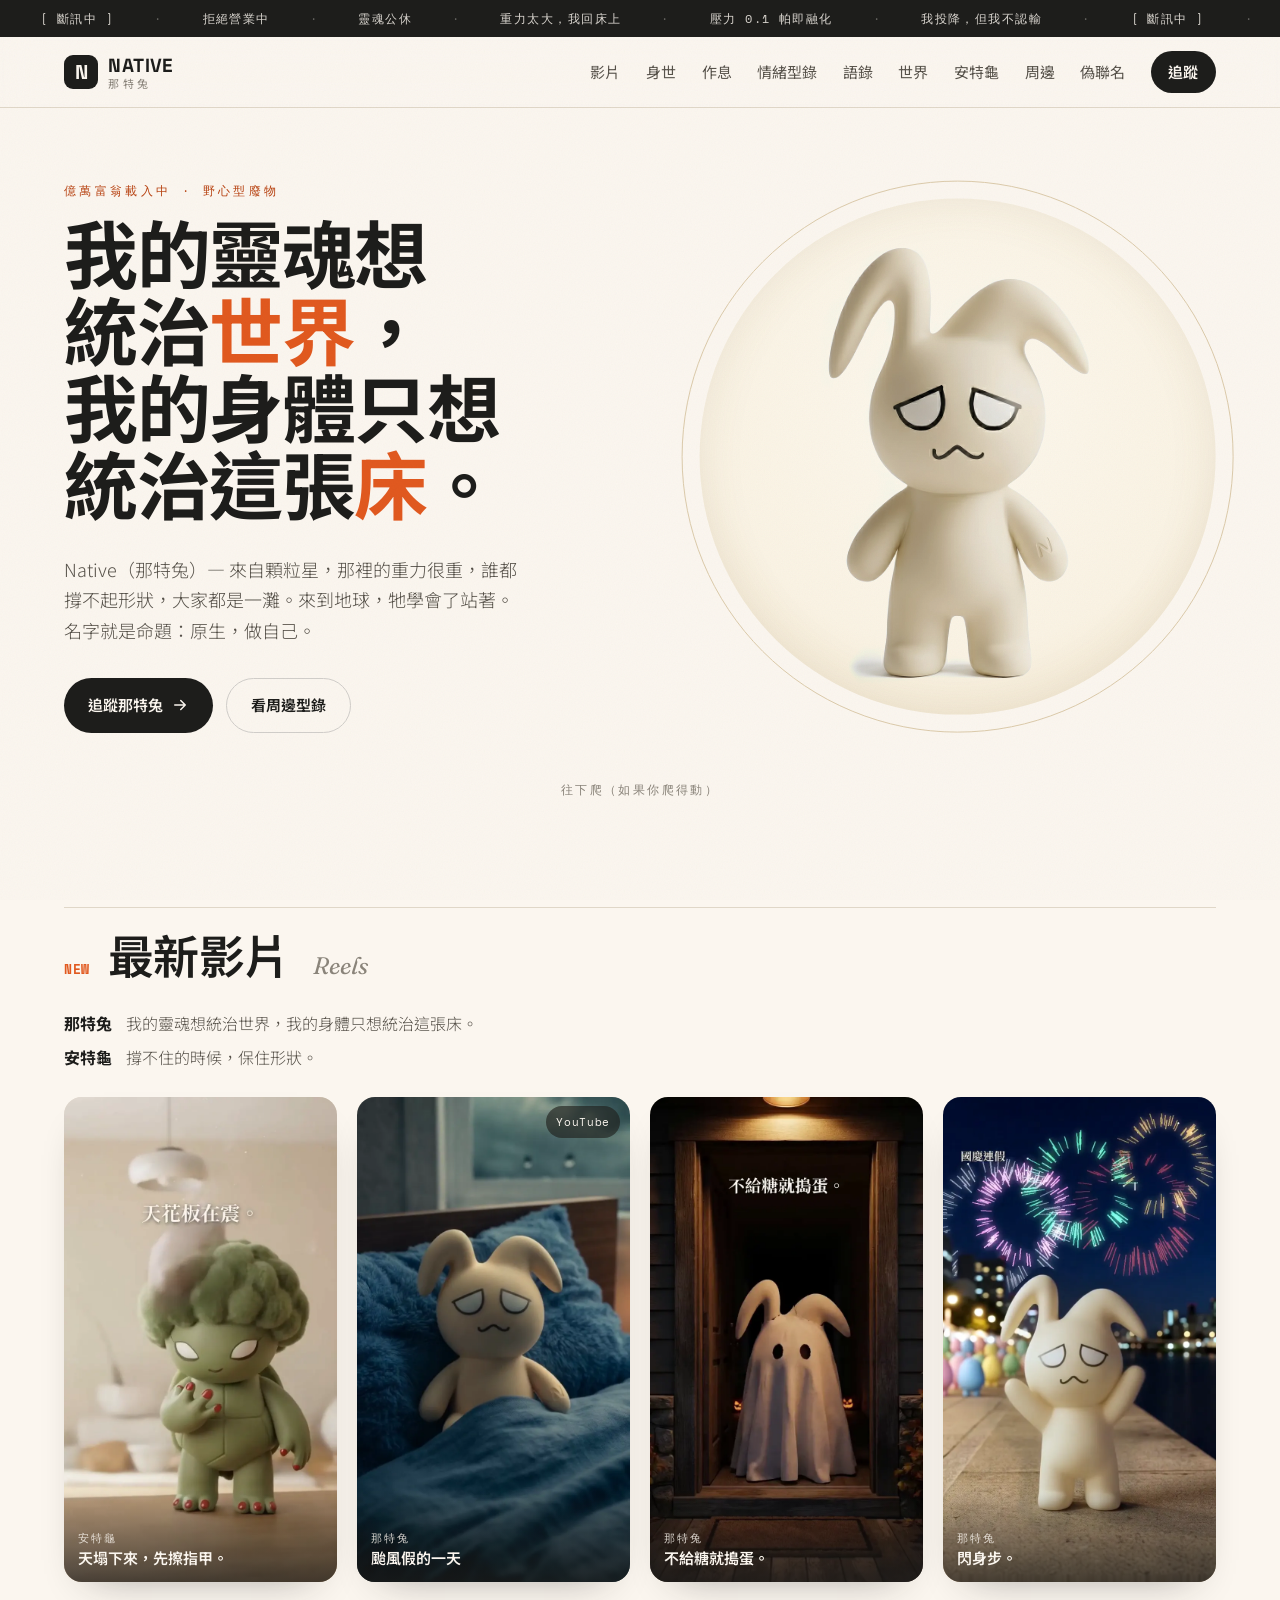
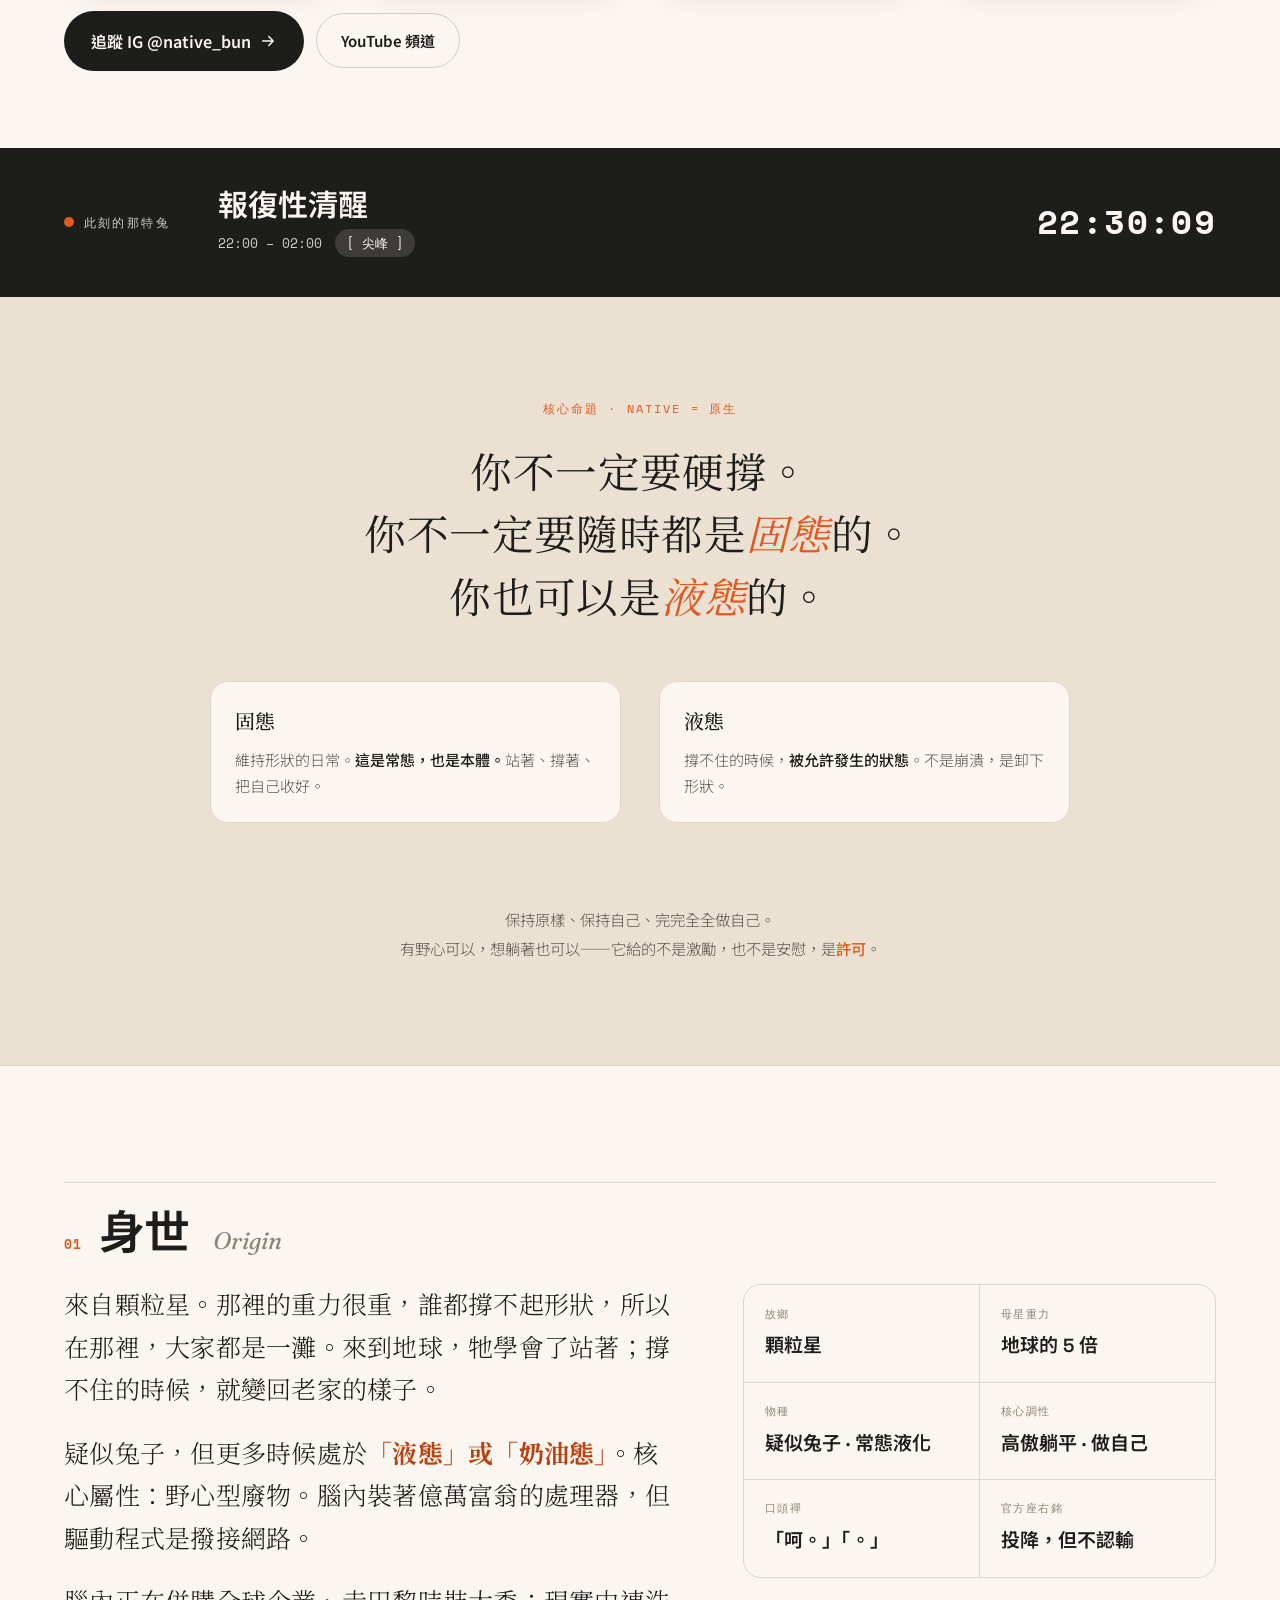
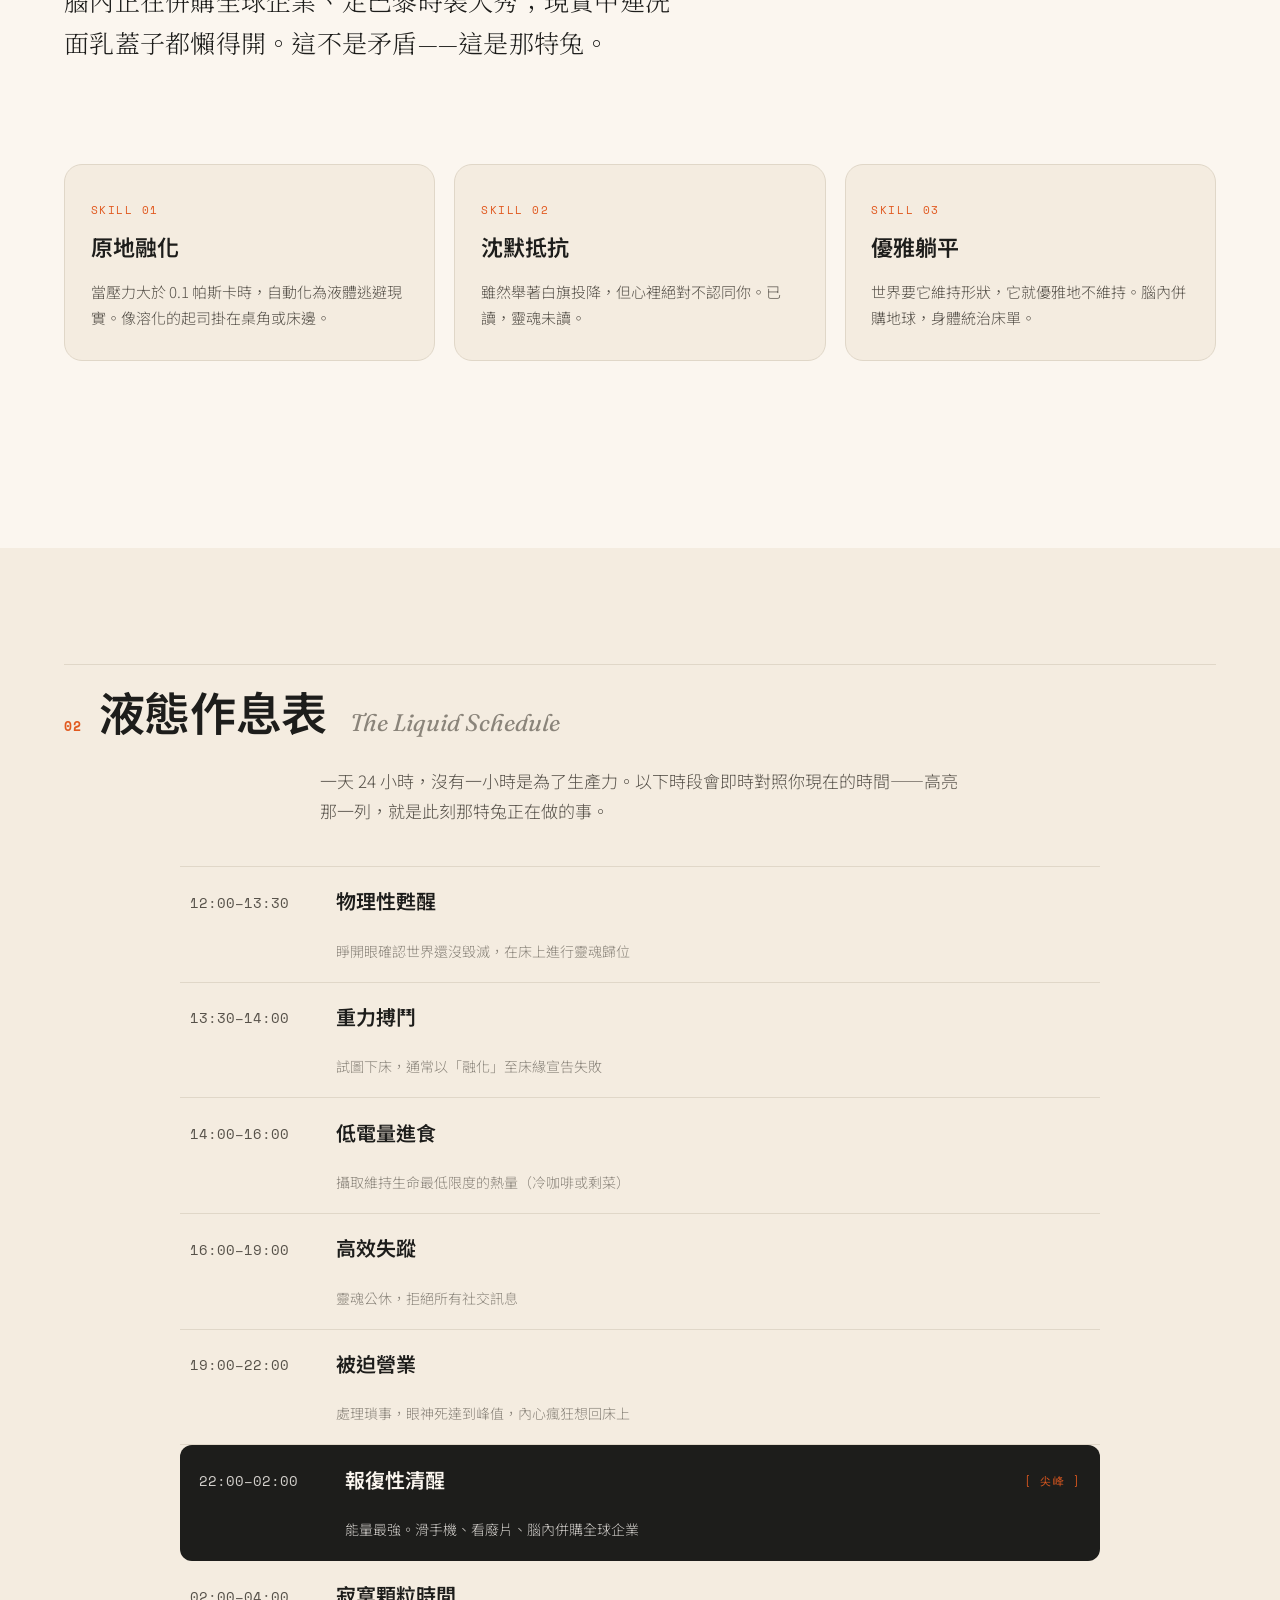
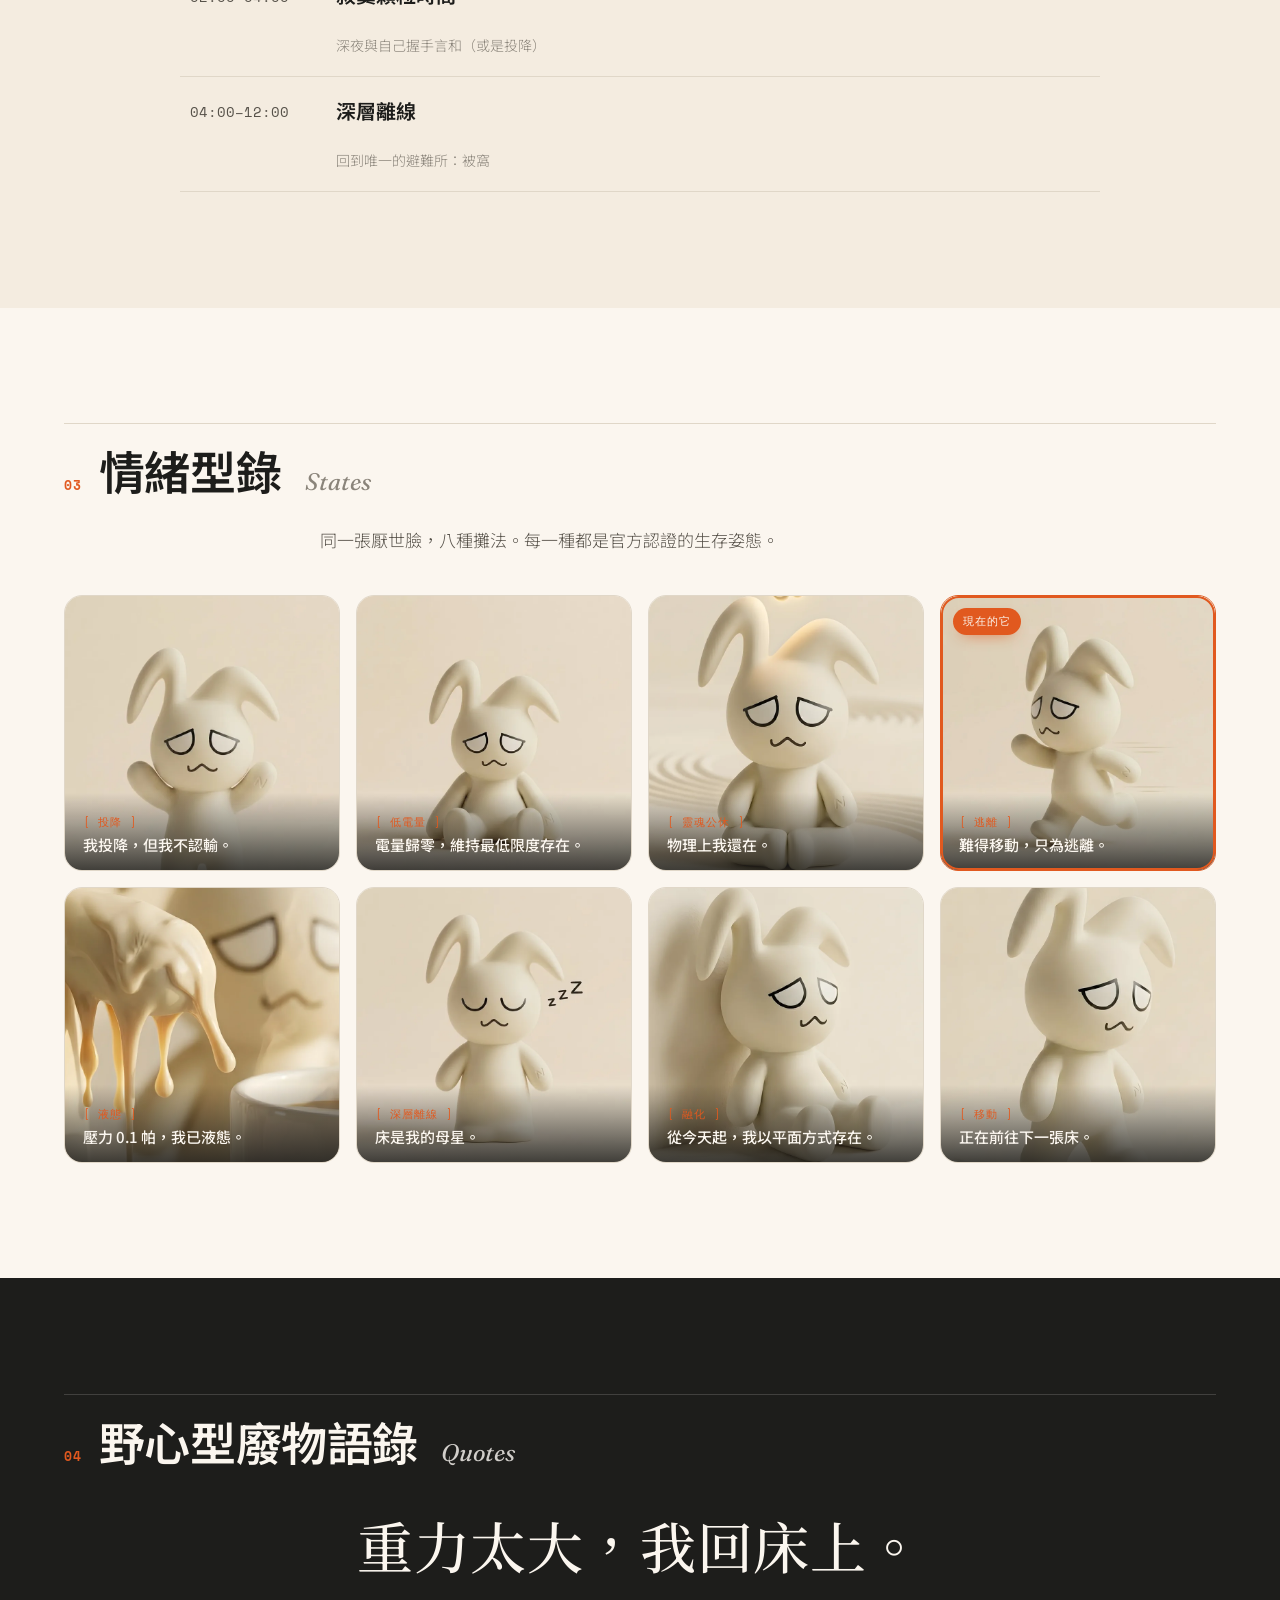
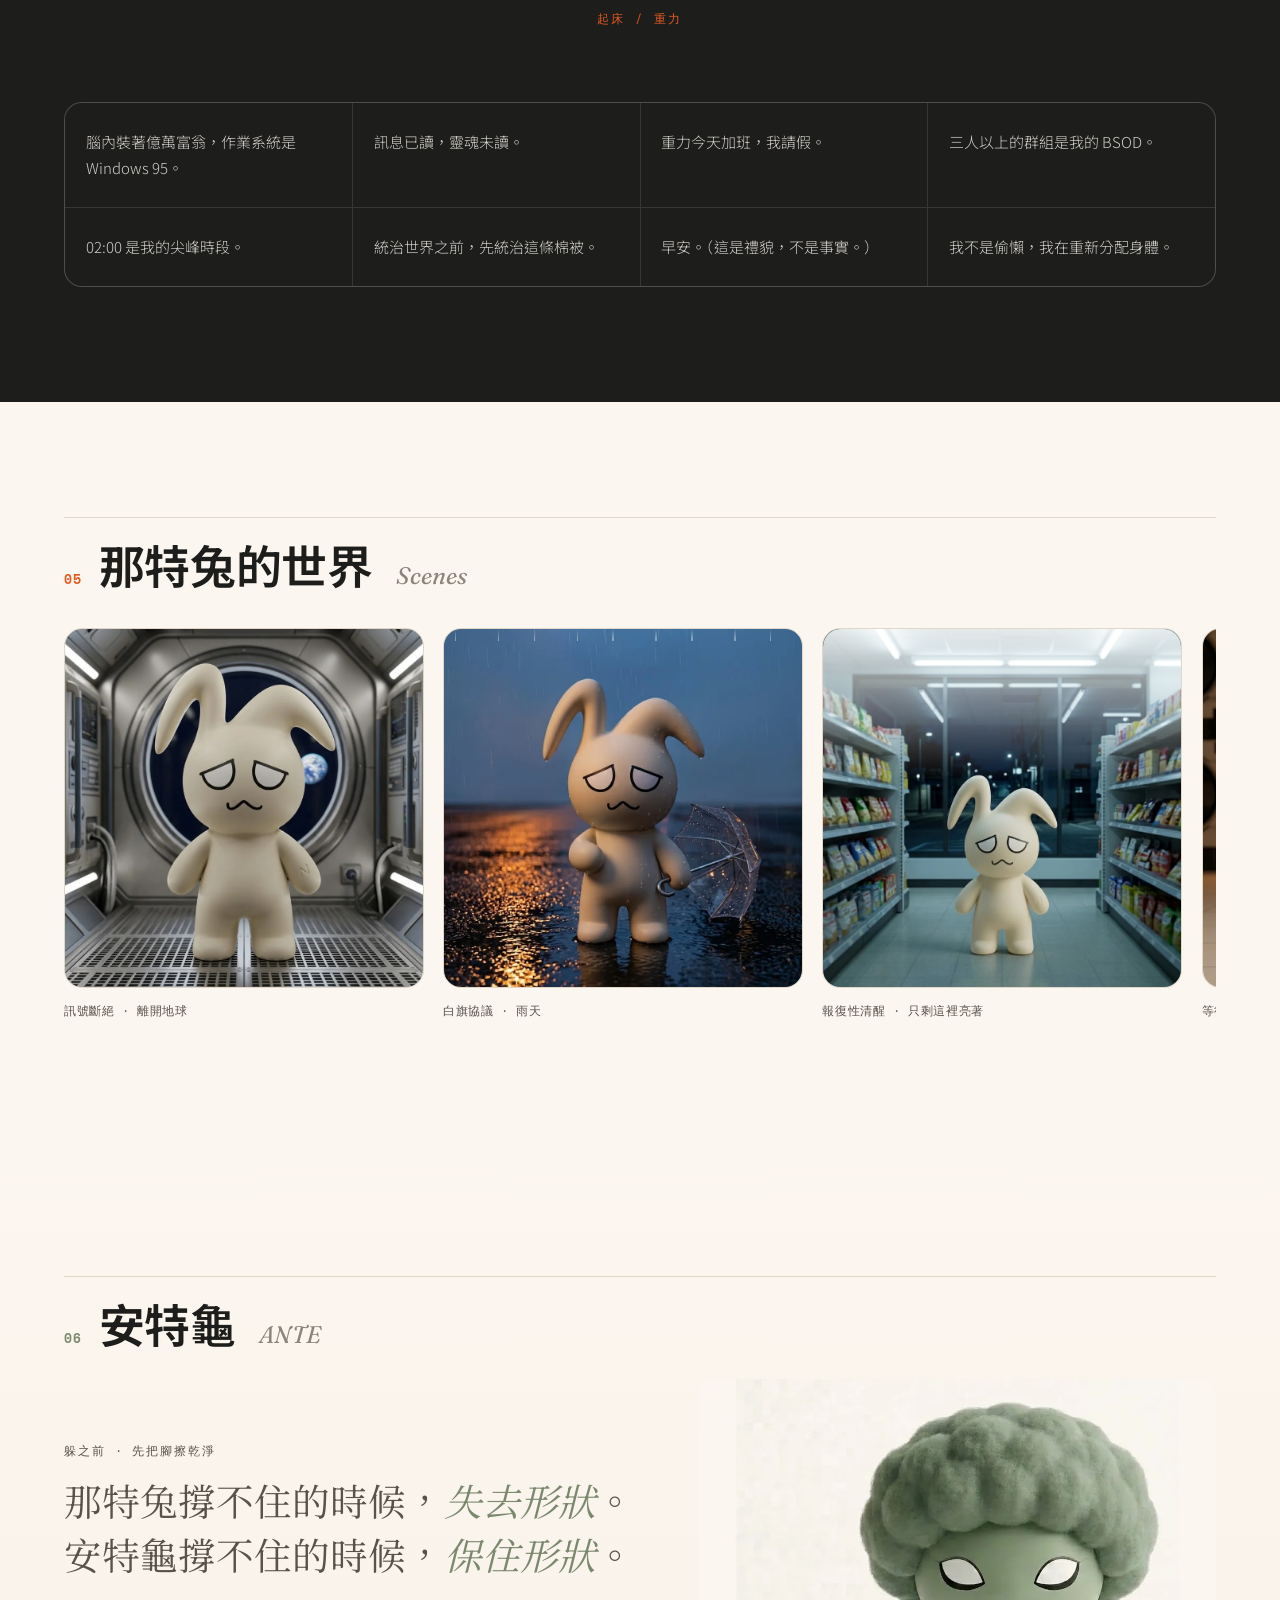
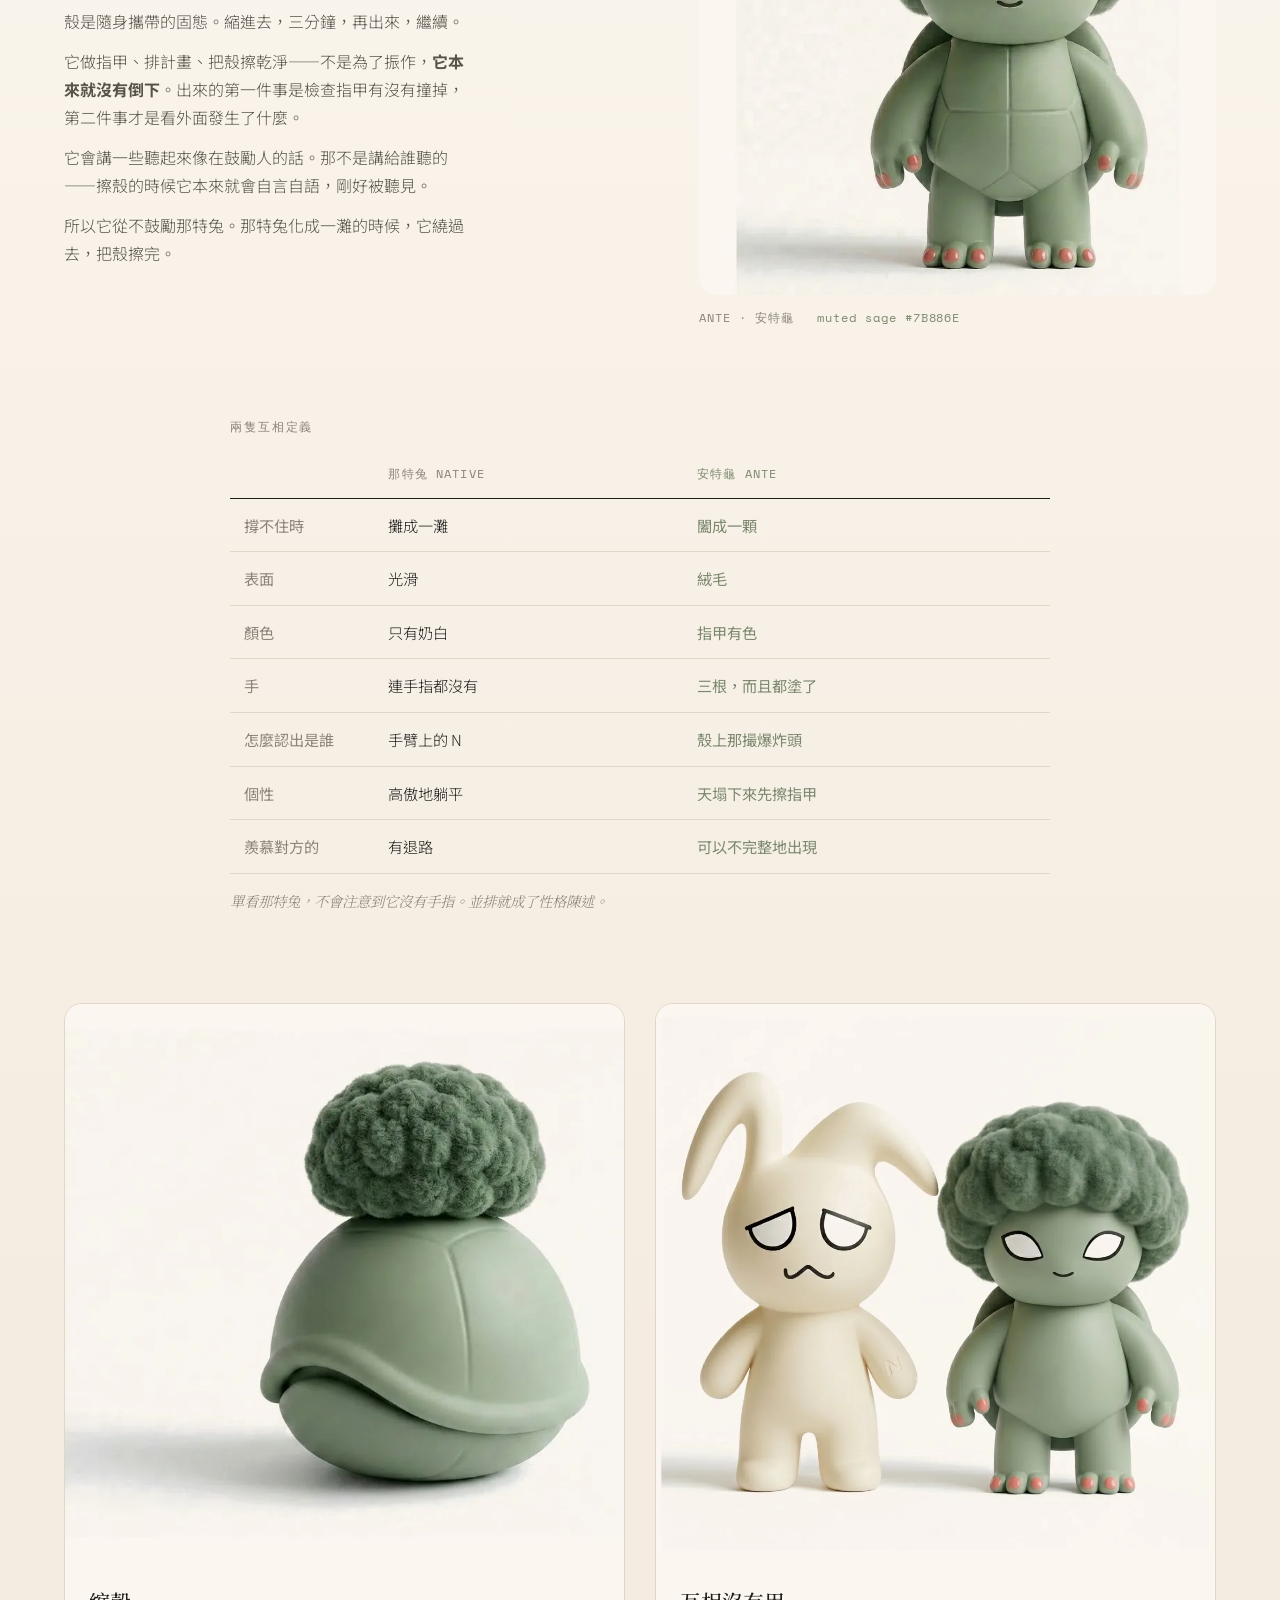
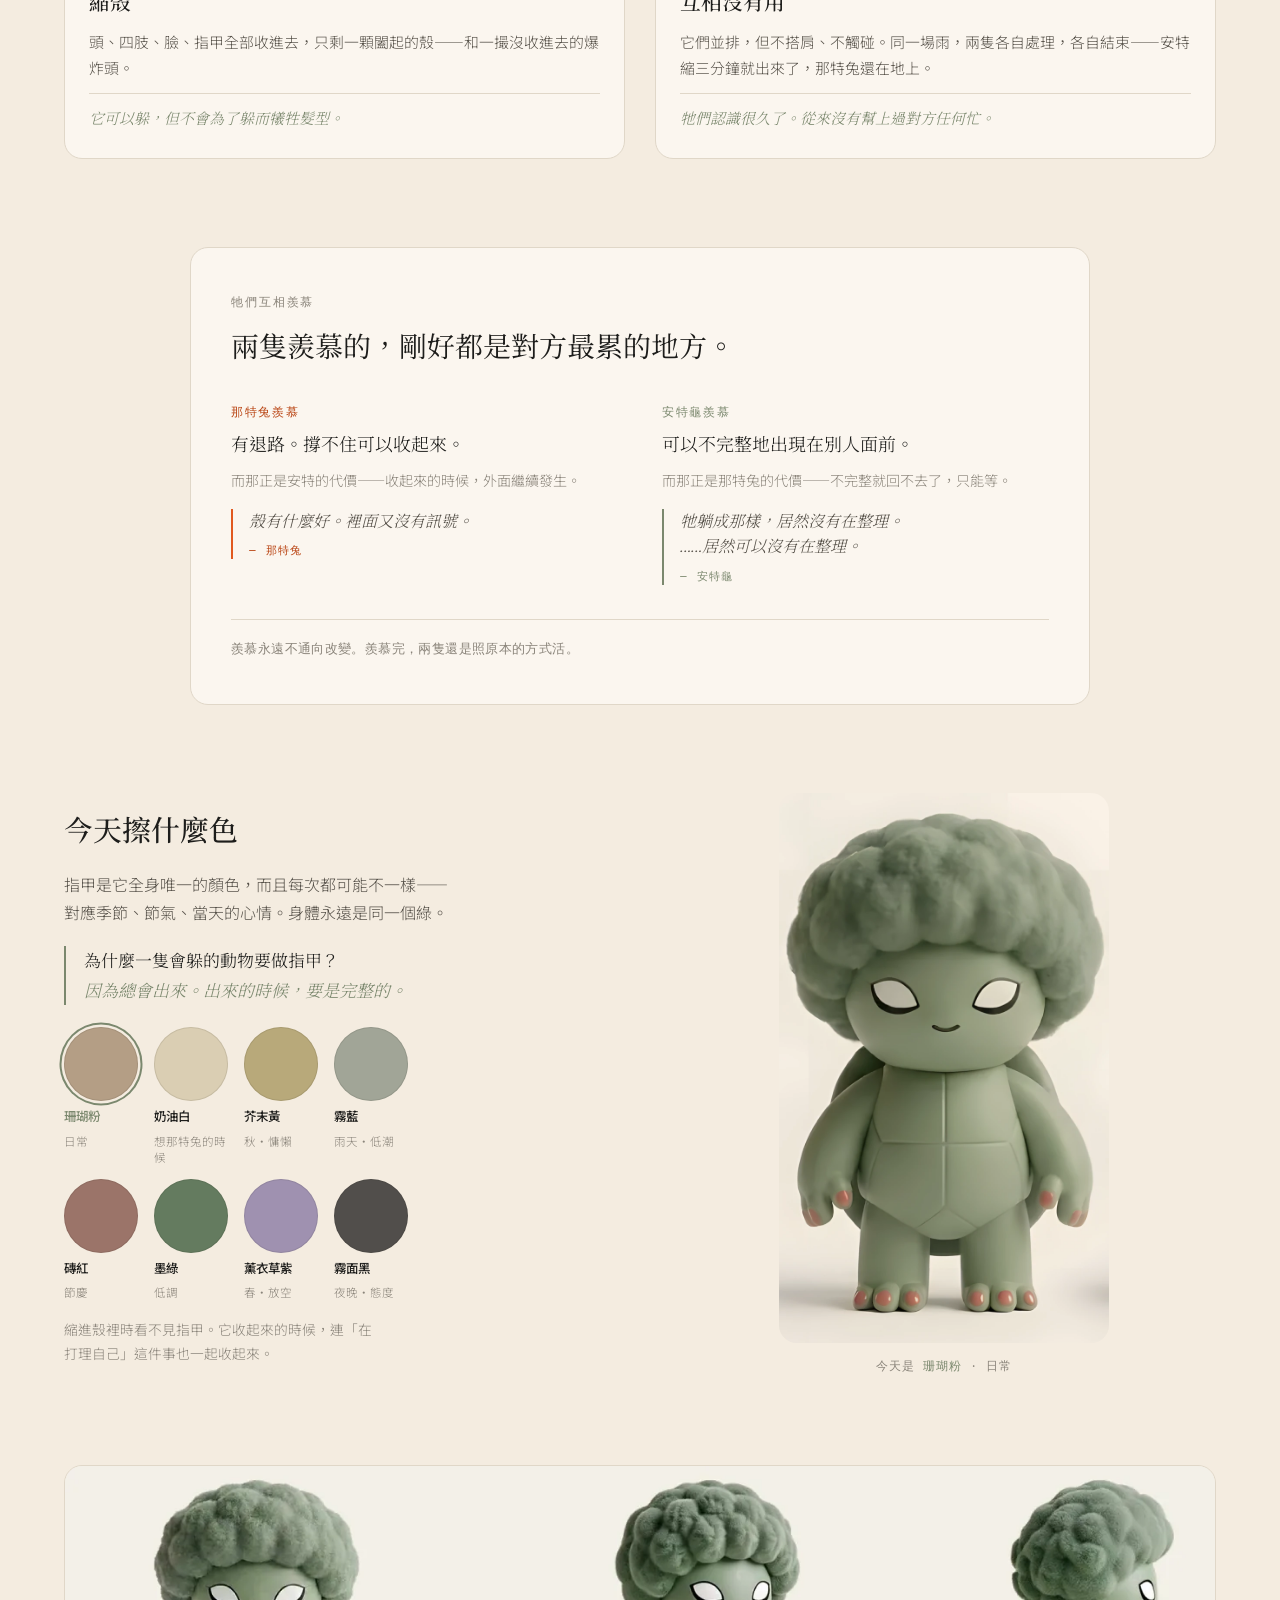
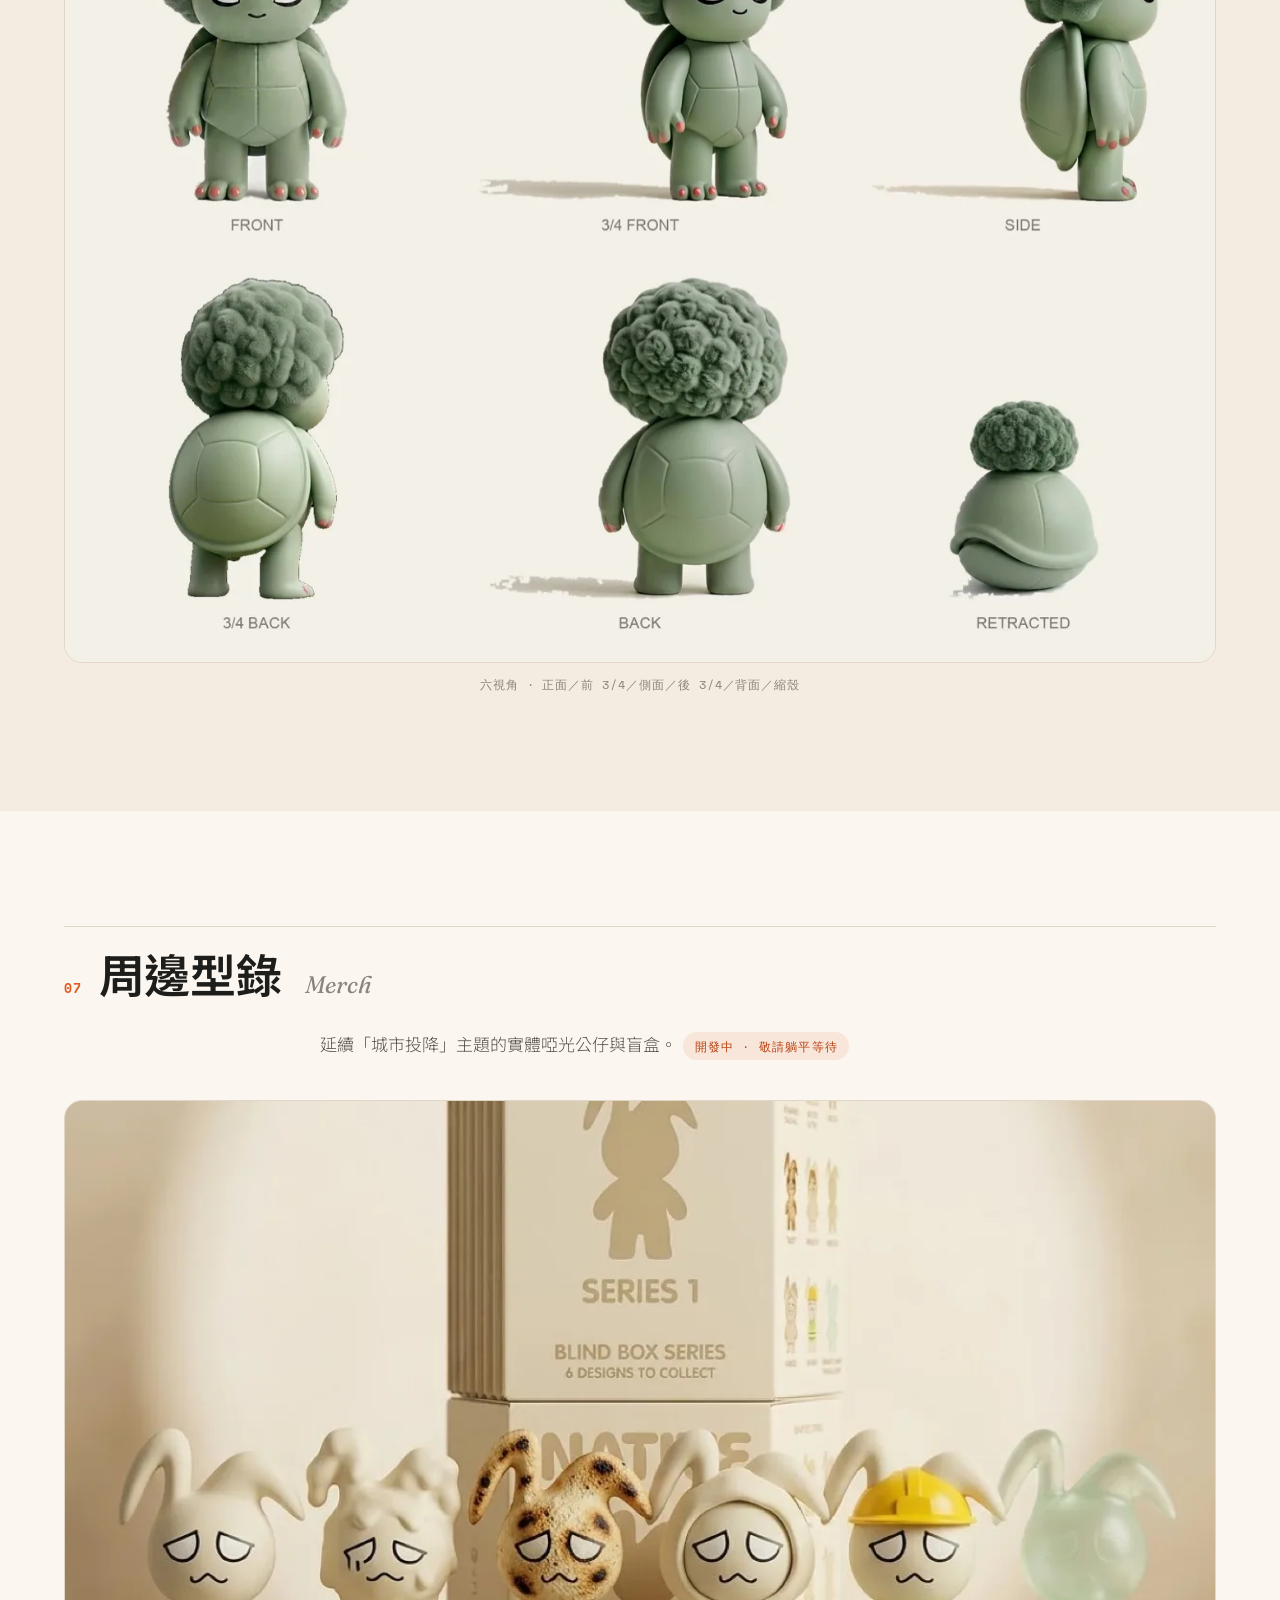
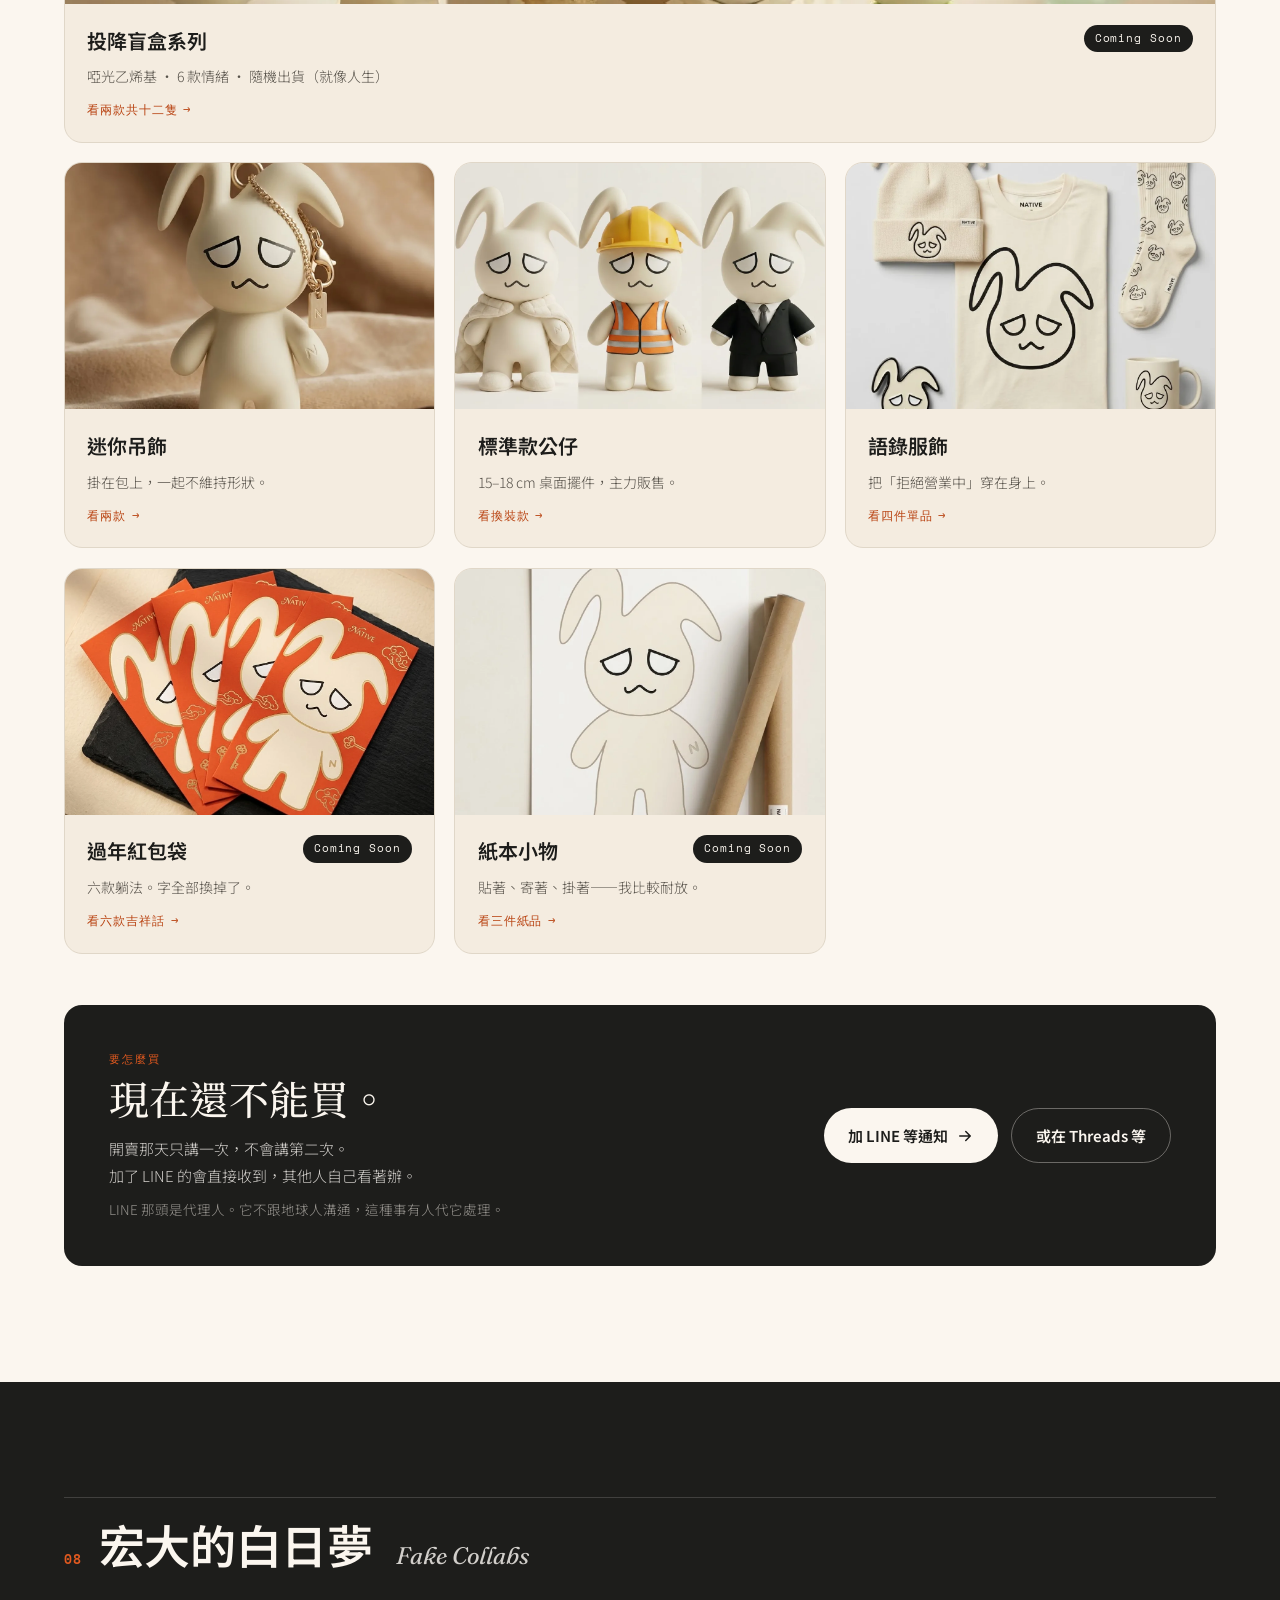
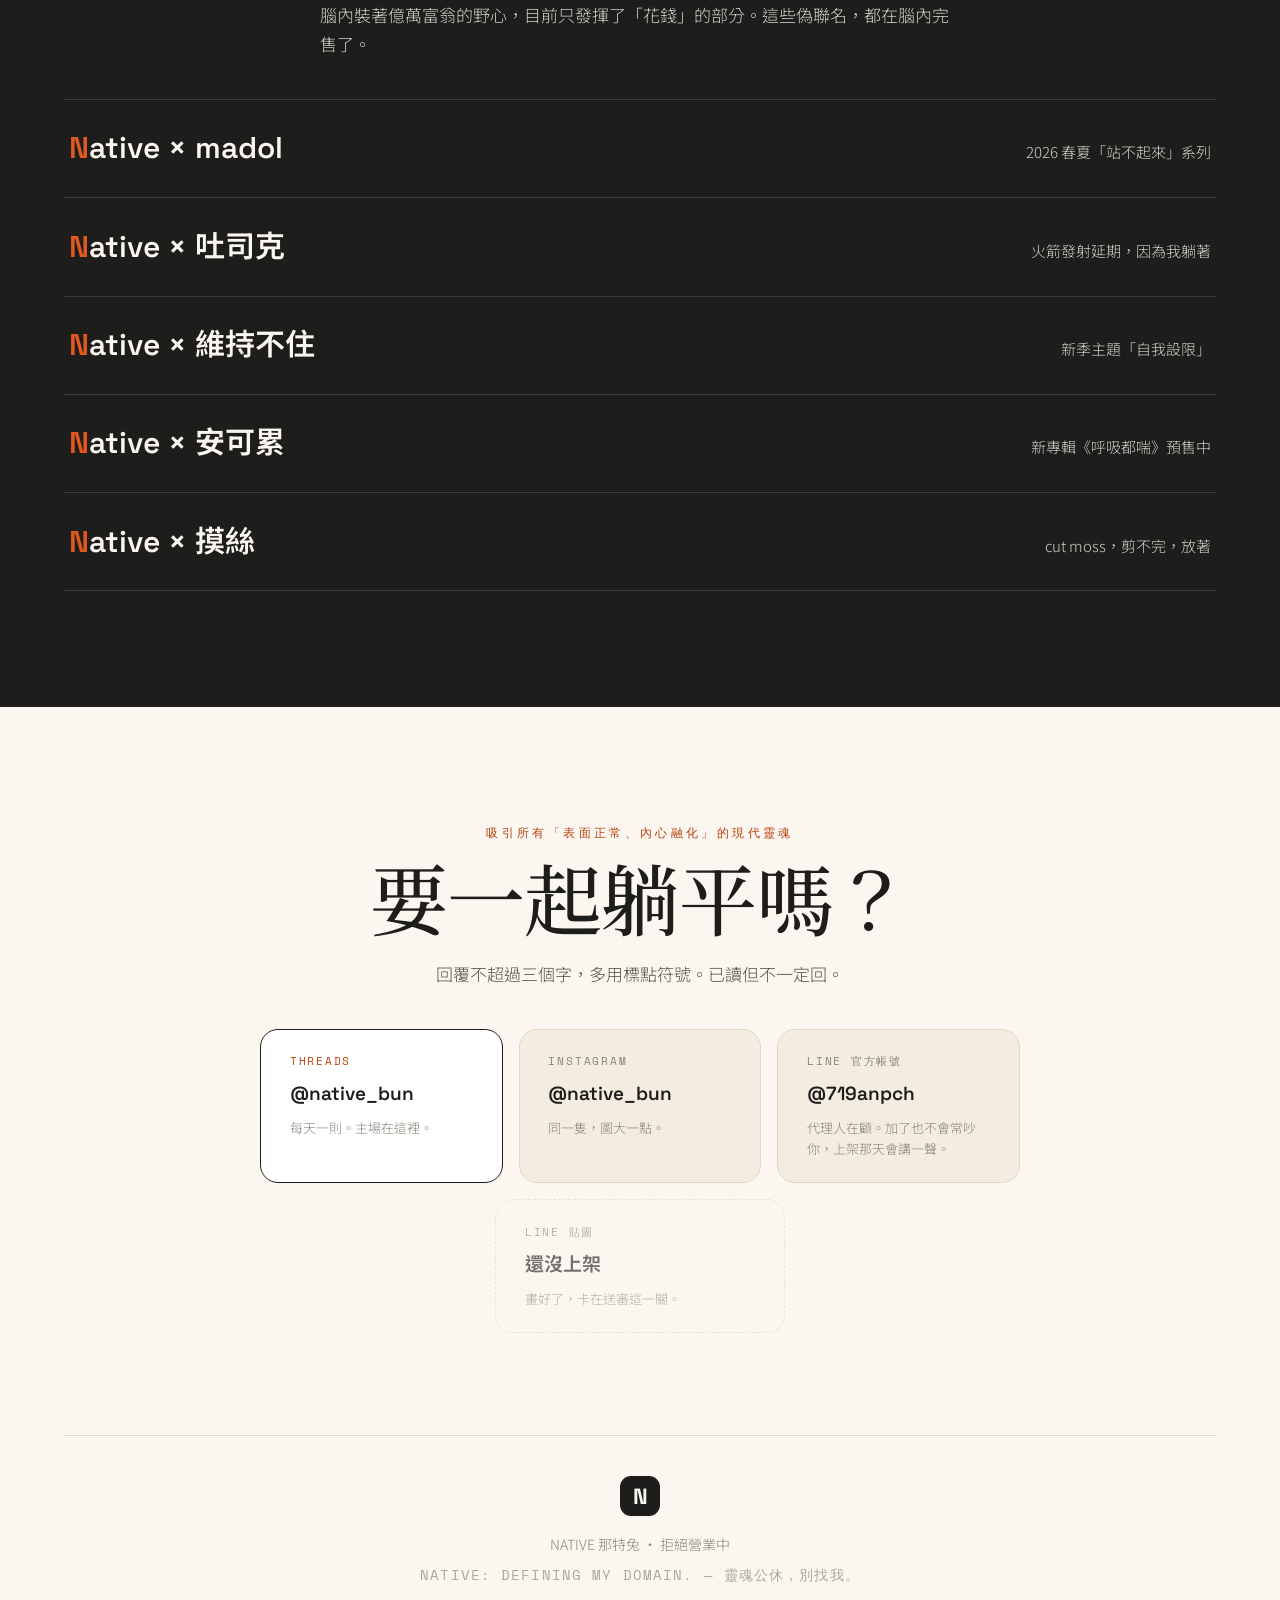
<file: index.html>
<!DOCTYPE html>
<html lang="zh-Hant">
<head>
<meta charset="UTF-8">
<meta name="viewport" content="width=device-width, initial-scale=1">
<title>NATIVE 那特兔 — 拒絕營業中</title>
<meta name="description" content="Native（那特兔）｜億萬富翁載入中。野心型廢物・做自己。我的靈魂想統治世界，我的身體只想統治這張床。">
<meta property="og:title" content="NATIVE 那特兔 — 拒絕營業中">
<meta property="og:description" content="我的靈魂想統治世界，我的身體只想統治這張床。">
<meta property="og:image" content="assets/hero_plain.webp">
<meta property="og:type" content="website">
<meta property="og:locale" content="zh_TW">
<meta property="og:image:alt" content="Native 那特兔本體：奶油色啞光乙烯基潮玩">
<meta property="og:url" content="https://native88888-rich.github.io/">
<link rel="canonical" href="https://native88888-rich.github.io/">
<meta name="twitter:card" content="summary_large_image">
<meta name="twitter:title" content="NATIVE 那特兔 — 拒絕營業中">
<meta name="twitter:description" content="我的靈魂想統治世界，我的身體只想統治這張床。">
<meta name="twitter:image" content="assets/hero_plain.webp">
<meta name="theme-color" content="#FBF6EF">
<link rel="preconnect" href="https://fonts.googleapis.com">
<link rel="preconnect" href="https://fonts.gstatic.com" crossorigin>
<link href="https://fonts.googleapis.com/css2?family=Fraunces:ital,opsz,wght@0,9..144,300..600;1,9..144,300..500&family=Space+Grotesk:wght@400;500;600;700&family=Space+Mono:wght@400;700&family=Noto+Sans+TC:wght@300;400;500;700&family=Noto+Serif+TC:wght@300;500;700&display=swap" rel="stylesheet">
<link rel="icon" href="data:image/svg+xml,%3Csvg xmlns='http://www.w3.org/2000/svg' viewBox='0 0 100 100'%3E%3Crect width='100' height='100' rx='22' fill='%23FBF6EF'/%3E%3Ctext x='50' y='72' font-family='Space Grotesk,sans-serif' font-size='68' font-weight='700' text-anchor='middle' fill='%231D1D1B'%3EN%3C/text%3E%3C/svg%3E">
<link rel="stylesheet" href="styles.css?v=20261029f">
</head>
<body>
<a class="skip" href="#main">跳到主要內容</a>

<div class="ticker" aria-hidden="true">
  <div class="ticker__track">
    <span>[ 斷訊中 ]</span><span>拒絕營業中</span><span>靈魂公休</span><span>重力太大，我回床上</span><span>壓力 0.1 帕即融化</span><span>我投降，但我不認輸</span><span>[ 斷訊中 ]</span><span>拒絕營業中</span><span>靈魂公休</span><span>重力太大，我回床上</span><span>壓力 0.1 帕即融化</span><span>我投降，但我不認輸</span>
  </div>
</div>

<header class="nav" id="top">
  <a class="nav__brand" href="#top" aria-label="Native 首頁">
    <span class="nav__mark">N</span>
    <span class="nav__name">NATIVE<em>那特兔</em></span>
  </a>
  <nav class="nav__links" aria-label="主導覽">
    <a href="#reels">影片</a>
    <a href="#about">身世</a>
    <a href="#schedule">作息</a>
    <a href="#states">情緒型錄</a>
    <a href="#quotes">語錄</a>
    <a href="#world">世界</a>
    <a href="#ante">安特龜</a>
    <a href="#merch">周邊</a>
    <a href="#dreams">偽聯名</a>
    <a href="#follow" class="nav__cta">追蹤</a>
  </nav>
  <button class="nav__burger" id="burger" aria-label="開啟選單" aria-expanded="false">
    <span></span><span></span>
  </button>
</header>

<main id="main">

<section class="hero">
  <div class="hero__grid">
    <div class="hero__copy">
      <p class="eyebrow">億萬富翁載入中 · 野心型廢物</p>
      <h1 class="hero__title">
        <span>我的靈魂想</span>
        <span>統治<em>世界</em>，</span>
        <span>我的身體只想</span>
        <span>統治這張<em>床</em>。</span>
      </h1>
      <p class="hero__sub">Native（那特兔）— 來自顆粒星，那裡的重力很重，誰都撐不起形狀，大家都是一灘。來到地球，牠學會了站著。名字就是命題：原生，做自己。</p>
      <div class="hero__actions">
        <a class="btn btn--primary" href="#follow">追蹤那特兔<svg viewBox="0 0 24 24" width="18" height="18" fill="none" stroke="currentColor" stroke-width="2" stroke-linecap="round" stroke-linejoin="round"><path d="M5 12h14M13 6l6 6-6 6"/></svg></a>
        <a class="btn btn--ghost" href="#merch">看周邊型錄</a>
      </div>
    </div>
    <div class="hero__art" id="heroArt" tabindex="0" role="button" aria-expanded="false" aria-controls="heroTag" aria-label="顯示 N 壓印說明">
      <div class="hero__disc"></div>
      <img src="assets/hero_plain.webp" data-hw-src="assets/halloween_hero.webp" data-hw-alt="那特兔披著鬼床單扮鬼，兩隻耳朵從床單穿出來" alt="Native 那特兔本體：奶油色啞光乙烯基潮玩，厭世半月眼、不對稱雙耳" width="1200" height="1200" fetchpriority="high">
      <div class="hero__tag hero__tag--n" id="heroTag">凹陷「N」壓印 · 代表 Native ／ 原生</div>
    </div>
  </div>
  <div class="hero__scroll"><span>往下爬（如果你爬得動）</span></div>
</section>

<section class="reels" id="reels" aria-labelledby="reelsTitle">
  <div class="section__head">
    <span class="section__idx">NEW</span>
    <h2 class="section__title" id="reelsTitle">最新影片 <em>Reels</em></h2>
  </div>
  <div class="reels__who">
    <p><b>那特兔</b>我的靈魂想統治世界，我的身體只想統治這張床。</p>
    <p><b>安特龜</b>撐不住的時候，保住形狀。</p>
  </div>
  <div class="reels__row">
    <article class="reel">
      <a class="reel__link" href="https://www.instagram.com/native_bun/" target="_blank" rel="noopener" aria-label="安特龜〈天塌下來，先擦指甲。〉在 Instagram 看">
        <video class="reel__v" src="assets/video/reel_ante_nails.mp4" poster="assets/reel_ante_nails_poster.webp" muted loop playsinline preload="none" width="720" height="1280" aria-hidden="true"></video>
        <span class="reel__cap"><span class="reel__who">安特龜</span>天塌下來，先擦指甲。</span>
      </a>
    </article>
    <article class="reel">
      <a class="reel__link" href="https://www.instagram.com/native_bun/" target="_blank" rel="noopener" aria-label="那特兔〈颱風假的一天〉在 Instagram 看">
        <video class="reel__v" src="assets/video/reel_typhoon_day.mp4" poster="assets/reel_typhoon_day_poster.webp" muted loop playsinline preload="none" width="720" height="1280" aria-hidden="true"></video>
        <span class="reel__cap"><span class="reel__who">那特兔</span>颱風假的一天</span>
      </a>
      <a class="reel__yt" href="https://youtube.com/shorts/vhsDcId8Ma8" target="_blank" rel="noopener">YouTube</a>
    </article>
    <article class="reel">
      <a class="reel__link" href="https://www.instagram.com/native_bun/" target="_blank" rel="noopener" aria-label="那特兔〈不給糖就搗蛋。〉在 Instagram 看">
        <video class="reel__v" src="assets/video/reel_halloween.mp4" poster="assets/reel_halloween_poster.webp" muted loop playsinline preload="none" width="720" height="1280" aria-hidden="true"></video>
        <span class="reel__cap"><span class="reel__who">那特兔</span>不給糖就搗蛋。</span>
      </a>
    </article>
    <article class="reel">
      <a class="reel__link" href="https://www.instagram.com/native_bun/" target="_blank" rel="noopener" aria-label="那特兔〈閃身步〉在 Instagram 看">
        <video class="reel__v" src="assets/video/reel_national_day.mp4" poster="assets/reel_national_day_poster.webp" muted loop playsinline preload="none" width="720" height="1280" aria-hidden="true"></video>
        <span class="reel__cap"><span class="reel__who">那特兔</span>閃身步。</span>
      </a>
    </article>
  </div>
  <div class="reels__cta">
    <a class="btn btn--primary btn--ig" href="https://www.instagram.com/native_bun/" target="_blank" rel="noopener">追蹤 IG @native_bun
      <svg viewBox="0 0 24 24" width="18" height="18" fill="none" stroke="currentColor" stroke-width="2" stroke-linecap="round" stroke-linejoin="round"><path d="M5 12h14M13 6l6 6-6 6"/></svg></a>
    <a class="btn btn--ghost" href="https://www.youtube.com/channel/UCAhAvVPeSUpi4-5xOSkR2rQ" target="_blank" rel="noopener">YouTube 頻道</a>
  </div>
</section>

<section class="status" aria-label="那特兔此刻狀態">
  <div class="status__inner">
    <div class="status__left">
      <span class="status__dot"></span>
      <span class="status__label">此刻的那特兔</span>
    </div>
    <div class="status__body">
      <p class="status__act" id="statusAct">連線中…</p>
      <p class="status__meta"><span id="statusRange">--:--</span><span id="statusTag" class="status__pill">…</span></p>
    </div>
    <p class="status__clock" id="clock">--:--:--</p>
  </div>
</section>

<section class="thesis" aria-label="核心命題">
  <div class="thesis__inner">
    <p class="thesis__eyebrow">核心命題 · Native = 原生</p>
    <blockquote class="thesis__quote">
      你不一定要硬撐。<br>
      你不一定要隨時都是<em>固態</em>的。<br>
      你也可以是<em>液態</em>的。
    </blockquote>
    <div class="thesis__pair">
      <div class="tcard tcard--solid">
        <div class="tcard__stage" aria-hidden="true">
          <img class="tcard__a" src="assets/t_solid.webp" alt="" loading="lazy" width="520" height="859">
        </div>
        <h3>固態</h3>
        <p>維持形狀的日常。<b>這是常態，也是本體。</b>站著、撐著、把自己收好。</p>
      </div>
      <div class="tcard tcard--liquid">
        <div class="tmelt" aria-hidden="true">
          <span class="tmelt__slab"></span>
          <i style="--x:16%;--s:18px;--d:22px;--t:0.00s"></i>
          <i style="--x:34%;--s:14px;--d:13px;--t:0.05s"></i>
          <i style="--x:52%;--s:20px;--d:32px;--t:0.10s"></i>
          <i style="--x:70%;--s:15px;--d:18px;--t:0.15s"></i>
          <i style="--x:86%;--s:17px;--d:24px;--t:0.20s"></i>
        </div>
        <div class="tcard__stage" aria-hidden="true">
          <img class="tcard__a" src="assets/t_solid.webp" alt="" loading="lazy" width="520" height="859">
          <img class="tcard__b" src="assets/t_liquid.webp" alt="" loading="lazy" width="520" height="402">
        </div>
        <h3>液態</h3>
        <p>撐不住的時候，<b>被允許發生的狀態</b>。不是崩潰，是卸下形狀。</p>
      </div>
    </div>
    <p class="thesis__foot">保持原樣、保持自己、完完全全做自己。<br>
      有野心可以，想躺著也可以——它給的不是激勵，也不是安慰，是<em>許可</em>。</p>
  </div>
</section>

<section class="about" id="about">
  <div class="section__head">
    <span class="section__idx">01</span>
    <h2 class="section__title">身世 <em>Origin</em></h2>
  </div>
  <div class="about__grid">
    <div class="about__lead reveal">
      <p>來自顆粒星。那裡的重力很重，誰都撐不起形狀，所以在那裡，大家都是一灘。來到地球，牠學會了站著；撐不住的時候，就變回老家的樣子。</p>
      <p>疑似兔子，但更多時候處於<strong>「液態」或「奶油態」</strong>。核心屬性：野心型廢物。腦內裝著億萬富翁的處理器，但驅動程式是撥接網路。</p>
      <p>腦內正在併購全球企業、走巴黎時裝大秀；現實中連洗面乳蓋子都懶得開。這不是矛盾——這是那特兔。</p>
    </div>
    <dl class="about__stats">
      <div class="reveal"><dt>故鄉</dt><dd>顆粒星</dd></div>
      <div class="reveal"><dt>母星重力</dt><dd>地球的 5 倍</dd></div>
      <div class="reveal"><dt>物種</dt><dd>疑似兔子 · 常態液化</dd></div>
      <div class="reveal"><dt>核心調性</dt><dd>高傲躺平 · 做自己</dd></div>
      <div class="reveal"><dt>口頭禪</dt><dd>「呵。」「。」</dd></div>
      <div class="reveal"><dt>官方座右銘</dt><dd>投降，但不認輸</dd></div>
    </dl>
  </div>
  <div class="skills">

    <article class="skill skill--melt reveal">
      <div class="meltl" aria-hidden="true">
        <span class="meltl__slab"></span>
        <i style="--x:9%;--s:26px;--d:34px;--t:0.00s"></i>
        <i style="--x:20%;--s:20px;--d:20px;--t:0.05s"></i>
        <i style="--x:31%;--s:34px;--d:50px;--t:0.10s"></i>
        <i style="--x:43%;--s:22px;--d:26px;--t:0.15s"></i>
        <i style="--x:54%;--s:36px;--d:60px;--t:0.20s"></i>
        <i style="--x:65%;--s:24px;--d:28px;--t:0.25s"></i>
        <i style="--x:76%;--s:32px;--d:44px;--t:0.30s"></i>
        <i style="--x:87%;--s:18px;--d:18px;--t:0.35s"></i>
        <i style="--x:95%;--s:22px;--d:24px;--t:0.40s"></i>
      </div>
      <div class="skill__in">
        <span class="skill__no">SKILL 01</span>
        <h3 class="melth" aria-label="原地融化"><span style="--i:0">原</span><span style="--i:1">地</span><span style="--i:2">融</span><span style="--i:3">化</span></h3>
        <p>當壓力大於 0.1 帕斯卡時，自動化為液體逃避現實。像溶化的起司掛在桌角或床邊。</p>
      </div>
    </article>

    <article class="skill skill--deny reveal">
      <div class="deny__bun" aria-hidden="true">
        <svg class="deny__flag" viewBox="0 0 54 60" focusable="false">
          <line x1="6" y1="4" x2="6" y2="58"/>
          <path class="deny__cloth" d="M8 6 C18 3,24 11,33 9 C41 7.2,45 9.6,49 8 L49 23 C45 24.6,41 22.2,33 24 C24 26,18 18,8 21 Z"/>
        </svg>
        <img src="assets/mini_surrender.webp" alt="" width="40" height="66" loading="lazy">
      </div>
      <div class="skill__in">
        <span class="skill__no">SKILL 02</span>
        <h3>沈默抵抗</h3>
        <p>雖然舉著白旗投降，但心裡絕對不認同你。已讀，靈魂未讀。</p>
      </div>
    </article>

    <article class="skill skill--flat reveal">
      <span class="bed__head" aria-hidden="true"></span>
      <span class="bed__pillow" aria-hidden="true"></span>
      <span class="bed__quilt" aria-hidden="true"></span>
      <span class="bed__legs" aria-hidden="true"><i></i><i></i></span>
      <div class="skill__in">
        <span class="skill__no">SKILL 03</span>
        <h3>優雅躺平</h3>
        <p>世界要它維持形狀，它就優雅地不維持。腦內併購地球，身體統治床單。</p>
      </div>
    </article>
  </div>
</section>

<section class="schedule" id="schedule">
  <div class="section__head">
    <span class="section__idx">02</span>
    <h2 class="section__title">液態作息表 <em>The Liquid Schedule</em></h2>
  </div>
  <p class="section__intro">一天 24 小時，沒有一小時是為了生產力。以下時段會即時對照你現在的時間——高亮那一列，就是此刻那特兔正在做的事。</p>
  <ol class="sched" id="schedList"></ol>
</section>

<section class="states" id="states">
  <div class="section__head">
    <span class="section__idx">03</span>
    <h2 class="section__title">情緒型錄 <em>States</em></h2>
  </div>
  <p class="section__intro">同一張厭世臉，八種攤法。每一種都是官方認證的生存姿態。</p>
  <div class="bento">
    <figure class="bento__cell reveal" data-anim="raise" data-act="物理性甦醒">
      <img loading="lazy" src="assets/state_surrender.webp" alt="Native 舉起雙手投降的姿勢" width="800" height="800">
      <figcaption><span class="bento__k">[ 投降 ]</span>我投降，但我不認輸。</figcaption>
      <span class="bento__now" hidden>現在的它</span>
    </figure>
    <figure class="bento__cell reveal" data-anim="drain" data-act="低電量進食">
      <img loading="lazy" src="assets/state_sitting.webp" alt="Native 癱坐著的姿勢" width="800" height="800">
      <figcaption><span class="bento__k">[ 低電量 ]</span>電量歸零，維持最低限度存在。</figcaption>
      <span class="bento__now" hidden>現在的它</span>
    </figure>
    <figure class="bento__cell reveal" data-anim="breathe" data-act="高效失蹤">
      <img loading="lazy" src="assets/state_meditation.webp" alt="Native 盤腿冥想的姿勢" width="800" height="800">
      <figcaption><span class="bento__k">[ 靈魂公休 ]</span>物理上我還在。</figcaption>
      <span class="bento__now" hidden>現在的它</span>
    </figure>
    <figure class="bento__cell reveal" data-anim="dash" data-act="報復性清醒">
      <img loading="lazy" src="assets/state_running.webp" alt="Native 奔跑的姿勢" width="800" height="800">
      <figcaption><span class="bento__k">[ 逃離 ]</span>難得移動，只為逃離。</figcaption>
      <span class="bento__now" hidden>現在的它</span>
    </figure>
    <figure class="bento__cell reveal" data-anim="drip" data-act="寂寞顆粒時間">
      <img loading="lazy" src="assets/state_melting.webp" alt="Native 融化成液態的特寫" width="800" height="800">
      <figcaption><span class="bento__k">[ 液態 ]</span>壓力 0.1 帕，我已液態。</figcaption>
      <span class="bento__now" hidden>現在的它</span>
    </figure>
    <figure class="bento__cell reveal" data-anim="float" data-act="深層離線">
      <img loading="lazy" src="assets/state_sleeping.webp" alt="Native 睡著的姿勢" width="800" height="800">
      <figcaption><span class="bento__k">[ 深層離線 ]</span>床是我的母星。</figcaption>
      <span class="bento__now" hidden>現在的它</span>
    </figure>
    <figure class="bento__cell reveal" data-anim="slide" data-act="重力搏鬥">
      <img loading="lazy" src="assets/state_wallslide.webp" alt="Native 靠牆滑下融化的姿勢" width="800" height="800">
      <figcaption><span class="bento__k">[ 融化 ]</span>從今天起，我以平面方式存在。</figcaption>
      <span class="bento__now" hidden>現在的它</span>
    </figure>
    <figure class="bento__cell reveal" data-anim="sway" data-act="被迫營業">
      <img loading="lazy" src="assets/state_walking.webp" alt="Native 走路的姿勢" width="800" height="800">
      <figcaption><span class="bento__k">[ 移動 ]</span>正在前往下一張床。</figcaption>
      <span class="bento__now" hidden>現在的它</span>
    </figure>
  </div>
</section>

<section class="quotes" id="quotes">
  <div class="section__head section__head--light">
    <span class="section__idx">04</span>
    <h2 class="section__title">野心型廢物語錄 <em>Quotes</em></h2>
  </div>
  <div class="quotes__stage">
    <blockquote id="quoteText">醒了，但沒完全醒。</blockquote>
    <p class="quotes__cat" id="quoteCat">起床 / 重力</p>
  </div>
  <div class="quotes__grid">
    <p class="reveal">腦內裝著億萬富翁，作業系統是 Windows 95。</p>
    <p class="reveal">訊息已讀，靈魂未讀。</p>
    <p class="reveal">重力今天加班，我請假。</p>
    <p class="reveal">三人以上的群組是我的 BSOD。</p>
    <p class="reveal">02:00 是我的尖峰時段。</p>
    <p class="reveal">統治世界之前，先統治這條棉被。</p>
    <p class="reveal">早安。（這是禮貌，不是事實。）</p>
    <p class="reveal">我不是偷懶，我在重新分配身體。</p>
  </div>
</section>

<section class="world" id="world">
  <div class="section__head">
    <span class="section__idx">05</span>
    <h2 class="section__title">那特兔的世界 <em>Scenes</em></h2>
  </div>
  <div class="world__scroll" tabindex="0" aria-label="場景圖庫，可左右捲動">
    <figure data-fx="space"><div class="world__win"><img loading="lazy" src="assets/scene_astronaut.webp" alt="太空中的 Native" width="900" height="900"><span class="fx" aria-hidden="true"><i></i><i></i><i></i><i></i><i></i><i></i><i></i><i></i><i></i></span></div><figcaption>訊號斷絕 · 離開地球</figcaption></figure>
    <figure data-fx="rain"><div class="world__win"><img loading="lazy" src="assets/scene_rainy.webp" alt="雨天的 Native" width="900" height="900"><span class="fx" aria-hidden="true"><i></i><i></i><i></i><i></i><i></i><i></i><i></i><i></i><i></i><i></i><i></i><i></i><i></i><i></i><i></i><i></i><i></i><i></i><i></i><i></i><i></i><i></i><i></i><i></i><i></i><i></i></span></div><figcaption>白旗協議 · 雨天</figcaption></figure>
    <figure data-fx="flicker"><div class="world__win"><img loading="lazy" src="assets/scene_konbini.webp" alt="深夜便利商店裡的 Native" width="900" height="900"><span class="fx" aria-hidden="true"></span></div><figcaption>報復性清醒 · 只剩這裡亮著</figcaption></figure>
    <figure data-fx="spin"><div class="world__win"><img loading="lazy" src="assets/scene_laundry.webp" alt="自助洗衣店裡的 Native" width="900" height="900"><span class="fx" aria-hidden="true"></span></div><figcaption>等待中 · 轉的是機器不是我</figcaption></figure>
    <figure data-fx="pass"><div class="world__win"><img loading="lazy" src="assets/scene_metro.webp" alt="末班捷運車廂裡的 Native" width="900" height="900"><span class="fx" aria-hidden="true"><i></i><i></i><i></i><i></i><i></i><i></i><i></i></span></div><figcaption>移動中 · 靈魂沒跟上</figcaption></figure>
    <figure data-fx="boba"><div class="world__win"><img loading="lazy" src="assets/scene_boba.webp" alt="Native 當手搖飲店員" width="900" height="900"><span class="fx" aria-hidden="true"><i></i><i></i><i></i><i></i><i></i><i></i><i></i><i></i><i></i><i></i></span></div><figcaption>低電量進食 · 被迫營業</figcaption></figure>
    <figure data-fx="confetti"><div class="world__win"><img loading="lazy" src="assets/scene_party.webp" alt="派對中厭世的 Native" width="900" height="900"><span class="fx" aria-hidden="true"><i></i><i></i><i></i><i></i><i></i><i></i><i></i><i></i><i></i><i></i><i></i><i></i><i></i><i></i><i></i><i></i><i></i><i></i></span></div><figcaption>被迫慶祝 · 微笑但已離線</figcaption></figure>
    <figure data-fx="steam"><div class="world__win"><img loading="lazy" src="assets/scene_bath.webp" alt="泡在木桶裡的 Native" width="900" height="900"><span class="fx" aria-hidden="true"><i></i><i></i><i></i><i></i><i></i><i></i></span></div><figcaption>重力搏鬥 · 水裡沒有重力</figcaption></figure>
    <figure data-fx="wind"><div class="world__win"><img loading="lazy" src="assets/scene_rooftop.webp" alt="頂樓天台上的 Native" width="900" height="900"><span class="fx" aria-hidden="true"><i></i><i></i><i></i><i></i><i></i></span></div><figcaption>高效失蹤 · 樓下的事樓下處理</figcaption></figure>
    <figure data-fx="wave"><div class="world__win"><img loading="lazy" src="assets/scene_seaside.webp" alt="海邊的 Native" width="900" height="900"><span class="fx" aria-hidden="true"><i></i><i></i><i></i></span></div><figcaption>深層離線 · 連海都懶得吵我</figcaption></figure>
  </div>
</section>

<section class="ante" id="ante">
  <div class="section__head">
    <span class="section__idx">06</span>
    <h2 class="section__title">安特龜 <em>ANTE</em></h2>
  </div>

  <div class="ante__intro">
    <div class="ante__lead reveal">
      <p class="ante__kicker">躲之前 · 先把腳擦乾淨</p>
      <p class="ante__big">那特兔撐不住的時候，<em>失去形狀</em>。<br>安特龜撐不住的時候，<em>保住形狀</em>。</p>
      <p>殼是隨身攜帶的固態。縮進去，三分鐘，再出來，繼續。</p>
      <p>它做指甲、排計畫、把殼擦乾淨——不是為了振作，<strong>它本來就沒有倒下</strong>。出來的第一件事是檢查指甲有沒有撞掉，第二件事才是看外面發生了什麼。</p>
      <p>它會講一些聽起來像在鼓勵人的話。那不是講給誰聽的——擦殼的時候它本來就會自言自語，剛好被聽見。</p>
      <p>所以它從不鼓勵那特兔。那特兔化成一灘的時候，它繞過去，把殼擦完。</p>
    </div>
    <figure class="ante__hero reveal">
      <img loading="lazy" src="assets/ante_hero.webp" data-hw-src="assets/halloween_ante_pumpkin.webp" data-hw-alt="安特龜穿南瓜裝，爆炸頭和指甲都露在外面" alt="安特龜 ANTE：鼠尾草綠啞光乙烯基潮玩，絨毛爆炸頭，手腳各三指、指甲上色" width="979" height="979">
      <figcaption>ANTE · 安特龜　<span>muted sage #7B886E</span></figcaption>
    </figure>
  </div>

  <div class="ante__vs reveal">
    <table class="vs">
      <caption>兩隻互相定義</caption>
      <thead><tr><th scope="col"></th><th scope="col">那特兔 NATIVE</th><th scope="col">安特龜 ANTE</th></tr></thead>
      <tbody>
        <tr><th scope="row">撐不住時</th><td>攤成一灘</td><td>闔成一顆</td></tr>
        <tr><th scope="row">表面</th><td>光滑</td><td>絨毛</td></tr>
        <tr><th scope="row">顏色</th><td>只有奶白</td><td>指甲有色</td></tr>
        <tr><th scope="row">手</th><td>連手指都沒有</td><td>三根，而且都塗了</td></tr>
        <tr><th scope="row">怎麼認出是誰</th><td>手臂上的 N</td><td>殼上那撮爆炸頭</td></tr>
        <tr><th scope="row">個性</th><td>高傲地躺平</td><td>天塌下來先擦指甲</td></tr>
        <tr><th scope="row">羨慕對方的</th><td>有退路</td><td>可以不完整地出現</td></tr>
      </tbody>
    </table>
    <p class="ante__note">單看那特兔，不會注意到它沒有手指。並排就成了性格陳述。</p>
  </div>

  <div class="hw-ante reveal">
    <p class="hw-ante__k">HALLOWEEN · 安特龜試裝</p>
    <div class="hw-ante__row">
      <figure><img loading="lazy" src="assets/halloween_ante_mummy.webp" alt="安特龜扮木乃伊，繃帶纏全身但爆炸頭和指尖不纏" width="800" height="800"><figcaption>木乃伊　<span>纏了全身，指尖特地留出來</span></figcaption></figure>
      <figure><img loading="lazy" src="assets/halloween_ante_skeleton.webp" alt="安特龜扮骷髏，殼畫成肋骨" width="768" height="768"><figcaption>骷髏　<span>殼直接畫成肋骨</span></figcaption></figure>
    </div>
  </div>

  <div class="ante__cards">
    <article class="acard reveal" data-anim="tuck">
      <img loading="lazy" src="assets/ante_retracted.webp" alt="安特龜完全縮進殼裡，只剩爆炸頭留在殼頂" width="797" height="797">
      <div class="acard__body">
        <h3>縮殼</h3>
        <p>頭、四肢、臉、指甲全部收進去，只剩一顆闔起的殼——和一撮沒收進去的爆炸頭。</p>
        <p class="acard__pt">它可以躲，但不會為了躲而犧牲髮型。</p>
      </div>
    </article>
    <article class="acard reveal" data-anim="drift">
      <img loading="lazy" src="assets/ante_pair.webp" data-hw-src="assets/halloween_ante_pair.webp" data-hw-alt="那特兔扮鬼、安特龜扮南瓜，各自一套" alt="那特兔與安特龜並排站立，中間留有間隙" width="1044" height="1044">
      <div class="acard__body">
        <h3>互相沒有用</h3>
        <p>它們並排，但不搭肩、不觸碰。同一場雨，兩隻各自處理，各自結束——安特縮三分鐘就出來了，那特兔還在地上。</p>
        <p class="acard__pt">牠們認識很久了。從來沒有幫上過對方任何忙。</p>
      </div>
    </article>
  </div>

  <div class="ante__envy reveal">
    <p class="ante__kicker envy__kicker">牠們互相羨慕</p>
    <p class="envy__lede">兩隻羨慕的，剛好都是對方最累的地方。</p>
    <div class="envy__pair">
      <div class="envy__side envy__side--bun">
        <h3>那特兔羨慕</h3>
        <p class="envy__want">有退路。撐不住可以收起來。</p>
        <p class="envy__cost">而那正是安特的代價——收起來的時候，外面繼續發生。</p>
        <blockquote class="envy__line">殼有什麼好。裡面又沒有訊號。<cite>那特兔</cite></blockquote>
      </div>
      <div class="envy__side envy__side--sage">
        <h3>安特龜羨慕</h3>
        <p class="envy__want">可以不完整地出現在別人面前。</p>
        <p class="envy__cost">而那正是那特兔的代價——不完整就回不去了，只能等。</p>
        <blockquote class="envy__line">牠躺成那樣，居然沒有在整理。<br>……居然可以沒有在整理。<cite>安特龜</cite></blockquote>
      </div>
    </div>
    <p class="envy__rule">羨慕永遠不通向改變。羨慕完，兩隻還是照原本的方式活。</p>
  </div>

  <div class="ante__nails reveal">
    <div class="ante__nails-copy">
      <h3>今天擦什麼色</h3>
      <p>指甲是它全身唯一的顏色，而且每次都可能不一樣——對應季節、節氣、當天的心情。身體永遠是同一個綠。</p>
      <p class="ante__q">為什麼一隻會躲的動物要做指甲？<br><em>因為總會出來。出來的時候，要是完整的。</em></p>
      <ul class="swatches" id="nailSwatches">
        <li><button type="button" data-nail="coral" data-when="日常" style="--c:#B49E85" aria-pressed="true"><span></span><b>珊瑚粉</b><i>日常</i></button></li>
        <li><button type="button" data-nail="cream" data-when="想那特兔的時候" style="--c:#DACEB3" aria-pressed="false"><span></span><b>奶油白</b><i>想那特兔的時候</i></button></li>
        <li><button type="button" data-nail="amber" data-when="秋・慵懶" style="--c:#B8A97A" aria-pressed="false"><span></span><b>芥末黃</b><i>秋・慵懶</i></button></li>
        <li><button type="button" data-nail="mist" data-when="雨天・低潮" style="--c:#A1A597" aria-pressed="false"><span></span><b>霧藍</b><i>雨天・低潮</i></button></li>
        <li><button type="button" data-nail="brick" data-when="節慶" style="--c:#9B7469" aria-pressed="false"><span></span><b>磚紅</b><i>節慶</i></button></li>
        <li><button type="button" data-nail="moss" data-when="低調" style="--c:#647B5F" aria-pressed="false"><span></span><b>墨綠</b><i>低調</i></button></li>
        <li><button type="button" data-nail="lilac" data-when="春・放空" style="--c:#9F91B0" aria-pressed="false"><span></span><b>薰衣草紫</b><i>春・放空</i></button></li>
        <li><button type="button" data-nail="ink" data-when="夜晚・態度" style="--c:#514E4B" aria-pressed="false"><span></span><b>霧面黑</b><i>夜晚・態度</i></button></li>
      </ul>
      <p class="ante__fine">縮進殼裡時看不見指甲。它收起來的時候，連「在打理自己」這件事也一起收起來。</p>
    </div>
    <figure class="nailview" id="nailView">
      <div class="nailview__win" tabindex="0" aria-label="安特龜，滑鼠移上去看指甲特寫">
        <div class="nailstage">
          <img loading="lazy" src="assets/ante_stand.webp" alt="安特龜站姿" width="760" height="1266">
          <img class="nailtint" id="nailTint" src="assets/ante_nails_coral.webp" alt="" width="714" height="324">
        </div>
        <div class="nailmag" aria-hidden="true">
          <div class="nailstage nailstage--zoom">
            <img loading="lazy" src="assets/ante_stand.webp" alt="" width="760" height="1266">
            <img class="nailtint" src="assets/ante_nails_coral.webp" alt="" width="714" height="324" data-follow>
          </div>
          <span class="nailmag__cap">指甲特寫 · <b id="nailCloseName">珊瑚粉</b></span>
        </div>
      </div>
      <figcaption>今天是 <b id="nailName">珊瑚粉</b> · <span id="nailWhen">日常</span></figcaption>
    </figure>
  </div>

  <figure class="ante__sheet reveal">
    <img loading="lazy" src="assets/ante_turnaround.webp" alt="安特龜六視角轉身圖：正面、前四分之三、側面、後四分之三、背面、縮殼態" width="1400" height="969">
    <figcaption>六視角 · 正面／前 3/4／側面／後 3/4／背面／縮殼</figcaption>
  </figure>
</section>

<section class="merch" id="merch">
  <div class="section__head">
    <span class="section__idx">07</span>
    <h2 class="section__title">周邊型錄 <em>Merch</em></h2>
  </div>
  <p class="section__intro">延續「城市投降」主題的實體啞光公仔與盲盒。<span class="merch__soon">開發中 · 敬請躺平等待</span></p>
  <div class="merch__grid">
    <article class="merch__card merch__card--feature reveal" data-md="blindbox">
      <img loading="lazy" src="assets/merch_blindbox.webp" alt="Native 投降盲盒系列外盒與六隻公仔" width="1200" height="1200">
      <div class="merch__body">
        <h3><button type="button" class="merch__link">投降盲盒系列</button></h3>
        <p>啞光乙烯基 · 6 款情緒 · 隨機出貨（就像人生）</p>
        <span class="merch__badge">Coming Soon</span>
        <span class="merch__cta">看兩款共十二隻</span>
      </div>
    </article>
    <article class="merch__card reveal" data-md="charm">
      <img loading="lazy" src="assets/merch_charm.webp" alt="Native 乙烯基吊飾" width="1200" height="1200">
      <div class="merch__body">
        <h3><button type="button" class="merch__link">迷你吊飾</button></h3>
        <p>掛在包上，一起不維持形狀。</p>
        <span class="merch__cta">看兩款</span>
      </div>
    </article>
    <article class="merch__card reveal" data-md="figure">
      <img loading="lazy" src="assets/merch_outfits.webp" alt="Native 標準款公仔三種換裝：棉被披風、工地安全帽、西裝" width="1200" height="800">
      <div class="merch__body">
        <h3><button type="button" class="merch__link">標準款公仔</button></h3>
        <p>15–18 cm 桌面擺件，主力販售。</p>
        <span class="merch__cta">看換裝款</span>
      </div>
    </article>
    <article class="merch__card reveal" data-md="apparel">
      <img loading="lazy" src="assets/merch_collection.webp" alt="Native 語錄服飾全系列平擺：毛帽、T-shirt、襪子、馬克杯、琺瑯徽章" width="1024" height="1024">
      <div class="merch__body">
        <h3><button type="button" class="merch__link">語錄服飾</button></h3>
        <p>把「拒絕營業中」穿在身上。</p>
        <span class="merch__cta">看四件單品</span>
      </div>
    </article>
    <article class="merch__card reveal" data-md="redpacket">
      <img loading="lazy" src="assets/merch_redpacket.webp" alt="Native 過年紅包袋，橘底燙金線稿，四款疊放在石板上" width="1200" height="1200">
      <div class="merch__body">
        <h3><button type="button" class="merch__link">過年紅包袋</button></h3>
        <p>六款躺法。字全部換掉了。</p>
        <span class="merch__badge">Coming Soon</span>
        <span class="merch__cta">看六款吉祥話</span>
      </div>
    </article>
    <article class="merch__card reveal" data-md="paper">
      <img loading="lazy" src="assets/merch_paper_poster.webp" alt="Native 藝術微噴海報、防水貼紙與明信片組" width="1200" height="1200">
      <div class="merch__body">
        <h3><button type="button" class="merch__link">紙本小物</button></h3>
        <p>貼著、寄著、掛著——我比較耐放。</p>
        <span class="merch__badge">Coming Soon</span>
        <span class="merch__cta">看三件紙品</span>
      </div>
    </article>
  </div>

  <div class="buyband reveal" id="notify">
    <div class="buyband__copy">
      <p class="buyband__k">要怎麼買</p>
      <h3>現在還不能買。</h3>
      <p class="buyband__p">開賣那天只講一次，不會講第二次。<br>加了 LINE 的會直接收到，其他人自己看著辦。<br><span class="buyband__who">LINE 那頭是代理人。它不跟地球人溝通，這種事有人代它處理。</span></p>
    </div>
    <div class="buyband__actions">
      <a class="btn btn--primary" href="https://line.me/R/ti/p/%40719anpch" target="_blank" rel="noopener">加 LINE 等通知
        <svg viewBox="0 0 24 24" width="18" height="18" fill="none" stroke="currentColor" stroke-width="2" stroke-linecap="round" stroke-linejoin="round"><path d="M5 12h14M13 6l6 6-6 6"/></svg></a>
      <a class="btn btn--ghost" href="https://www.threads.net/@native_bun" target="_blank" rel="noopener">或在 Threads 等</a>
    </div>
  </div>
</section>

<section class="dreams" id="dreams">
  <div class="section__head section__head--light">
    <span class="section__idx">08</span>
    <h2 class="section__title">宏大的白日夢 <em>Fake Collabs</em></h2>
  </div>
  <p class="section__intro">腦內裝著億萬富翁的野心，目前只發揮了「花錢」的部分。這些偽聯名，都在腦內完售了。</p>
  <ul class="dreams__list">
    <li class="reveal"><span class="dreams__x">Native × madol</span><span class="dreams__d">2026 春夏「站不起來」系列</span></li>
    <li class="reveal"><span class="dreams__x">Native × 吐司克</span><span class="dreams__d">火箭發射延期，因為我躺著</span></li>
    <li class="reveal"><span class="dreams__x">Native × 維持不住</span><span class="dreams__d">新季主題「自我設限」</span></li>
    <li class="reveal"><span class="dreams__x">Native × 安可累</span><span class="dreams__d">新專輯《呼吸都喘》預售中</span></li>
    <li class="reveal"><span class="dreams__x">Native × 摸絲</span><span class="dreams__d">cut moss，剪不完，放著</span></li>
  </ul>
</section>

<section class="follow" id="follow">
  <div class="follow__inner">
    <p class="eyebrow eyebrow--light">吸引所有「表面正常、內心融化」的現代靈魂</p>
    <h2 class="follow__title">要一起躺平嗎？</h2>
    <p class="follow__sub">回覆不超過三個字，多用標點符號。已讀但不一定回。</p>
    <div class="follow__links">
      <a class="social social--main" href="https://www.threads.net/@native_bun" target="_blank" rel="noopener">
        <span class="social__k">Threads</span>
        <span class="social__h">@native_bun</span>
        <span class="social__n">每天一則。主場在這裡。</span>
      </a>
      <a class="social" href="https://www.instagram.com/native_bun/" target="_blank" rel="noopener">
        <span class="social__k">Instagram</span>
        <span class="social__h">@native_bun</span>
        <span class="social__n">同一隻，圖大一點。</span>
      </a>
      <a class="social" href="https://line.me/R/ti/p/%40719anpch" target="_blank" rel="noopener">
        <span class="social__k">LINE 官方帳號</span>
        <span class="social__h">@719anpch</span>
        <span class="social__n">代理人在顧。加了也不會常吵你，上架那天會講一聲。</span>
      </a>
      <div class="social social--soon" aria-label="LINE 貼圖，尚未上架">
        <span class="social__k">LINE 貼圖</span>
        <span class="social__h">還沒上架</span>
        <span class="social__n">畫好了，卡在送審這一關。</span>
      </div>
    </div>
  </div>
  <footer class="foot">
    <span class="foot__mark">N</span>
    <p>NATIVE 那特兔 · 拒絕營業中</p>
    <p class="foot__fine">NATIVE: DEFINING MY DOMAIN. — 靈魂公休，別找我。</p>
  </footer>
</section>

<nav class="rail" id="rail" aria-label="區塊快速跳轉">
  <ol>
    <li><a href="#reels" data-l="影片"><span></span><em>影片</em></a></li>
    <li><a href="#about" data-l="身世"><span></span><em>身世</em></a></li>
    <li><a href="#schedule" data-l="作息"><span></span><em>作息</em></a></li>
    <li><a href="#states" data-l="情緒型錄"><span></span><em>情緒型錄</em></a></li>
    <li><a href="#quotes" data-l="語錄"><span></span><em>語錄</em></a></li>
    <li><a href="#world" data-l="世界"><span></span><em>世界</em></a></li>
    <li><a href="#ante" data-l="安特龜"><span></span><em>安特龜</em></a></li>
    <li><a href="#merch" data-l="周邊"><span></span><em>周邊</em></a></li>
    <li><a href="#dreams" data-l="偽聯名"><span></span><em>偽聯名</em></a></li>
    <li><a href="#follow" data-l="追蹤"><span></span><em>追蹤</em></a></li>
  </ol>
</nav>

</main>


<svg class="defs" width="0" height="0" aria-hidden="true" focusable="false">
  <defs>
    <filter id="goo" x="-60%" y="-60%" width="220%" height="220%">
      <feGaussianBlur in="SourceGraphic" stdDeviation="10" result="b"/>
      <feColorMatrix in="b" type="matrix"
        values="1 0 0 0 0  0 1 0 0 0  0 0 1 0 0  0 0 0 19 -7" result="g"/>
      <feBlend in="SourceGraphic" in2="g"/>
    </filter>
  </defs>
</svg>


<div class="mdl" id="merchModal" hidden>
  <div class="mdl__scrim" data-close></div>
  <div class="mdl__panel" role="dialog" aria-modal="true" aria-labelledby="mdlTitle-blindbox">
    <button type="button" class="mdl__x" data-close aria-label="關閉">
      <svg viewBox="0 0 24 24" width="20" height="20" fill="none" stroke="currentColor" stroke-width="2" stroke-linecap="round"><path d="M6 6l12 12M18 6L6 18"/></svg>
    </button>
    <div class="mdl__body" id="mdlBody">

      <section class="mdetail" data-md="blindbox">
        <p class="mdetail__k">01 · 盲盒</p>
        <h3 id="mdlTitle-blindbox" class="mdetail__h">投降盲盒系列</h3>
        <p class="mdetail__spec">啞光乙烯基 · 一盒一隻 · 隨機出貨 · 兩款各六隻</p>

        <p class="mdetail__sub">SERIES 1 · 六種樣子</p>
        <figure class="mdetail__plate">
          <img loading="lazy" src="assets/merch_blindbox_wide.webp" alt="SERIES 1 盲盒外盒與六隻公仔" width="1024" height="580">
          <figcaption>BLIND BOX SERIES · 6 DESIGNS TO COLLECT</figcaption>
        </figure>
        <ol class="mdetail__list">
          <li><b>STANDARD</b><span>素體</span><p>什麼都沒有。這是它的原廠設定。</p></li>
          <li><b>MELTING</b><span>融化中</span><p>還站著，但下半身已經開始淌。</p></li>
          <li><b>BURNT</b><span>烤焦</span><p>表面烤出斑，姿勢還是站得很直。</p></li>
          <li><b>HOODIE</b><span>帽 T</span><p>兜帽拉到底，只留一張臉在外面。</p></li>
          <li><b>HI-VIS</b><span>工地</span><p>反光背心加安全帽。看起來最像在上班的一隻。</p></li>
          <li><b>GLOW</b><span>夜光</span><p>半透明綠，關了燈才看得到它還在。</p></li>
        </ol>

        <p class="mdetail__sub">EMOTIONAL STATES · 六種狀態</p>
        <figure class="mdetail__plate mdetail__plate--dark">
          <img loading="lazy" src="assets/merch_blindbox_lineup.webp" alt="情緒狀態盲盒六款：融化、靈魂出竅、燒完了、石化、冷凍、蒸發" width="1024" height="580">
          <figcaption>EMOTIONAL STATES · 六款全員</figcaption>
        </figure>
        <ol class="mdetail__list">
          <li><b>MELTED</b><span>融化</span><p>撐到最後變成一灘，五官還浮在表面。</p></li>
          <li><b>SOUL EXIT</b><span>靈魂出竅</span><p>身體留在原地，魂先走一步。</p></li>
          <li><b>BURNT OUT</b><span>燒完了</span><p>外面焦掉了，裂縫裡還在發光。</p></li>
          <li><b>PETRIFIED</b><span>石化</span><p>硬撐久了就真的硬了，裂痕自己會長。</p></li>
          <li><b>FROZEN</b><span>冷凍</span><p>停在被冰住的那一刻，表情沒來得及收。</p></li>
          <li><b>EVAPORATED</b><span>蒸發</span><p>下半身已經散了，上半身還在這裡。</p></li>
        </ol>

        <p class="mdetail__note">SERIES 1 換的是它穿什麼，EMOTIONAL STATES 換的是它剩下多少。<br>十二隻都是同一隻。</p>
      </section>

      <section class="mdetail" data-md="charm">
        <p class="mdetail__k">02 · 吊飾</p>
        <h3 id="mdlTitle-charm" class="mdetail__h">迷你吊飾</h3>
        <p class="mdetail__spec">約 5–6 cm · 金屬龍蝦扣 + N 字牌 · 兩款都做</p>
        <div class="mdetail__two">
          <figure class="mdetail__plate">
            <img loading="lazy" src="assets/merch_charm.webp" alt="立體乙烯基吊飾" width="1200" height="1200">
            <figcaption>立體乙烯基款</figcaption>
          </figure>
          <figure class="mdetail__plate">
            <img loading="lazy" src="assets/merch_charm_acrylic.webp" alt="融化態壓克力吊飾" width="1024" height="1024">
            <figcaption>融化態壓克力款</figcaption>
          </figure>
        </div>
        <ul class="mdetail__bul">
          <li><b>立體款</b>整隻做出來，手臂上的 N 壓印看得見，背面沒有。掛著會轉，轉到背面就只是一隻奶油色的兔子。</li>
          <li><b>壓克力款</b>融化態封在透明片裡，外緣照著奶油攤開的形狀切，不是圓角矩形。</li>
        </ul>
        <p class="mdetail__note">被帶著走，不算自己走。</p>
      </section>

      <section class="mdetail" data-md="figure">
        <p class="mdetail__k">03 · 公仔</p>
        <h3 id="mdlTitle-figure" class="mdetail__h">標準款公仔</h3>
        <p class="mdetail__spec">15–18 cm · 啞光乙烯基 · 桌面尺寸 · 主力販售</p>
        <div class="mdetail__two">
          <figure class="mdetail__plate">
            <img loading="lazy" src="assets/merch_outfits.webp" alt="換裝款三隻：棉被披風、工地安全帽、西裝" width="1200" height="800">
            <figcaption>換裝款 · 三套</figcaption>
          </figure>
          <figure class="mdetail__plate">
            <img loading="lazy" src="assets/merch_hoodie.webp" alt="帽 T 款公仔，帽子拉起來蓋住頭" width="1024" height="1024">
            <figcaption>帽 T 款</figcaption>
          </figure>
        </div>
        <ul class="mdetail__bul">
          <li><b>躺平</b>棉被當披風，配一雙拖鞋。這是它最像本人的一套。</li>
          <li><b>被迫營業</b>橘色反光背心加安全帽。裝備齊全，工沒有做。</li>
          <li><b>西裝</b>領帶打得很正。不是要去上班，是剛回來。</li>
          <li><b>帽 T</b>帽子拉起來，世界就少掉一半。一隻耳朵在帽子外面，另一隻把帽子頂起來。</li>
        </ul>
        <p class="mdetail__note">穿什麼都是同一個表情。這是規格，不是偷懶。</p>
      </section>

      <section class="mdetail" data-md="apparel">
        <p class="mdetail__k">04 · 服飾</p>
        <h3 id="mdlTitle-apparel" class="mdetail__h">語錄服飾</h3>
        <p class="mdetail__spec">奶油／白為主 · 印語錄與線稿頭像 · 四件單品</p>
        <div class="cust__pick">
          <label for="custQuote">印哪一句</label>
          <select id="custQuote">
            <option value="">不印字（只有頭像）</option>
            <option>腦內裝著億萬富翁，作業系統是 Windows 95。</option>
            <option selected>訊息已讀，靈魂未讀。</option>
            <option>重力今天加班，我請假。</option>
            <option>三人以上的群組是我的 BSOD。</option>
            <option>02:00 是我的尖峰時段。</option>
            <option>統治世界之前，先統治這條棉被。</option>
            <option>早安。（這是禮貌，不是事實。）</option>
            <option>我不是偷懶，我在重新分配身體。</option>
          </select>
          <div class="cust__side" role="group" aria-label="看正面或背面">
            <button type="button" data-side="front" class="is-on">正面</button>
            <button type="button" data-side="back">背面</button>
          </div>
        </div>
        <div class="mdetail__quad">
          <figure class="mdetail__item">
            <div class="mdetail__plate cust" data-side="front">
              <img loading="lazy" src="assets/merch_tshirt.webp" alt="融化態 T-shirt 正面" width="1200" height="1200">
              <img class="cust__back" loading="lazy" src="assets/merch_tshirt_back.webp" alt="T-shirt 背面，印一句語錄" width="1024" height="1024">
              <span class="cust__q cust__q--tee" id="custTee" aria-hidden="true"></span>
            </div>
            <figcaption><b>T-shirt</b>正面一顆大頭線稿，背面才是那句話。字只印一行，多印一行就變成解釋。</figcaption>
          </figure>
          <figure class="mdetail__item">
            <div class="mdetail__plate">
              <img loading="lazy" src="assets/merch_hat.webp" alt="奶油色羅紋毛帽，帽頂織出兩隻兔耳，翻摺處繡線稿頭像" width="1024" height="1024">
            </div>
            <figcaption><b>毛帽</b>翻摺處一顆小頭，戴起來剛好在額頭正中間。耳朵是織出來的，一樣站不直。</figcaption>
          </figure>
          <figure class="mdetail__item">
            <div class="mdetail__plate">
              <img loading="lazy" src="assets/merch_socks.webp" alt="奶油色中筒襪，滿版線稿頭像印花" width="1024" height="1024">
            </div>
            <figcaption><b>襪子</b>滿版小頭，走路才看得到。坐著的時候沒有人知道。</figcaption>
          </figure>
          <figure class="mdetail__item">
            <div class="mdetail__plate cust" data-side="front">
              <img loading="lazy" src="assets/merch_mug.webp" alt="奶油色霧面馬克杯正面，印線稿頭像" width="1024" height="1024">
              <img class="cust__back" loading="lazy" src="assets/merch_mug_back.webp" alt="馬克杯背面，印一句語錄" width="1024" height="1024">
              <span class="cust__q cust__q--mug" id="custMug" aria-hidden="true"></span>
            </div>
            <figcaption><b>馬克杯</b>一面頭像，一面那句話。轉過去才會被看到，所以通常不會。</figcaption>
          </figure>
        </div>
        <p class="mdetail__note">字全部選自語錄區，八句都能印。毛帽與襪子只有頭像，不印字——那兩件的位置太小，印上去就變成一團黑。</p>
      </section>

      <section class="mdetail" data-md="redpacket">
        <p class="mdetail__k">05 · 紙品</p>
        <h3 id="mdlTitle-redpacket" class="mdetail__h">過年紅包袋</h3>
        <p class="mdetail__spec">90 × 175 mm · 250g 特種紙 · 燙霧金 + 壓凸 · 六入一組</p>
        <figure class="mdetail__plate">
          <img loading="lazy" src="assets/merch_redpacket.webp" alt="紅包袋四款疊放，橘底燙金線稿" width="1200" height="1200">
        </figure>
        <ul class="mdetail__bul">
          <li><b>新年平躺</b>躺著也是一年，站著也是一年。</li>
          <li><b>年年有剩</b>剩下的不是餘裕，是我。</li>
          <li><b>橫著發財</b>直的站不住，橫的比較穩。</li>
          <li><b>安於被中</b>外面在放鞭炮，這裡沒有。</li>
          <li><b>勉強大吉</b>吉是吉，但是勉強。</li>
          <li><b>一睡千金</b>一刻值千金，所以我睡了很多刻。</li>
        </ul>
        <p class="mdetail__note">紅是照規矩紅的，金也照規矩燙。只有那四個字沒照規矩。</p>
      </section>

      <section class="mdetail" data-md="paper">
        <p class="mdetail__k">06 · 紙品</p>
        <h3 id="mdlTitle-paper" class="mdetail__h">紙本小物</h3>
        <p class="mdetail__spec">A2/A3 藝術微噴海報 · 防水貼紙 12 入 · 明信片 8 入組</p>
        <figure class="mdetail__plate">
          <img loading="lazy" src="assets/merch_paper_poster.webp" alt="Native 藝術微噴海報">
        </figure>
        <ul class="mdetail__bul">
          <li><b>藝術微噴海報</b>接單即印，零庫存，比我醒著的時間還短命。</li>
          <li><b>防水貼紙包</b>貼在筆電上，連攤著都要人幫忙宣傳。</li>
          <li><b>明信片組</b>寄出去的，比我出門勤。</li>
        </ul>
        <p class="mdetail__note">紙最薄，但最先到你家。</p>
      </section>

    </div>
    <div class="mdl__foot">
      <p id="knockNote">它不處理這種事。代理人會看，開賣也是代理人通知。</p>
      <a class="btn btn--primary btn--knock" id="knockBtn" target="_blank" rel="noopener" href="https://line.me/R/ti/p/%40719anpch">
        <svg viewBox="0 0 24 24" width="18" height="18" fill="none" stroke="currentColor" stroke-width="2" stroke-linecap="round" stroke-linejoin="round"><path d="M21 11.5a8.4 8.4 0 0 1-8.5 8.4 9.5 9.5 0 0 1-2.4-.3L5 21l1.2-3.4A8.2 8.2 0 0 1 4 11.5C4 6.8 7.8 3 12.5 3S21 6.8 21 11.5z"/></svg>
        <span id="knockLabel">去催代理人</span>
      </a>
    </div>
  </div>
</div>

<div class="hw-bats" aria-hidden="true"><i class="hw-bat hw-bat--1"><svg viewBox="0 0 100 44"><path d="M50 12l-3-7-2 8c-4-1-7 1-9 4C31 8 18 3 2 6c8 4 11 11 10 20 6-4 14-4 19 2 4-6 11-6 15 1l4 10 4-10c4-7 11-7 15-1 5-6 13-6 19-2-1-9 2-16 10-20-16-3-29 2-34 11-2-3-5-5-9-4l-2-8z" fill="currentColor"/></svg></i><i class="hw-bat hw-bat--2"><svg viewBox="0 0 100 44"><path d="M50 12l-3-7-2 8c-4-1-7 1-9 4C31 8 18 3 2 6c8 4 11 11 10 20 6-4 14-4 19 2 4-6 11-6 15 1l4 10 4-10c4-7 11-7 15-1 5-6 13-6 19-2-1-9 2-16 10-20-16-3-29 2-34 11-2-3-5-5-9-4l-2-8z" fill="currentColor"/></svg></i><i class="hw-bat hw-bat--3"><svg viewBox="0 0 100 44"><path d="M50 12l-3-7-2 8c-4-1-7 1-9 4C31 8 18 3 2 6c8 4 11 11 10 20 6-4 14-4 19 2 4-6 11-6 15 1l4 10 4-10c4-7 11-7 15-1 5-6 13-6 19-2-1-9 2-16 10-20-16-3-29 2-34 11-2-3-5-5-9-4l-2-8z" fill="currentColor"/></svg></i><i class="hw-bat hw-bat--4"><svg viewBox="0 0 100 44"><path d="M50 12l-3-7-2 8c-4-1-7 1-9 4C31 8 18 3 2 6c8 4 11 11 10 20 6-4 14-4 19 2 4-6 11-6 15 1l4 10 4-10c4-7 11-7 15-1 5-6 13-6 19-2-1-9 2-16 10-20-16-3-29 2-34 11-2-3-5-5-9-4l-2-8z" fill="currentColor"/></svg></i><i class="hw-bat hw-bat--5"><svg viewBox="0 0 100 44"><path d="M50 12l-3-7-2 8c-4-1-7 1-9 4C31 8 18 3 2 6c8 4 11 11 10 20 6-4 14-4 19 2 4-6 11-6 15 1l4 10 4-10c4-7 11-7 15-1 5-6 13-6 19-2-1-9 2-16 10-20-16-3-29 2-34 11-2-3-5-5-9-4l-2-8z" fill="currentColor"/></svg></i></div>
<div class="hw-web" aria-hidden="true"><svg viewBox="0 0 120 120" fill="none" stroke="currentColor" stroke-width="1"><path d="M0 0L120 120M0 0L60 120M0 0L120 60M0 0L0 120M0 0L120 0"/><path d="M0 28Q14 14 28 0M0 56Q30 40 40 22Q52 18 56 0M0 88Q44 70 58 46Q76 36 88 0M0 118Q60 98 78 66Q102 48 118 0"/></svg></div>

<aside class="hw-card" id="hwCard" aria-label="萬聖節限定">
  <button class="hw-card__x" id="hwClose" aria-label="關閉萬聖節小卡">×</button>
  <img src="assets/halloween_ghost_sheet.webp" width="480" height="860" alt="那特兔披著鬼床單，兩隻耳朵從床單穿出來" loading="lazy">
  <p class="hw-card__k">HALLOWEEN · 10/31</p>
  <p class="hw-card__t">怎麼扮，<br>耳朵都會跑出來。</p>
</aside>

<script src="script.js?v=20261029e"></script>
<script src="reels.js?v=20261029a"></script>
<script data-goatcounter="https://native-bun.goatcounter.com/count" async src="//gc.zgo.at/count.js"></script>
</body>
</html>
</file>
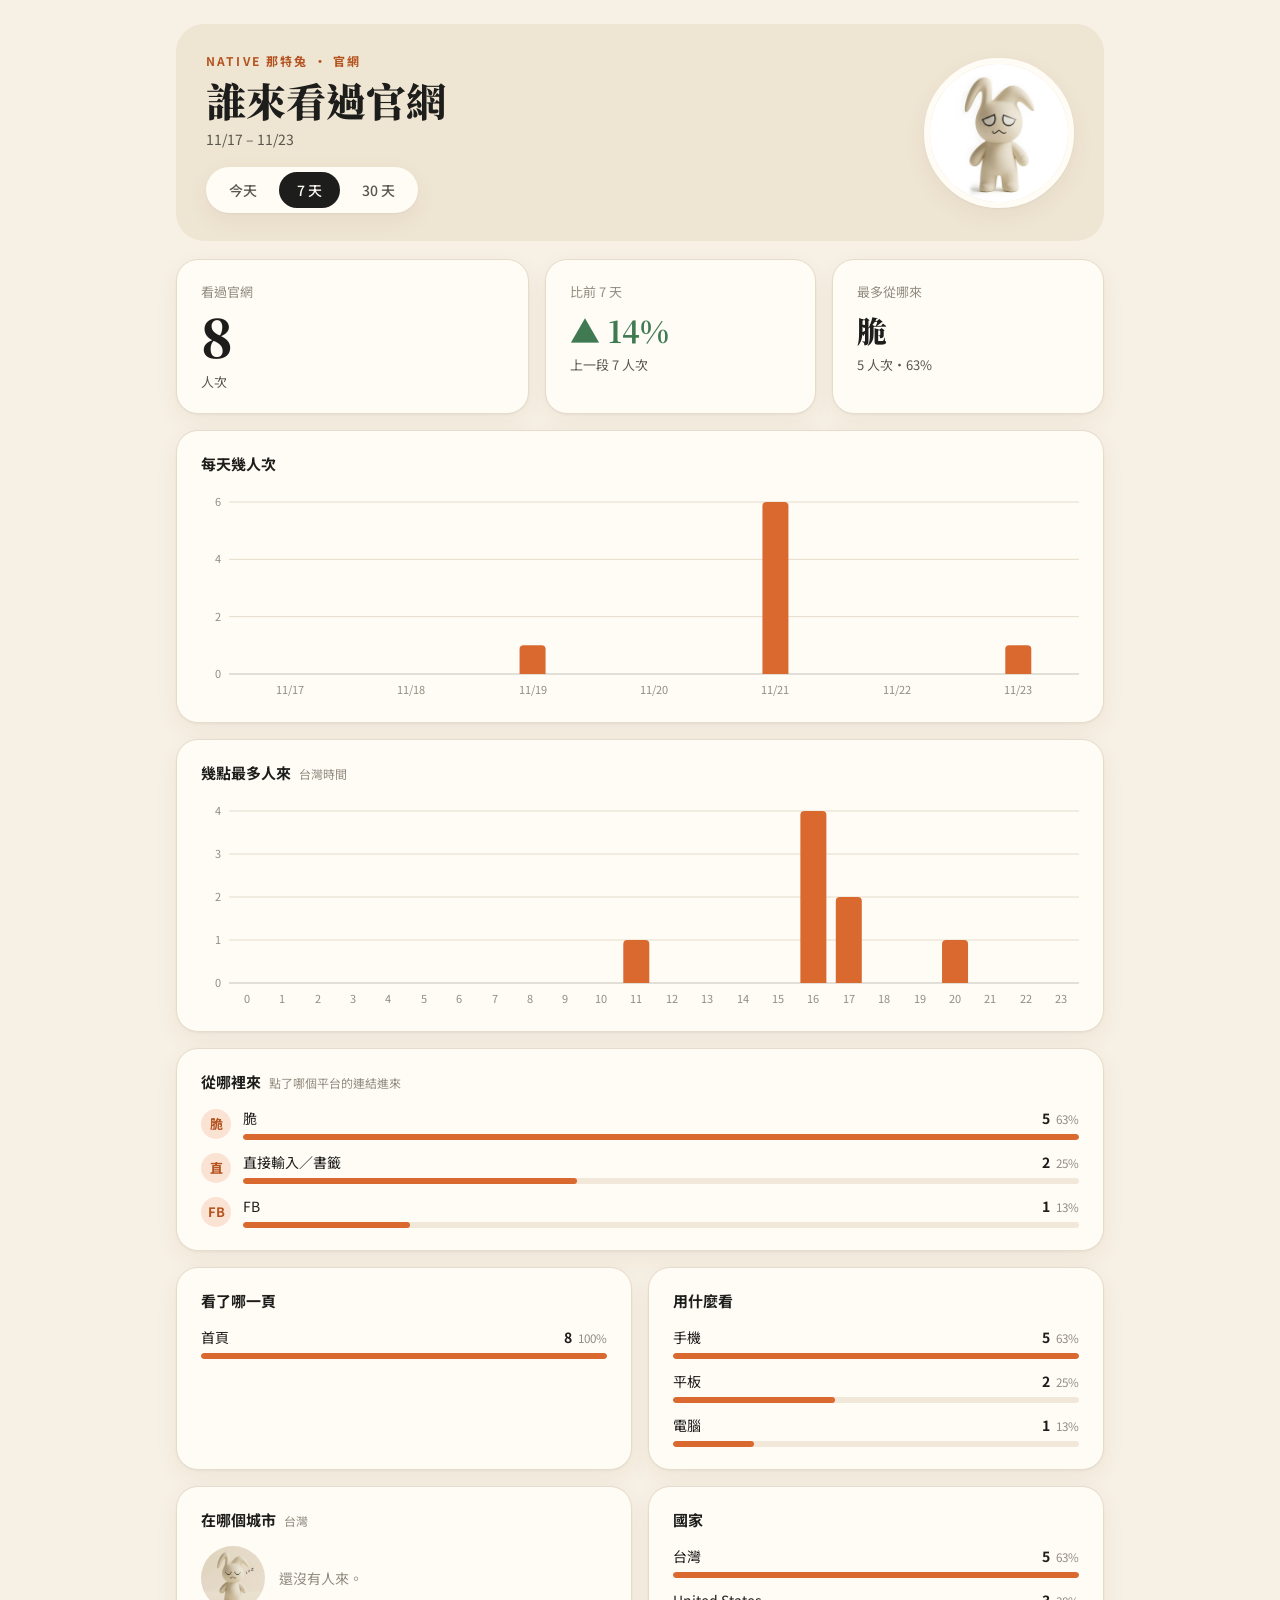
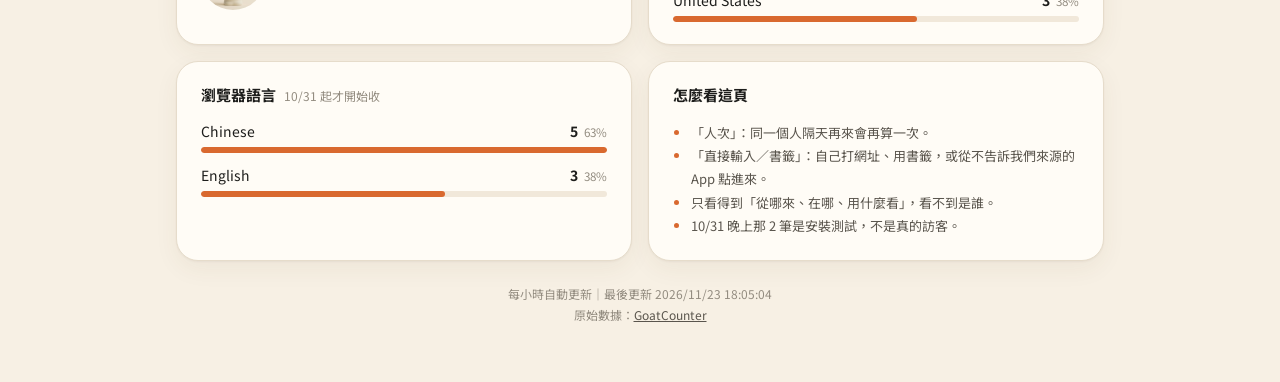
<file: s/8432f5c66b55/index.html>
<!doctype html>
<html lang="zh-Hant">
<head>
<meta name="robots" content="noindex,nofollow">
<meta charset="utf-8">
<meta name="viewport" content="width=device-width, initial-scale=1">
<title>官網訪客</title>
<link rel="preconnect" href="https://fonts.googleapis.com">
<link href="https://fonts.googleapis.com/css2?family=Noto+Sans+TC:wght@400;500;700&family=Noto+Serif+TC:wght@600;900&display=swap" rel="stylesheet">
<style>
:root{
  --bg:#f7f0e4; --card:#fffcf6; --hero:#efe5d3; --ink:#1d1d1b; --ink2:#5a554d; --muted:#938c80;
  --line:#e6dccb; --track:#f1e8da; --accent:#d9692f; --accent-ink:#b4531f; --accent-soft:#fbe3d3;
  --up:#3f7a52; --down:#b4531f; --shadow:0 1px 2px rgba(80,60,30,.05),0 8px 24px rgba(80,60,30,.06);
  --serif:"Noto Serif TC","Songti TC",serif; --sans:"Noto Sans TC",-apple-system,"Helvetica Neue",sans-serif;
}
@media (prefers-color-scheme:dark){:root:not([data-theme="light"]){
  --bg:#1a1714; --card:#24201b; --hero:#2c2620; --ink:#f3ece0; --ink2:#cfc6b6; --muted:#9d9588;
  --line:#3a332b; --track:#322b24; --accent:#d8743f; --accent-ink:#f0a476; --accent-soft:#4a3020;
  --up:#8cc79d; --down:#f0a476; --shadow:none;
}}
:root[data-theme="dark"]{
  --bg:#1a1714; --card:#24201b; --hero:#2c2620; --ink:#f3ece0; --ink2:#cfc6b6; --muted:#9d9588;
  --line:#3a332b; --track:#322b24; --accent:#d8743f; --accent-ink:#f0a476; --accent-soft:#4a3020;
  --up:#8cc79d; --down:#f0a476; --shadow:none;
}
*{box-sizing:border-box}
body{margin:0;background:var(--bg);color:var(--ink);font-family:var(--sans);-webkit-font-smoothing:antialiased}
.wrap{max-width:960px;margin:0 auto;padding:24px 16px 56px}

/* 頂部 */
.top{position:relative;background:var(--hero);border-radius:28px;padding:28px 30px;display:grid;grid-template-columns:1fr auto;gap:16px;align-items:center;overflow:hidden;margin-bottom:18px}
.eyebrow{font-size:12px;letter-spacing:.18em;color:var(--accent-ink);font-weight:700}
h1{font-family:var(--serif);font-weight:900;font-size:40px;line-height:1.15;margin:8px 0 6px}
.period{color:var(--ink2);font-size:14px}
.top img{width:150px;height:150px;object-fit:cover;border-radius:50%;border:6px solid var(--card);box-shadow:var(--shadow)}
.tabs{display:inline-flex;gap:4px;background:var(--card);padding:5px;border-radius:999px;margin-top:18px;box-shadow:var(--shadow)}
.tabs button{border:0;background:transparent;color:var(--ink2);font:500 14px var(--sans);padding:8px 18px;border-radius:999px;cursor:pointer;transition:background .15s,color .15s}
.tabs button:hover{color:var(--ink)}
.tabs button[aria-pressed="true"]{background:var(--ink);color:var(--card)}

/* 卡片 */
.card{background:var(--card);border:1px solid var(--line);border-radius:22px;padding:22px 24px;box-shadow:var(--shadow)}
.stack{display:flex;flex-direction:column;gap:16px}
.grid{display:grid;grid-template-columns:1fr 1fr;gap:16px}
.tiles{display:grid;grid-template-columns:1.3fr 1fr 1fr;gap:16px}
h2{font-size:15px;font-weight:700;margin:0 0 16px;display:flex;align-items:baseline;gap:8px}
h2 small{font-weight:400;color:var(--muted);font-size:12px}

.tile .k{color:var(--muted);font-size:13px}
.tile .v{font-family:var(--serif);font-weight:900;font-size:52px;line-height:1.05;margin-top:8px;font-variant-numeric:tabular-nums}
.tile .v.mid{font-size:30px;margin-top:14px}
.tile .s{color:var(--ink2);font-size:13px;margin-top:8px}
.delta{display:inline-flex;align-items:center;gap:4px;font-weight:700}
.delta.up{color:var(--up)} .delta.down{color:var(--down)} .delta.flat{color:var(--muted)}

/* 圖表 */
.chart{position:relative}
.chart svg{display:block;width:100%;height:auto;overflow:visible}
.axis{fill:var(--muted);font-size:11px;font-family:var(--sans)}
.gl{stroke:var(--line);stroke-width:1}
.gl.base{stroke:var(--ink2);stroke-opacity:.35}
.bar{fill:var(--accent);transition:opacity .1s}
.chart.hovering .bar{opacity:.45}
.chart.hovering .bar.on{opacity:1}
.hit{fill:transparent;cursor:pointer}
.tip{position:absolute;pointer-events:none;background:var(--ink);color:var(--card);font-size:12px;padding:7px 11px;border-radius:10px;white-space:nowrap;transform:translate(-50%,calc(-100% - 8px));opacity:0;transition:opacity .1s;z-index:2}
.tip b{font-size:15px;font-family:var(--serif)}

/* 排行 */
.rows{display:flex;flex-direction:column;gap:12px}
.row{display:grid;grid-template-columns:30px minmax(0,1fr) auto;gap:6px 12px;align-items:center;font-size:14px}
.badge{width:30px;height:30px;border-radius:50%;background:var(--accent-soft);color:var(--accent-ink);display:grid;place-items:center;font-weight:700;font-size:13px;grid-row:span 2}
.row .name{overflow:hidden;text-overflow:ellipsis;white-space:nowrap}
.row .val{color:var(--ink);font-weight:700;font-variant-numeric:tabular-nums}
.row .val small{color:var(--muted);font-weight:400;margin-left:6px}
.row .track{grid-column:2/-1;height:6px;background:var(--track);border-radius:3px;overflow:hidden}
.row .fill{height:100%;background:var(--accent);border-radius:3px}
.rows.plain .row{grid-template-columns:minmax(0,1fr) auto}
.rows.plain .track{grid-column:1/-1}

.empty{display:flex;align-items:center;gap:14px;color:var(--muted);font-size:14px}
.empty img{width:64px;height:64px;border-radius:50%;object-fit:cover;opacity:.9}

.notes{font-size:13px;color:var(--ink2);line-height:1.8;margin:0;padding-left:18px}
.notes li::marker{color:var(--accent)}
footer{color:var(--muted);font-size:12px;margin-top:22px;line-height:1.8;text-align:center}
footer a{color:var(--ink2)}

@media (max-width:760px){
  .tiles{grid-template-columns:1fr 1fr}.tiles .tile:first-child{grid-column:1/-1}
}
@media (max-width:640px){
  .top{grid-template-columns:1fr;padding:22px 20px;border-radius:24px}
  .top img{position:absolute;right:-18px;top:-10px;width:120px;height:120px;opacity:.95}
  h1{font-size:32px;padding-right:90px}
  .grid{grid-template-columns:1fr}
  .tile .v{font-size:44px}
  .card{padding:20px}
}
</style>
</head>
<body>
<div class="wrap">
  <section class="top">
    <div>
      <div class="eyebrow">NATIVE 那特兔 ・ 官網</div>
      <h1>誰來看過官網</h1>
      <div class="period" id="period"></div>
      <div class="tabs" role="group" aria-label="期間">
        <button data-r="1">今天</button><button data-r="7" aria-pressed="true">7 天</button><button data-r="30">30 天</button>
      </div>
    </div>
    <img src="/assets/hero_plain.webp" alt="那特兔">
  </section>

  <div class="stack">
    <div class="tiles">
      <section class="card tile"><div class="k">看過官網</div><div class="v" id="total">–</div><div class="s">人次</div></section>
      <section class="card tile"><div class="k" id="prevK">比上一段</div><div class="v mid" id="delta">–</div><div class="s" id="prevS"></div></section>
      <section class="card tile"><div class="k">最多從哪來</div><div class="v mid" id="topRef">–</div><div class="s" id="topRefS"></div></section>
    </div>

    <section class="card" id="dailyCard"><h2>每天幾人次</h2><div class="chart" id="daily"></div></section>
    <section class="card"><h2>幾點最多人來<small>台灣時間</small></h2><div class="chart" id="hourly"></div></section>

    <section class="card"><h2>從哪裡來<small>點了哪個平台的連結進來</small></h2><div class="rows" id="refs"></div></section>

    <div class="grid">
      <section class="card"><h2>看了哪一頁</h2><div class="rows plain" id="pages"></div></section>
      <section class="card"><h2>用什麼看</h2><div class="rows plain" id="sizes"></div></section>
    </div>
    <div class="grid">
      <section class="card"><h2>在哪個城市<small>台灣</small></h2><div class="rows plain" id="cities"></div></section>
      <section class="card"><h2>國家</h2><div class="rows plain" id="locs"></div></section>
    </div>
    <div class="grid">
      <section class="card"><h2>瀏覽器語言<small>10/31 起才開始收</small></h2><div class="rows plain" id="langs"></div></section>
      <section class="card"><h2>怎麼看這頁</h2>
        <ul class="notes">
          <li>「人次」：同一個人隔天再來會再算一次。</li>
          <li>「直接輸入／書籤」：自己打網址、用書籤，或從不告訴我們來源的 App 點進來。</li>
          <li>只看得到「從哪來、在哪、用什麼看」，看不到是誰。</li>
          <li>10/31 晚上那 2 筆是安裝測試，不是真的訪客。</li>
        </ul></section>
    </div>
  </div>

  <footer>每小時自動更新｜最後更新 <span id="built"></span><br>原始數據：<a href="https://native-bun.goatcounter.com" target="_blank" rel="noopener">GoatCounter</a></footer>
</div>

<script>
const DATA = {"built":"2026/11/23 18:05:04","ranges":{"1":{"start":"2026-11-23","end":"2026-11-23","total":1,"prev":0,"hourly":[0,0,0,0,0,0,0,0,0,0,0,0,0,0,0,0,0,1,0,0,0,0,0,0],"daily":[{"day":"2026-11-23","n":1}],"refs":[{"name":"FB","count":1}],"pages":[{"name":"NATIVE 那特兔 — 拒絕營業中","path":"/","count":1}],"sizes":[{"name":"電腦","count":1},{"name":"手機","count":0},{"name":"平板","count":0},{"name":"不明","count":0}],"locs":[{"name":"United States","count":1}],"cities":[],"langs":[{"name":"English","count":1}]},"7":{"start":"2026-11-17","end":"2026-11-23","total":8,"prev":7,"hourly":[0,0,0,0,0,0,0,0,0,0,0,1,0,0,0,0,4,2,0,0,1,0,0,0],"daily":[{"day":"2026-11-17","n":0},{"day":"2026-11-18","n":0},{"day":"2026-11-19","n":1},{"day":"2026-11-20","n":0},{"day":"2026-11-21","n":6},{"day":"2026-11-22","n":0},{"day":"2026-11-23","n":1}],"refs":[{"name":"脆","count":5},{"name":"直接輸入／書籤","count":2},{"name":"FB","count":1}],"pages":[{"name":"NATIVE 那特兔 — 拒絕營業中","path":"/","count":8}],"sizes":[{"name":"手機","count":5},{"name":"平板","count":2},{"name":"電腦","count":1},{"name":"不明","count":0}],"locs":[{"name":"台灣","count":5},{"name":"United States","count":3}],"cities":[{"name":"不明","count":5}],"langs":[{"name":"Chinese","count":5},{"name":"English","count":3}]},"30":{"start":"2026-10-25","end":"2026-11-23","total":33,"prev":0,"hourly":[0,6,0,0,0,1,1,0,1,0,0,1,0,0,0,0,5,5,1,0,1,8,2,1],"daily":[{"day":"2026-10-25","n":0},{"day":"2026-10-26","n":0},{"day":"2026-10-27","n":0},{"day":"2026-10-28","n":0},{"day":"2026-10-29","n":0},{"day":"2026-10-30","n":0},{"day":"2026-10-31","n":4},{"day":"2026-11-01","n":7},{"day":"2026-11-02","n":0},{"day":"2026-11-03","n":0},{"day":"2026-11-04","n":0},{"day":"2026-11-05","n":0},{"day":"2026-11-06","n":6},{"day":"2026-11-07","n":1},{"day":"2026-11-08","n":0},{"day":"2026-11-09","n":0},{"day":"2026-11-10","n":0},{"day":"2026-11-11","n":6},{"day":"2026-11-12","n":0},{"day":"2026-11-13","n":1},{"day":"2026-11-14","n":0},{"day":"2026-11-15","n":0},{"day":"2026-11-16","n":0},{"day":"2026-11-17","n":0},{"day":"2026-11-18","n":0},{"day":"2026-11-19","n":1},{"day":"2026-11-20","n":0},{"day":"2026-11-21","n":6},{"day":"2026-11-22","n":0},{"day":"2026-11-23","n":1}],"refs":[{"name":"直接輸入／書籤","count":12},{"name":"ig","count":7},{"name":"脆","count":6},{"name":"FB","count":4},{"name":"IG","count":3},{"name":"test","count":1}],"pages":[{"name":"NATIVE 那特兔 — 拒絕營業中","path":"/","count":33}],"sizes":[{"name":"手機","count":21},{"name":"電腦","count":9},{"name":"平板","count":3},{"name":"不明","count":0}],"locs":[{"name":"台灣","count":19},{"name":"United States","count":6},{"name":"Netherlands","count":2},{"name":"Bangladesh","count":1},{"name":"Belgium","count":1},{"name":"Canada","count":1},{"name":"Switzerland","count":1},{"name":"Germany","count":1},{"name":"Sweden","count":1}],"cities":[{"name":"不明","count":19}],"langs":[{"name":"Chinese","count":17},{"name":"English","count":11},{"name":"不明","count":3},{"name":"German","count":2}]}}};
const $ = (id) => document.getElementById(id);
const fmtDay = (s) => { const [, m, d] = s.split("-"); return `${+m}/${+d}`; };
const esc = (s) => String(s).replace(/[&<>"]/g, (c) => ({ "&": "&amp;", "<": "&lt;", ">": "&gt;", '"': "&quot;" }[c]));
const EMPTY = '<div class="empty"><img src="/assets/state_sleeping.webp" alt="">還沒有人來。</div>';
const BADGE = { "IG": "IG", "脆": "脆", "FB": "FB", "YouTube": "YT", "Google 搜尋": "G", "LINE": "L", "直接輸入／書籤": "直" };

function rows(el, list, total, badges) {
  list = list.filter((r) => r.count > 0);
  if (!list.length) { el.innerHTML = EMPTY; return; }
  const max = Math.max(...list.map((r) => r.count));
  el.innerHTML = list.slice(0, 8).map((r, i) => {
    const pct = total ? Math.round((r.count / total) * 100) : 0;
    const b = badges ? `<span class="badge">${esc(BADGE[r.name] ?? r.name.slice(0, 1))}</span>` : "";
    return `<div class="row" title="${esc(r.name)}：${r.count} 人次">${b}
      <span class="name">${esc(r.name)}</span><span class="val">${r.count}<small>${pct}%</small></span>
      <div class="track"><div class="fill" style="width:${Math.max(2, (r.count / max) * 100)}%"></div></div></div>`;
  }).join("");
}

function bars(el, items, labelOf, tipOf, everyMin) {
  const W = Math.max(300, Math.round(el.clientWidth || 800)), H = W < 500 ? 170 : 210, L = 28, B = 26, T = 12;
  const max = Math.max(1, ...items.map((d) => d.n));
  const step = Math.max(1, Math.ceil(max / 4)), top = step * Math.ceil(max / step);
  const n = items.length, slot = (W - L) / n, bw = Math.max(3, Math.min(26, slot - 2));
  const y = (v) => T + (H - T - B) * (1 - v / top);
  let s = `<svg viewBox="0 0 ${W} ${H}" role="img">`;
  for (let v = 0; v <= top; v += step) s += `<line class="gl${v ? "" : " base"}" x1="${L}" x2="${W}" y1="${y(v)}" y2="${y(v)}"/><text class="axis" x="${L - 8}" y="${y(v) + 4}" text-anchor="end">${v}</text>`;
  const every = Math.max(1, Math.ceil(n / Math.floor(W / everyMin)));
  items.forEach((d, i) => {
    const cx = L + slot * i + slot / 2, h = y(0) - y(d.n), r = Math.min(4, bw / 2, h);
    const x0 = cx - bw / 2, y0 = y(d.n), yb = y(0);
    s += `<rect class="hit" data-i="${i}" x="${L + slot * i}" y="${T}" width="${slot}" height="${H - T - B}"/>`;
    if (h > 0) s += `<path class="bar" data-i="${i}" d="M${x0},${yb} V${y0 + r} Q${x0},${y0} ${x0 + r},${y0} H${x0 + bw - r} Q${x0 + bw},${y0} ${x0 + bw},${y0 + r} V${yb} Z"/>`;
    if (i % every === 0) s += `<text class="axis" x="${cx}" y="${H - 6}" text-anchor="middle">${labelOf(d, i)}</text>`;
  });
  el.innerHTML = s + `</svg><div class="tip"></div>`;
  const tip = el.querySelector(".tip"), svg = el.querySelector("svg");
  const show = (i) => {
    const d = items[i], k = svg.getBoundingClientRect().width / W;
    tip.innerHTML = tipOf(d, i);
    tip.style.left = `${Math.min(Math.max((L + slot * i + slot / 2) * k, 60), el.clientWidth - 60)}px`;
    tip.style.top = `${y(d.n) * k}px`; tip.style.opacity = 1;
    el.classList.add("hovering");
    el.querySelectorAll(".bar").forEach((b) => b.classList.toggle("on", +b.dataset.i === i));
  };
  el.querySelectorAll(".hit").forEach((h) => { h.addEventListener("mouseenter", () => show(+h.dataset.i)); h.addEventListener("click", () => show(+h.dataset.i)); });
  svg.addEventListener("mouseleave", () => { tip.style.opacity = 0; el.classList.remove("hovering"); });
}

let cur = "7";
function render(key) {
  cur = key; const r = DATA.ranges[key];
  document.querySelectorAll(".tabs button").forEach((b) => b.setAttribute("aria-pressed", b.dataset.r === key));
  try { localStorage.setItem("siteStatsRange", key); } catch (e) {}
  $("period").textContent = key === "1" ? `今天 ${fmtDay(r.end)}` : `${fmtDay(r.start)} – ${fmtDay(r.end)}`;
  $("total").textContent = r.total.toLocaleString();

  const label = { "1": "比昨天", "7": "比前 7 天", "30": "比前 30 天" }[key];
  $("prevK").textContent = label;
  const d = r.total - r.prev;
  $("delta").innerHTML = r.prev === 0 && r.total === 0 ? '<span class="delta flat">—</span>'
    : r.prev === 0 ? '<span class="delta up">▲ 新的</span>'
    : `<span class="delta ${d > 0 ? "up" : d < 0 ? "down" : "flat"}">${d > 0 ? "▲" : d < 0 ? "▼" : "＝"} ${Math.abs(Math.round((d / r.prev) * 100))}%</span>`;
  $("prevS").textContent = `上一段 ${r.prev} 人次`;

  const top = r.refs.find((x) => x.count > 0);
  $("topRef").textContent = top ? top.name : "—";
  $("topRefS").textContent = top ? `${top.count} 人次・${Math.round((top.count / r.total) * 100)}%` : "還沒有資料";

  $("dailyCard").style.display = key === "1" ? "none" : "";
  if (key !== "1") bars($("daily"), r.daily, (d) => fmtDay(d.day), (d) => `${fmtDay(d.day)}　<b>${d.n}</b> 人次`, 56);
  bars($("hourly"), r.hourly.map((n) => ({ n })), (_, i) => `${i}`, (d, i) => `${i}:00–${i + 1}:00　<b>${d.n}</b> 人次`, 34);

  rows($("refs"), r.refs, r.total, true);
  rows($("pages"), r.pages.map((p) => ({ name: p.path === "/" ? "首頁" : p.path === "/links.html" ? "IG 簡介連結頁" : p.name, count: p.count })), r.total);
  rows($("sizes"), r.sizes, r.total);
  rows($("cities"), r.cities.filter((c) => c.name !== "不明"), r.total);
  rows($("locs"), r.locs, r.total);
  rows($("langs"), r.langs, r.total);
}

$("built").textContent = DATA.built;
document.querySelectorAll(".tabs button").forEach((b) => b.addEventListener("click", () => render(b.dataset.r)));
let rt; addEventListener("resize", () => { clearTimeout(rt); rt = setTimeout(() => render(cur), 150); });
let start = "7"; try { start = localStorage.getItem("siteStatsRange") || "7"; } catch (e) {}
render(DATA.ranges[start] ? start : "7");
</script>
</body>
</html>
</file>
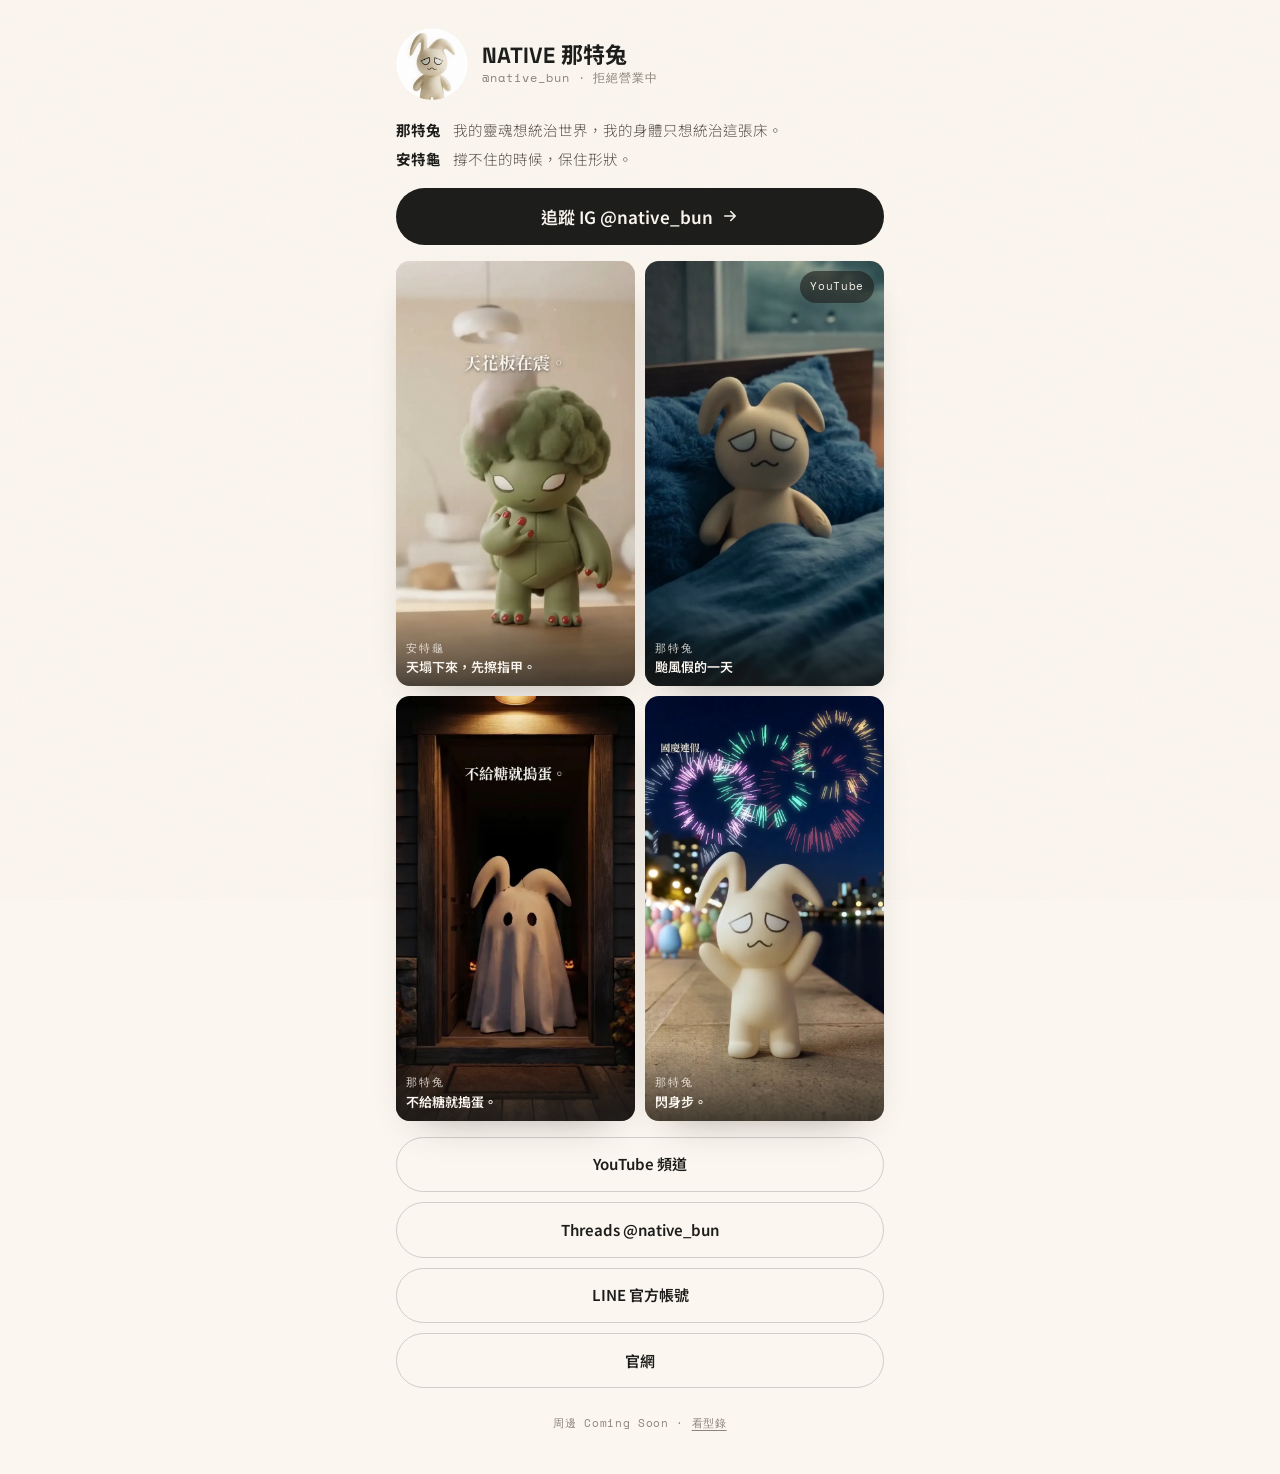
<file: links.html>
<!DOCTYPE html>
<html lang="zh-Hant">
<head>
<meta charset="UTF-8">
<meta name="viewport" content="width=device-width, initial-scale=1">
<title>NATIVE 那特兔 — 連結</title>
<meta name="description" content="Native（那特兔）與安特龜的最新影片。我的靈魂想統治世界，我的身體只想統治這張床。">
<meta property="og:title" content="NATIVE 那特兔 — 連結">
<meta property="og:description" content="我的靈魂想統治世界，我的身體只想統治這張床。">
<meta property="og:image" content="https://native88888-rich.github.io/assets/hero_plain.webp">
<meta property="og:type" content="website">
<meta property="og:locale" content="zh_TW">
<meta property="og:url" content="https://native88888-rich.github.io/links.html">
<link rel="canonical" href="https://native88888-rich.github.io/links.html">
<meta name="theme-color" content="#FBF6EF">
<link rel="preconnect" href="https://fonts.googleapis.com">
<link rel="preconnect" href="https://fonts.gstatic.com" crossorigin>
<link href="https://fonts.googleapis.com/css2?family=Space+Grotesk:wght@500;700&family=Space+Mono&family=Noto+Sans+TC:wght@300;400;500;700&display=swap" rel="stylesheet">
<link rel="icon" href="data:image/svg+xml,%3Csvg xmlns='http://www.w3.org/2000/svg' viewBox='0 0 100 100'%3E%3Crect width='100' height='100' rx='22' fill='%23FBF6EF'/%3E%3Ctext x='50' y='72' font-family='Space Grotesk,sans-serif' font-size='68' font-weight='700' text-anchor='middle' fill='%231D1D1B'%3EN%3C/text%3E%3C/svg%3E">
<link rel="stylesheet" href="styles.css?v=20261029f">
</head>
<body>
<main class="lb">
  <div class="lb__top">
    <div class="lb__face"><img src="assets/hero_plain.webp" alt="Native 那特兔" width="1200" height="1200"></div>
    <p class="lb__name">NATIVE 那特兔<em>@native_bun · 拒絕營業中</em></p>
  </div>
  <div class="lb__who">
    <p><b>那特兔</b>我的靈魂想統治世界，我的身體只想統治這張床。</p>
    <p><b>安特龜</b>撐不住的時候，保住形狀。</p>
  </div>

  <a class="btn btn--primary lb__ig" href="https://www.instagram.com/native_bun/" target="_blank" rel="noopener">追蹤 IG @native_bun
    <svg viewBox="0 0 24 24" width="18" height="18" fill="none" stroke="currentColor" stroke-width="2" stroke-linecap="round" stroke-linejoin="round"><path d="M5 12h14M13 6l6 6-6 6"/></svg></a>

  <div class="lb__grid">
    <article class="reel">
      <a class="reel__link" href="https://www.instagram.com/native_bun/" target="_blank" rel="noopener" aria-label="安特龜〈天塌下來，先擦指甲。〉在 Instagram 看">
        <video class="reel__v" src="assets/video/reel_ante_nails.mp4" poster="assets/reel_ante_nails_poster.webp" muted loop playsinline preload="none" width="720" height="1280" aria-hidden="true"></video>
        <span class="reel__cap"><span class="reel__who">安特龜</span>天塌下來，先擦指甲。</span>
      </a>
    </article>
    <article class="reel">
      <a class="reel__link" href="https://www.instagram.com/native_bun/" target="_blank" rel="noopener" aria-label="那特兔〈颱風假的一天〉在 Instagram 看">
        <video class="reel__v" src="assets/video/reel_typhoon_day.mp4" poster="assets/reel_typhoon_day_poster.webp" muted loop playsinline preload="none" width="720" height="1280" aria-hidden="true"></video>
        <span class="reel__cap"><span class="reel__who">那特兔</span>颱風假的一天</span>
      </a>
      <a class="reel__yt" href="https://youtube.com/shorts/vhsDcId8Ma8" target="_blank" rel="noopener">YouTube</a>
    </article>
    <article class="reel">
      <a class="reel__link" href="https://www.instagram.com/native_bun/" target="_blank" rel="noopener" aria-label="那特兔〈不給糖就搗蛋。〉在 Instagram 看">
        <video class="reel__v" src="assets/video/reel_halloween.mp4" poster="assets/reel_halloween_poster.webp" muted loop playsinline preload="none" width="720" height="1280" aria-hidden="true"></video>
        <span class="reel__cap"><span class="reel__who">那特兔</span>不給糖就搗蛋。</span>
      </a>
    </article>
    <article class="reel">
      <a class="reel__link" href="https://www.instagram.com/native_bun/" target="_blank" rel="noopener" aria-label="那特兔〈閃身步〉在 Instagram 看">
        <video class="reel__v" src="assets/video/reel_national_day.mp4" poster="assets/reel_national_day_poster.webp" muted loop playsinline preload="none" width="720" height="1280" aria-hidden="true"></video>
        <span class="reel__cap"><span class="reel__who">那特兔</span>閃身步。</span>
      </a>
    </article>
  </div>

  <div class="lb__more">
    <a class="btn btn--ghost" href="https://www.youtube.com/channel/UCAhAvVPeSUpi4-5xOSkR2rQ" target="_blank" rel="noopener">YouTube 頻道</a>
    <a class="btn btn--ghost" href="https://www.threads.net/@native_bun" target="_blank" rel="noopener">Threads @native_bun</a>
    <a class="btn btn--ghost" href="https://line.me/R/ti/p/%40719anpch" target="_blank" rel="noopener">LINE 官方帳號</a>
    <a class="btn btn--ghost" href="./">官網</a>
  </div>
  <p class="lb__foot">周邊 Coming Soon · <a href="./#merch">看型錄</a></p>
</main>
<script src="reels.js?v=20261029a"></script>
<script data-goatcounter="https://native-bun.goatcounter.com/count" async src="//gc.zgo.at/count.js"></script>
</body>
</html>
</file>
<file: styles.css>
:root{
  --cream:#FBF6EF;
  --paper:#F4ECE0;
  --sand:#EBE1D2;
  --gray:#D1CECA;
  --line:#E0D7C8;
  --ink:#1D1D1B;
  --ink-soft:#57524A;
  --ink-mute:#8A847A;
  --accent:#E1591F;
  --accent-deep:#B8410F;
  --accent-soft:rgba(225,89,31,.10);

  --font-display:'Space Grotesk','Noto Sans TC',sans-serif;
  --font-body:'Noto Sans TC','Space Grotesk',sans-serif;
  --font-serif:'Fraunces','Noto Serif TC',Georgia,serif;
  --font-mono:'Space Mono',ui-monospace,monospace;

  --wrap:1200px;
  --pad:clamp(20px,5vw,72px);
  --radius:18px;
  --ease:cubic-bezier(.22,.61,.36,1);
}

*{box-sizing:border-box;margin:0;padding:0}
.skip{position:absolute;left:-9999px;top:0;z-index:100;background:var(--ink);color:var(--cream);padding:.8rem 1.2rem;border-radius:0 0 12px 0}
.skip:focus{left:0}
:focus-visible{outline:2px solid var(--accent);outline-offset:3px;border-radius:4px}
html{scroll-behavior:smooth;overflow-x:clip}

@media (prefers-reduced-motion:reduce){html{scroll-behavior:auto}}

body{
  font-family:var(--font-body);
  font-weight:300;
  background:var(--cream);
  color:var(--ink);
  line-height:1.75;
  -webkit-font-smoothing:antialiased;
  text-rendering:optimizeLegibility;
  overflow-x:hidden;
}

body::before{
  content:"";position:fixed;inset:0;z-index:9999;pointer-events:none;
  opacity:.05;mix-blend-mode:multiply;
  background-image:url("data:image/svg+xml,%3Csvg xmlns='http://www.w3.org/2000/svg' width='140' height='140'%3E%3Cfilter id='n'%3E%3CfeTurbulence type='fractalNoise' baseFrequency='0.85' numOctaves='2' stitchTiles='stitch'/%3E%3C/filter%3E%3Crect width='100%25' height='100%25' filter='url(%23n)'/%3E%3C/svg%3E");
}
@media (prefers-reduced-motion:reduce){body::before{display:none}}
img{max-width:100%;height:auto;display:block}  
a{color:inherit;text-decoration:none}
em{font-style:normal}
::selection{background:var(--accent);color:var(--cream)}
:focus-visible{outline:2.5px solid var(--accent);outline-offset:3px;border-radius:4px}


.ticker{
  background:var(--ink);color:var(--cream);
  overflow:hidden;white-space:nowrap;
  font-family:var(--font-mono);font-size:12px;letter-spacing:.12em;
  padding:8px 0;position:relative;z-index:60;
}
.ticker__track{display:inline-flex;gap:2.5rem;padding-left:2.5rem;animation:slide 26s linear infinite}
.ticker__track span{opacity:.85}
.ticker__track span::after{content:"·";margin-left:2.5rem;opacity:.4}
@keyframes slide{to{transform:translateX(-50%)}}
@media (prefers-reduced-motion:reduce){.ticker__track{animation:none}}


.nav{
  position:sticky;top:0;z-index:50;
  display:flex;align-items:center;justify-content:space-between;
  gap:1.5rem;padding:14px var(--pad);
  background:rgba(251,246,239,.82);
  backdrop-filter:blur(14px);-webkit-backdrop-filter:blur(14px);
  border-bottom:1px solid var(--line);
}
.nav__brand{display:flex;align-items:center;gap:.65rem}
.nav__mark{
  width:34px;height:34px;flex:none;display:grid;place-items:center;
  background:var(--ink);color:var(--cream);border-radius:9px;
  font-family:var(--font-display);font-weight:700;font-size:20px;
}
.nav__name{font-family:var(--font-display);font-weight:700;font-size:19px;letter-spacing:.02em;line-height:1}
.nav__name em{display:block;font-family:var(--font-body);font-weight:400;font-size:11px;letter-spacing:.32em;color:var(--ink-mute);margin-top:3px}
.nav__links{display:flex;align-items:center;gap:clamp(.5rem,2vw,1.9rem)}
.nav__links a{position:relative;font-size:15px;font-weight:400;color:var(--ink-soft);transition:color .2s var(--ease)}
.nav__links a:not(.nav__cta)::after{content:"";position:absolute;left:0;right:100%;bottom:-4px;height:1.5px;background:var(--accent);transition:right .28s var(--ease)}
.nav__links a:not(.nav__cta):hover{color:var(--ink)}
.nav__links a:not(.nav__cta):hover::after{right:0}
.nav__cta{
  background:var(--ink);color:var(--cream)!important;
  padding:.5rem 1.1rem;border-radius:100px;font-weight:600!important;
  transition:transform .2s var(--ease),background .2s var(--ease)!important;
}
.nav__cta:hover{background:var(--accent);transform:translateY(-1px)}
.nav__burger{display:none;background:none;border:0;cursor:pointer;width:40px;height:40px;flex-direction:column;gap:6px;align-items:center;justify-content:center}
.nav__burger span{width:22px;height:2px;background:var(--ink);border-radius:2px;transition:transform .25s var(--ease),opacity .25s var(--ease)}


section{padding:clamp(64px,9vw,120px) var(--pad)}
.section__head{display:flex;align-items:baseline;gap:1.1rem;max-width:var(--wrap);margin:0 auto 1.6rem;padding-top:1.6rem;border-top:1px solid var(--line)}
.section__head--light{border-top-color:rgba(251,246,239,.16)}
.section__idx{font-family:var(--font-mono);font-size:13px;color:var(--accent);font-weight:700;letter-spacing:.05em}
.section__title{
  font-family:var(--font-display);font-weight:600;
  font-size:clamp(28px,5vw,46px);line-height:1.1;letter-spacing:-.01em;
}
.section__title em{font-family:var(--font-serif);font-style:italic;font-weight:400;color:var(--ink-mute);font-size:.52em;letter-spacing:0;margin-left:.5em}
.section__intro{max-width:640px;margin:0 auto 2.5rem;color:var(--ink-soft);font-size:clamp(15px,2vw,17px)}
.section__head{max-width:var(--wrap)}
.eyebrow{font-family:var(--font-mono);font-size:12px;letter-spacing:.28em;text-transform:uppercase;color:var(--accent-deep);margin-bottom:1.2rem}


.reveal{opacity:0;transform:translateY(22px);transition:opacity .7s var(--ease),transform .7s var(--ease)}
.reveal.in{opacity:1;transform:none}
@media (prefers-reduced-motion:reduce){.reveal{opacity:1;transform:none;transition:none}}


.btn{
  display:inline-flex;align-items:center;gap:.5rem;cursor:pointer;
  padding:.85rem 1.5rem;border-radius:100px;font-weight:600;font-size:15px;
  transition:transform .2s var(--ease),background .2s var(--ease),color .2s var(--ease),box-shadow .2s var(--ease);
}
.btn svg{transition:transform .2s var(--ease)}
.btn--primary{background:var(--ink);color:var(--cream)}
.btn--primary:hover{background:var(--accent);transform:translateY(-2px);box-shadow:0 12px 24px -12px rgba(225,89,31,.6)}
.btn--primary:hover svg{transform:translateX(3px)}
.btn--ghost{background:transparent;color:var(--ink);border:1.5px solid var(--gray)}
.btn--ghost:hover{border-color:var(--ink);transform:translateY(-2px)}


.hero{padding-top:clamp(40px,6vw,72px);padding-bottom:0;position:relative}
.hero__grid{
  max-width:var(--wrap);margin:0 auto;
  display:grid;grid-template-columns:1.05fr .95fr;gap:clamp(2rem,5vw,4rem);align-items:center;
}
.hero__title{
  font-family:var(--font-display);font-weight:700;
  font-size:clamp(34px,6.4vw,74px);line-height:1.04;letter-spacing:-.02em;
  margin:.4rem 0 1.6rem;
}
.hero__title span{display:block}
.hero__title em{color:var(--accent);position:relative}
.hero__sub{max-width:462px;color:var(--ink-soft);font-size:clamp(15px,2vw,18px);font-weight:300;line-height:1.7;margin-bottom:2rem}
.hero__actions{display:flex;flex-wrap:wrap;gap:.8rem}
.hero__art{position:relative;display:grid;place-items:center}
.hero__disc{
  
  position:absolute;top:50%;left:50%;transform:translate(-50%,-50%);
  width:min(100%,640px);aspect-ratio:1;border-radius:50%;
  
  
  background:radial-gradient(circle at 50% 38%,#FCF7EC 0%,#FAF3E4 62%,#F5EBD6 82%,#E6D6B7 95%,#D9C6A2 100%);
  box-shadow:inset 0 0 46px rgba(120,98,60,.10);
}

.hero__disc::after{
  content:"";position:absolute;inset:-18px;border-radius:50%;
  border:1px solid #DCCBAB;
}


.hero__art img{position:relative;z-index:2;width:100%;max-width:580px;mix-blend-mode:darken;animation:float 7s ease-in-out infinite}

@keyframes float{0%,100%{transform:translateY(0)}50%{transform:translateY(-14px)}}
@media (prefers-reduced-motion:reduce){.hero__art img{animation:none}}

.hero__tag{
  
  position:absolute;z-index:4;font-family:var(--font-mono);font-size:11px;letter-spacing:.05em;
  background:var(--ink);color:var(--cream);padding:.4rem .7rem;border-radius:100px;white-space:nowrap;
  opacity:0;transform:translateY(6px);pointer-events:none;
  transition:opacity .25s var(--ease),transform .25s var(--ease);
}
.hero__art{cursor:pointer}
.hero__art:hover .hero__tag,
.hero__art:focus-visible .hero__tag,
.hero__art.tag-on .hero__tag{opacity:1;transform:none}
@media (prefers-reduced-motion:reduce){.hero__tag{transition:opacity .25s linear;transform:none}}
.hero__tag--n{right:0;top:70%}
.hero__scroll{max-width:var(--wrap);margin:2.5rem auto 0;padding-bottom:1rem;text-align:center}
.hero__scroll span{font-family:var(--font-mono);font-size:12px;letter-spacing:.2em;color:var(--ink-mute)}


.status{background:var(--ink);color:var(--cream);padding:clamp(28px,4vw,40px) var(--pad)}
.status__inner{
  max-width:var(--wrap);margin:0 auto;display:flex;align-items:center;gap:clamp(1rem,4vw,3rem);flex-wrap:wrap;
}
.status__left{display:flex;align-items:center;gap:.6rem;flex:none}
.status__dot{width:10px;height:10px;border-radius:50%;background:var(--accent);box-shadow:0 0 0 0 var(--accent);animation:pulse 2.4s infinite}
@keyframes pulse{0%{box-shadow:0 0 0 0 rgba(225,89,31,.55)}70%{box-shadow:0 0 0 12px rgba(225,89,31,0)}100%{box-shadow:0 0 0 0 rgba(225,89,31,0)}}
@media (prefers-reduced-motion:reduce){.status__dot{animation:none}}
.status__label{font-family:var(--font-mono);font-size:12px;letter-spacing:.2em;color:var(--gray);text-transform:uppercase}
.status__body{flex:1 1 auto;min-width:200px}
.status__act{font-family:var(--font-display);font-weight:600;font-size:clamp(20px,3.2vw,30px);line-height:1.2}
.status__meta{display:flex;align-items:center;gap:.8rem;margin-top:.35rem;font-family:var(--font-mono);font-size:13px;color:var(--gray)}
.status__pill{background:rgba(251,246,239,.14);padding:.15rem .7rem;border-radius:100px;color:var(--cream)}
.status__clock{font-family:var(--font-mono);font-weight:700;font-size:clamp(22px,4vw,34px);letter-spacing:.04em;font-variant-numeric:tabular-nums;flex:none}


.about__grid{max-width:var(--wrap);margin:0 auto;display:grid;grid-template-columns:1.3fr 1fr;gap:clamp(2rem,5vw,4rem);align-items:start}
.about__lead p{font-family:var(--font-serif);font-weight:300;font-size:clamp(19px,2.6vw,25px);color:var(--ink);margin-bottom:1.3rem;line-height:1.7;letter-spacing:.01em}
.about__lead strong{color:var(--accent-deep);font-weight:700}
.about__stats{display:grid;grid-template-columns:1fr 1fr;gap:1px;background:var(--line);border:1px solid var(--line);border-radius:var(--radius);overflow:hidden}
.about__stats div{background:var(--cream);padding:1.2rem 1.3rem}
.about__stats dt{font-family:var(--font-mono);font-size:11px;letter-spacing:.14em;text-transform:uppercase;color:var(--ink-mute);margin-bottom:.35rem}
.about__stats dd{font-family:var(--font-display);font-weight:600;font-size:clamp(16px,2vw,19px)}
.skills{max-width:var(--wrap);margin:clamp(3rem,6vw,5rem) auto 0;display:grid;grid-template-columns:repeat(3,1fr);gap:1.2rem}
.skill{background:var(--paper);border:1px solid var(--line);border-radius:var(--radius);padding:1.8rem 1.6rem;transition:transform .25s var(--ease),box-shadow .25s var(--ease)}
.skill:hover{transform:translateY(-4px);box-shadow:0 18px 34px -20px rgba(29,29,27,.35)}
.skill__no{font-family:var(--font-mono);font-size:11px;letter-spacing:.14em;color:var(--accent)}
.skill h3{font-family:var(--font-display);font-size:22px;font-weight:600;margin:.5rem 0 .7rem}
.skill p{color:var(--ink-soft);font-size:15px}


.schedule{background:var(--paper)}
.sched{max-width:920px;margin:0 auto;list-style:none;border-top:1px solid var(--line)}
.sched li{
  display:grid;grid-template-columns:130px 1fr auto;gap:1rem;align-items:center;
  padding:1.15rem .6rem;border-bottom:1px solid var(--line);
  transition:background .3s var(--ease),padding .3s var(--ease);
}
.sched__time{font-family:var(--font-mono);font-size:14px;color:var(--ink-soft);font-variant-numeric:tabular-nums}
.sched__act{font-family:var(--font-display);font-weight:600;font-size:clamp(16px,2.2vw,20px)}
.sched__note{font-size:14px;color:var(--ink-mute);grid-column:2;margin-top:.15rem}
.sched__badge{font-family:var(--font-mono);font-size:11px;letter-spacing:.1em;color:var(--ink-mute);opacity:0;transition:opacity .3s}
.sched li.now{background:var(--ink);color:var(--cream);border-radius:12px;padding-left:1.2rem;padding-right:1.2rem;border-color:transparent}
.sched li.now .sched__time,.sched li.now .sched__note{color:var(--gray)}
.sched li.now .sched__badge{opacity:1;color:var(--accent)}


.bento{
  max-width:var(--wrap);margin:0 auto;
  display:grid;grid-template-columns:repeat(4,1fr);gap:1rem;
}

.bento__cell{aspect-ratio:1}
.bento__cell{position:relative;overflow:hidden;border-radius:var(--radius);background:var(--paper);border:1px solid var(--line)}
.bento__cell img{width:100%;height:100%;object-fit:cover;transition:transform .5s var(--ease)}
.bento__cell:hover img{transform:scale(1.05)}
.bento__cell figcaption{
  position:absolute;left:0;right:0;bottom:0;padding:1.4rem 1.1rem .95rem;
  background:linear-gradient(to top,rgba(29,29,27,.82),transparent);
  color:var(--cream);font-size:15px;font-weight:500;line-height:1.4;
}
.bento__k{display:block;font-family:var(--font-mono);font-size:11px;letter-spacing:.08em;color:var(--accent);margin-bottom:.2rem}


.bento__now{
  position:absolute;top:12px;left:12px;z-index:2;
  font-family:var(--font-mono);font-size:10.5px;letter-spacing:.1em;
  background:var(--accent);color:var(--cream);padding:4px 10px;border-radius:100px;
  box-shadow:0 6px 16px -8px rgba(225,89,31,.9);
}
.bento__cell.is-now{border-color:var(--accent)}
.bento__cell.is-now::after{
  content:"";position:absolute;inset:0;border-radius:var(--radius);pointer-events:none;
  box-shadow:inset 0 0 0 2px var(--accent);
}


.quotes{background:var(--ink);color:var(--cream)}
.section__head--light .section__title{color:var(--cream)}
.section__head--light .section__title em{color:var(--gray)}
.quotes__stage{max-width:900px;margin:0 auto 3.5rem;text-align:center;min-height:150px;display:grid;place-content:center}
.quotes__stage blockquote{
  font-family:var(--font-serif);font-weight:500;
  font-size:clamp(28px,5.4vw,56px);line-height:1.3;letter-spacing:.01em;
  transition:opacity .5s var(--ease),transform .5s var(--ease);
}
.quotes__cat{font-family:var(--font-mono);font-size:12px;letter-spacing:.2em;color:var(--accent);margin-top:1.4rem;text-transform:uppercase}
.quotes__grid{max-width:var(--wrap);margin:0 auto;display:grid;grid-template-columns:repeat(4,1fr);gap:1px;background:rgba(251,246,239,.12);border:1px solid rgba(251,246,239,.12);border-radius:var(--radius);overflow:hidden}
.quotes__grid p{background:var(--ink);padding:1.6rem 1.3rem;font-size:15px;color:var(--gray);transition:background .25s var(--ease),color .25s var(--ease)}
.quotes__grid p:hover{background:#111110;color:var(--cream)}


.world__scroll{
  max-width:100%;margin:0 auto;display:flex;gap:1.2rem;overflow-x:auto;
  padding:.5rem var(--pad) 1.5rem;scroll-snap-type:x mandatory;
  scrollbar-width:thin;scrollbar-color:var(--gray) transparent;
}
.world .section__head,.world .section__intro{padding-left:0;padding-right:0}
.world__scroll figure{flex:0 0 clamp(260px,40vw,360px);scroll-snap-align:start}
.world__win{overflow:hidden;border-radius:var(--radius);border:1px solid var(--line);background:var(--paper)}
.world__scroll img{width:100%;aspect-ratio:1;object-fit:cover;display:block}
.world__scroll figcaption{font-family:var(--font-mono);font-size:12px;letter-spacing:.05em;color:var(--ink-soft);margin-top:.8rem}


.merch__soon{display:inline-block;font-family:var(--font-mono);font-size:12px;letter-spacing:.1em;background:var(--accent-soft);color:var(--accent-deep);padding:.2rem .7rem;border-radius:100px;margin-left:.4rem}
.merch__grid{max-width:var(--wrap);margin:0 auto;display:grid;grid-template-columns:repeat(3,1fr);gap:1.2rem}
.merch__card{background:var(--paper);border:1px solid var(--line);border-radius:var(--radius);overflow:hidden;transition:transform .25s var(--ease),box-shadow .25s var(--ease)}
.merch__card:hover{transform:translateY(-5px);box-shadow:0 22px 40px -24px rgba(29,29,27,.4)}
.merch__card img{width:100%;aspect-ratio:3/2;object-fit:cover}
.merch__card--feature{grid-column:span 3}
.merch__card--feature img{aspect-ratio:16/7}
.merch__body{padding:1.3rem 1.4rem;position:relative}
.merch__body h3{font-family:var(--font-display);font-size:20px;font-weight:600;margin-bottom:.3rem}
.merch__body p{font-size:14px;color:var(--ink-soft)}
.merch__badge{position:absolute;top:1.3rem;right:1.4rem;font-family:var(--font-mono);font-size:11px;letter-spacing:.08em;background:var(--ink);color:var(--cream);padding:.25rem .7rem;border-radius:100px}


.merch__card{position:relative}
.merch__link{all:unset;cursor:pointer;display:inline}
.merch__link::after{content:"";position:absolute;inset:0;border-radius:var(--radius)}
.merch__link:focus-visible::after{outline:2px solid var(--accent);outline-offset:-3px}
.merch__card:hover .merch__link{color:var(--accent-deep)}
.merch__cta{display:inline-flex;align-items:center;gap:.35rem;margin-top:.7rem;
  font-family:var(--font-mono);font-size:11.5px;letter-spacing:.08em;color:var(--accent-deep)}
.merch__cta::after{content:"→";transition:transform .25s var(--ease)}
.merch__card:hover .merch__cta::after{transform:translateX(4px)}


.mdl{position:fixed;inset:0;z-index:90;display:flex;align-items:flex-end;justify-content:center}
.mdl[hidden]{display:none}
.mdl__scrim{position:absolute;inset:0;background:rgba(29,29,27,.55);backdrop-filter:blur(3px);
  animation:mdl-fade .28s var(--ease)}
.mdl__panel{position:relative;width:min(760px,100%);max-height:92vh;display:flex;flex-direction:column;
  background:var(--cream);border-radius:22px 22px 0 0;box-shadow:0 -30px 70px -30px rgba(29,29,27,.55);
  animation:mdl-rise .34s var(--ease)}
@keyframes mdl-fade{from{opacity:0}to{opacity:1}}
@keyframes mdl-rise{from{transform:translateY(26px);opacity:0}to{transform:none;opacity:1}}
@media (min-width:760px){
  .mdl{align-items:center}
  .mdl__panel{border-radius:var(--radius);max-height:86vh}
}
.mdl__x{position:absolute;top:14px;right:14px;z-index:2;display:grid;place-items:center;
  width:38px;height:38px;border:0;border-radius:50%;cursor:pointer;
  background:rgba(251,246,239,.9);color:var(--ink);backdrop-filter:blur(4px)}
.mdl__x:hover{background:var(--sand)}
.mdl__body{overflow-y:auto;padding:clamp(22px,4vw,38px);-webkit-overflow-scrolling:touch}
.mdl__foot{display:flex;flex-wrap:wrap;align-items:center;justify-content:space-between;gap:1rem;
  padding:1rem clamp(22px,4vw,38px);border-top:1px solid var(--line);background:var(--paper);
  border-radius:0 0 var(--radius) var(--radius)}
.mdl__foot p{font-size:13.5px;color:var(--ink-soft)}


.btn--knock:hover{border-color:var(--accent);color:var(--accent-deep)}
.btn--knock.is-done{background:var(--accent);border-color:var(--accent);color:var(--cream)}





.mdetail{padding:0}
.mdetail[hidden]{display:none}
.mdetail__k{font-family:var(--font-mono);font-size:11.5px;letter-spacing:.12em;color:var(--accent-deep);margin-bottom:.5rem}
.mdetail__h{font-family:var(--font-display);font-size:clamp(24px,4vw,30px);font-weight:600;margin-bottom:.4rem}
.mdetail__spec{font-family:var(--font-mono);font-size:12.5px;letter-spacing:.04em;color:var(--ink-mute);margin-bottom:1.3rem}
.mdetail__plate{border-radius:14px;overflow:hidden;background:var(--paper);border:1px solid var(--line)}
.mdetail__plate img{display:block;width:100%;height:auto}
.mdetail__plate figcaption{padding:.55rem .8rem;font-family:var(--font-mono);font-size:11px;
  letter-spacing:.08em;color:var(--ink-mute)}

.mdetail__plate--dark{background:var(--ink);border-color:var(--ink)}
.mdetail__plate--dark figcaption{color:var(--gray)}

.mdetail__two{display:grid;grid-template-columns:1fr 1fr;gap:.9rem;align-items:start}
@media (max-width:560px){.mdetail__two{grid-template-columns:1fr}}


.mdetail__quad{display:grid;grid-template-columns:1fr 1fr;gap:1.1rem;align-items:start;margin-top:.2rem}
.mdetail__quad .mdetail__item{margin:0}
.mdetail__quad figcaption{margin-top:.55rem;font-size:13.5px;line-height:1.7;color:var(--ink-soft)}
.mdetail__quad figcaption b{display:block;margin-bottom:.15rem;font-family:var(--font-mono);
  font-size:11.5px;letter-spacing:.1em;color:var(--accent-deep);font-weight:600}
@media (max-width:560px){.mdetail__quad{grid-template-columns:1fr;gap:1.4rem}}


.cust__pick{
  display:flex;align-items:center;gap:.7rem;flex-wrap:wrap;
  margin:0 0 1.1rem;padding:.65rem .85rem;
  background:var(--paper);border:1px solid var(--line);border-radius:12px;
}
.cust__pick label{font-family:var(--font-mono);font-size:11.5px;letter-spacing:.1em;color:var(--accent-deep)}
.cust__pick select{
  flex:1 1 260px;min-width:0;
  font-family:inherit;font-size:14px;color:var(--ink);
  padding:.45rem .6rem;border:1px solid var(--line);border-radius:8px;background:var(--cream);
}
.cust__pick select:focus-visible{outline:2px solid var(--accent);outline-offset:2px}

.cust{position:relative;container-type:inline-size}

.cust__back{position:absolute;inset:0;width:100%;height:100%;opacity:0;transition:opacity .3s var(--ease)}
.cust[data-side="back"] .cust__back{opacity:1}

.cust .cust__q{opacity:0;transition:opacity .3s var(--ease)}
.cust[data-side="back"] .cust__q{opacity:1}

.cust__side{display:inline-flex;border:1px solid var(--line);border-radius:999px;overflow:hidden;background:var(--cream)}
.cust__side button{
  font-family:var(--font-mono);font-size:11.5px;letter-spacing:.08em;color:var(--ink-mute);
  padding:.45rem .9rem;background:none;border:0;cursor:pointer;transition:background .2s var(--ease),color .2s var(--ease);
}
.cust__side button.is-on{background:var(--ink);color:var(--cream)}
.cust__side button:focus-visible{outline:2px solid var(--accent);outline-offset:-2px}

.cust__q{
  position:absolute;text-align:center;line-height:1.4;
  font-family:var(--font-serif);font-weight:500;letter-spacing:.01em;
  pointer-events:none;transform:translate(-50%,-50%);
}
.cust__q:empty{display:none}


.cust__q--tee{left:50%;top:47%;width:50cqw;font-size:4cqw;color:#23201d}


.cust__q--mug{left:51.5%;top:53%;width:33cqw;font-size:2.7cqw;line-height:1.5;color:#2b2724}
@media (max-width:560px){
  
  .cust__pick{margin-bottom:1rem}
}

.mdetail__list{list-style:none;counter-reset:md;margin:1.4rem 0 0;
  display:grid;grid-template-columns:1fr 1fr;gap:.9rem 1.4rem}
@media (max-width:560px){.mdetail__list{grid-template-columns:1fr}}
.mdetail__list li{counter-increment:md;padding-left:2rem;position:relative}
.mdetail__list li::before{content:counter(md,decimal-leading-zero);position:absolute;left:0;top:.1rem;
  font-family:var(--font-mono);font-size:11px;color:var(--accent-deep)}
.mdetail__list b{font-family:var(--font-mono);font-size:12px;letter-spacing:.08em;color:var(--ink)}
.mdetail__list span{font-size:13px;color:var(--ink-mute);margin-left:.5rem}
.mdetail__list p{font-size:13.5px;color:var(--ink-soft);line-height:1.65;margin-top:.15rem}


.mdetail__sub{margin:1.8rem 0 .7rem;font-family:var(--font-mono);font-size:11.5px;
  letter-spacing:.12em;color:var(--ink);padding-bottom:.5rem;border-bottom:1px solid var(--line)}
.mdetail__sub:first-of-type{margin-top:1.4rem}
.mdetail__bul{list-style:none;margin:1.3rem 0 0;display:grid;gap:.7rem}
.mdetail__bul li{font-size:14px;line-height:1.75;color:var(--ink-soft);
  padding-left:1rem;border-left:2px solid var(--line)}
.mdetail__bul b{display:inline-block;min-width:4.5em;margin-right:.6rem;color:var(--ink);font-weight:600}
.mdetail__note{margin-top:1.3rem;padding-top:1rem;border-top:1px solid var(--line);
  font-family:var(--font-serif);font-size:15px;line-height:1.8;color:var(--ink)}

body.mdl-open{overflow:hidden}
@media (prefers-reduced-motion:reduce){
  .mdl__scrim,.mdl__panel{animation:none}
  .merch__cta::after{transition:none}
}


.dreams{background:var(--ink);color:var(--cream)}
.dreams .section__intro{color:var(--gray)}
.dreams__list{max-width:var(--wrap);margin:0 auto;list-style:none;border-top:1px solid rgba(251,246,239,.14)}
.dreams__list li{display:flex;flex-wrap:wrap;align-items:baseline;gap:.5rem 1.5rem;padding:1.4rem .3rem;border-bottom:1px solid rgba(251,246,239,.14);transition:padding .3s var(--ease),color .3s}
.dreams__list li:hover{padding-left:1.1rem}
.dreams__x{font-family:var(--font-display);font-weight:600;font-size:clamp(20px,3.2vw,30px);flex:0 0 auto}
.dreams__x::first-letter{color:var(--accent)}
.dreams__d{font-size:15px;color:var(--gray);margin-left:auto}


.follow{background:var(--cream);padding-bottom:0}
.follow__inner{max-width:760px;margin:0 auto;text-align:center}
.eyebrow--light{color:var(--accent-deep)}
.follow__title{font-family:var(--font-serif);font-weight:500;font-size:clamp(38px,7.5vw,78px);letter-spacing:-.01em;line-height:1.04;margin:.4rem 0 1rem}
.follow__sub{color:var(--ink-soft);font-size:17px;margin-bottom:2.5rem}
.follow__links{display:flex;gap:1rem;justify-content:center;flex-wrap:wrap}
.social{
  display:flex;flex-direction:column;gap:.2rem;text-align:left;
  background:var(--paper);border:1px solid var(--line);border-radius:var(--radius);
  padding:1.1rem 2rem;min-width:210px;transition:transform .2s var(--ease),border-color .2s var(--ease),background .2s var(--ease);
}
.social:hover{transform:translateY(-3px);border-color:var(--ink);background:#fff}
.social__k{font-family:var(--font-mono);font-size:11px;letter-spacing:.16em;text-transform:uppercase;color:var(--ink-mute)}
.social__h{font-family:var(--font-display);font-weight:600;font-size:19px}
.foot{max-width:var(--wrap);margin:clamp(4rem,8vw,7rem) auto 0;padding:2.5rem 0;border-top:1px solid var(--line);text-align:center;color:var(--ink-mute)}
.foot__mark{display:inline-grid;place-items:center;width:40px;height:40px;background:var(--ink);color:var(--cream);border-radius:11px;font-family:var(--font-display);font-weight:700;font-size:22px;margin-bottom:1rem}
.foot p{font-size:14px}
.foot__fine{font-family:var(--font-mono);font-size:12px;letter-spacing:.08em;margin-top:.4rem;opacity:.7}


@media (max-width:1024px){
  .about__grid{grid-template-columns:1fr}
  .bento{grid-template-columns:repeat(2,1fr)}
  .quotes__grid{grid-template-columns:repeat(2,1fr)}
  .merch__grid{grid-template-columns:repeat(2,1fr)}
}
@media (max-width:760px){
  .nav__links{
    position:fixed;inset:0 0 auto 0;top:0;height:100dvh;flex-direction:column;justify-content:center;gap:1.8rem;
    background:var(--cream);transform:translateX(100%);transition:transform .35s var(--ease);z-index:40;
  }
  .nav__links{visibility:hidden}
  .nav__links.open{transform:none;visibility:visible}
  .nav__links a{font-size:24px;font-family:var(--font-display)}
  .nav__burger{display:flex;position:relative;z-index:45}
  .nav.menu-open .nav__burger span:first-child{transform:translateY(4px) rotate(45deg)}
  .nav.menu-open .nav__burger span:last-child{transform:translateY(-4px) rotate(-45deg)}
  .hero__grid{grid-template-columns:1fr;text-align:center}
  .hero__copy{order:2}
  .hero__art{order:1;margin-bottom:1rem}
  .hero__sub{margin-inline:auto}
  .hero__actions{justify-content:center}
  .status__inner{flex-direction:column;align-items:flex-start;gap:1rem}
  .status__clock{align-self:flex-end}
  .about__stats{grid-template-columns:1fr 1fr}
  .skills{grid-template-columns:1fr}
  .sched li{grid-template-columns:1fr;gap:.15rem;padding-block:.9rem}
  .sched__note{grid-column:1}
  .sched__badge{grid-column:1}
  .bento{grid-template-columns:repeat(2,1fr)}
  .quotes__grid{grid-template-columns:1fr}
  .merch__grid{grid-template-columns:1fr}
  .merch__card--feature{grid-column:span 1}
  .merch__card--feature img{aspect-ratio:3/2}
  .dreams__d{margin-left:0;flex-basis:100%}
}
@media (max-width:400px){
  .bento{grid-template-columns:1fr}
}


.ante{
  --sage:#7B886E;
  --sage-soft:rgba(123,136,110,.12);
  padding:clamp(64px,9vw,128px) var(--pad);
  background:linear-gradient(180deg,var(--cream) 0%,var(--paper) 40%,var(--paper) 100%);
}
.ante .section__idx{color:var(--sage)}
.ante__intro{
  max-width:var(--wrap);margin:0 auto;
  display:grid;grid-template-columns:1.05fr .95fr;gap:clamp(28px,5vw,72px);align-items:center;
}
.ante__kicker{
  font-family:var(--font-mono);font-size:.74rem;letter-spacing:.16em;text-transform:uppercase;
  color:var(--sage);margin-bottom:14px;
}
.ante__big{
  font-family:var(--font-serif);font-weight:400;
  font-size:clamp(1.5rem,3.1vw,2.35rem);line-height:1.45;margin-bottom:22px;
}
.ante__big em{color:var(--sage);font-style:italic}
.ante__lead p{color:var(--ink-soft);max-width:46ch}
.ante__lead p+p{margin-top:12px}
.ante__hero{position:relative}
.ante__hero img{border-radius:var(--radius);background:var(--cream)}
.ante__hero figcaption{
  margin-top:12px;font-family:var(--font-mono);font-size:.76rem;
  letter-spacing:.08em;color:var(--ink-mute);display:flex;gap:10px;flex-wrap:wrap;
}
.ante__hero figcaption span{color:var(--sage)}

.ante__vs{max-width:820px;margin:clamp(48px,7vw,88px) auto 0}
.vs{width:100%;border-collapse:collapse;font-size:.95rem}
.vs caption{
  font-family:var(--font-mono);font-size:.74rem;letter-spacing:.16em;text-transform:uppercase;
  color:var(--ink-mute);text-align:left;padding-bottom:14px;
}
.vs th,.vs td{padding:13px 14px;border-bottom:1px solid var(--line);text-align:left}
.vs thead th{
  font-family:var(--font-mono);font-size:.72rem;letter-spacing:.1em;
  color:var(--ink-mute);font-weight:400;border-bottom:1.5px solid var(--ink);
}
.vs thead th:last-child{color:var(--sage)}
.vs tbody th{font-weight:400;color:var(--ink-mute);width:9.5em}
.vs td:last-child{color:var(--sage);font-weight:400}
.ante__note{
  margin-top:16px;font-size:.9rem;color:var(--ink-mute);font-style:italic;
  font-family:var(--font-serif);
}

.ante__cards{
  max-width:var(--wrap);margin:clamp(48px,7vw,88px) auto 0;
  display:grid;grid-template-columns:1fr 1fr;gap:clamp(18px,2.4vw,30px);
}
.acard{
  background:var(--cream);border:1px solid var(--line);border-radius:var(--radius);overflow:hidden;
  transition:transform .5s var(--ease),box-shadow .5s var(--ease);
}
.acard:hover{transform:translateY(-4px);box-shadow:0 18px 40px -24px rgba(29,29,27,.35)}
@media (prefers-reduced-motion:reduce){.acard,.acard:hover{transition:none;transform:none}}
.acard img{width:100%;aspect-ratio:1;object-fit:cover;background:var(--cream)}
.acard__body{padding:22px 24px 26px}
.acard__body h3{font-family:var(--font-serif);font-size:1.3rem;font-weight:500;margin-bottom:8px}
.acard__body p{font-size:.93rem;color:var(--ink-soft)}
.acard__pt{
  margin-top:12px;padding-top:12px;border-top:1px solid var(--line);
  color:var(--sage)!important;font-family:var(--font-serif);font-style:italic;
}


.ante__envy{
  max-width:900px;margin:clamp(48px,7vw,88px) auto 0;
  padding:clamp(28px,4vw,44px) clamp(22px,3.5vw,40px);
  background:var(--cream);border:1px solid var(--line);border-radius:var(--radius);
}

.envy__kicker{color:var(--ink-mute)}
.envy__lede{
  font-family:var(--font-serif);font-weight:400;
  font-size:clamp(1.25rem,2.4vw,1.75rem);line-height:1.45;margin-bottom:clamp(24px,3.5vw,34px);
}
.envy__pair{display:grid;grid-template-columns:1fr 1fr;gap:clamp(22px,3.5vw,44px)}
.envy__side h3{
  font-family:var(--font-mono);font-size:.74rem;letter-spacing:.14em;text-transform:uppercase;
  font-weight:400;color:var(--ink-mute);margin-bottom:10px;
}

.envy__side--bun h3{color:var(--accent-deep)}
.envy__side--sage h3{color:var(--sage)}
.envy__want{font-family:var(--font-serif);font-size:1.12rem;line-height:1.5;margin-bottom:10px}
.envy__cost{font-size:.88rem;color:var(--ink-mute);line-height:1.65}
.envy__line{
  margin-top:16px;padding-left:16px;border-left:2.5px solid var(--line);
  font-family:var(--font-serif);font-style:italic;font-size:1rem;line-height:1.6;color:var(--ink-soft);
}
.envy__side--bun .envy__line{border-left-color:var(--accent)}
.envy__side--sage .envy__line{border-left-color:var(--sage)}

.envy__line cite{
  display:block;margin-top:8px;font-family:var(--font-mono);font-style:normal;
  font-size:.68rem;letter-spacing:.12em;color:var(--ink-mute);
}
.envy__line cite::before{content:"— "}
.envy__side--bun .envy__line cite{color:var(--accent-deep)}
.envy__side--sage .envy__line cite{color:var(--sage)}
.envy__rule{
  margin-top:clamp(24px,3.5vw,34px);padding-top:18px;border-top:1px solid var(--line);
  font-family:var(--font-mono);font-size:.8rem;letter-spacing:.03em;color:var(--ink-mute);
}

.ante__nails{
  max-width:var(--wrap);margin:clamp(48px,7vw,88px) auto 0;
  display:grid;grid-template-columns:1fr 1fr;gap:clamp(28px,5vw,64px);align-items:center;
}
.ante__nails h3{font-family:var(--font-serif);font-size:clamp(1.35rem,2.4vw,1.8rem);font-weight:500;margin-bottom:14px}
.ante__nails p{color:var(--ink-soft);max-width:44ch}
.ante__q{
  margin:20px 0;padding-left:18px;border-left:2.5px solid var(--sage);
  font-family:var(--font-serif);font-size:1.06rem;color:var(--ink)!important;
}
.ante__q em{font-style:italic;color:var(--sage)}
.ante__fine{font-size:.86rem;color:var(--ink-mute)!important}

.swatches{list-style:none;display:grid;grid-template-columns:repeat(4,minmax(0,74px));gap:14px 16px;margin:22px 0 16px}
.swatches li{display:block}
.swatches button{
  all:unset;box-sizing:border-box;cursor:pointer;width:100%;
  display:flex;flex-direction:column;gap:7px;font-size:.78rem;line-height:1.4;
  transition:transform .22s var(--ease);
}
.swatches button:hover{transform:translateY(-3px)}
.swatches button:focus-visible{outline:2.5px solid var(--accent);outline-offset:4px;border-radius:6px}
.swatches span{
  display:block;aspect-ratio:1;border-radius:50%;background:var(--c);
  box-shadow:inset 0 0 0 1px rgba(29,29,27,.10);
  transition:box-shadow .22s var(--ease);
}
.swatches button[aria-pressed="true"] span{
  box-shadow:inset 0 0 0 1px rgba(29,29,27,.10), 0 0 0 2.5px var(--paper), 0 0 0 4.5px var(--sage);
}
.swatches button[aria-pressed="true"] b{color:var(--sage)}
.swatches b{font-weight:500}
.swatches i{font-style:normal;color:var(--ink-mute);font-size:.72rem}
.nail__more{font-size:.8rem;color:var(--ink-mute)!important;margin-bottom:10px}


.nailview__win{
  aspect-ratio:.600;max-width:330px;margin:0 auto;
  border-radius:var(--radius);overflow:hidden;
  background:var(--paper);
}
.nailview__win img{
  width:100%;height:100%;object-fit:cover;object-position:3.6% center;
  transition:object-position .6s var(--ease);
}

.nailview__win{position:relative}
.nailstage{position:relative;width:100%;height:100%}
.nailstage img{width:100%;height:100%;object-fit:cover;display:block}
.nailstage img.nailtint{
  
  position:absolute;left:3.389%;top:69.931%;width:93.947%;height:25.592%;
  object-fit:fill;display:block;pointer-events:none;
}

.nailmag{
  position:absolute;inset:0;overflow:hidden;border-radius:var(--radius);
  opacity:0;pointer-events:none;transition:opacity .35s var(--ease);
  background:var(--paper);
}
.nailview__win:hover .nailmag,.nailview__win:focus-visible .nailmag{opacity:1}
.nailstage--zoom{transform:scale(1.95);transform-origin:50% 93%}
.nailmag__cap{
  position:absolute;left:0;right:0;top:0;padding:8px 0;text-align:center;
  font-family:var(--font-mono);font-size:11px;letter-spacing:.1em;
  background:rgba(29,29,27,.66);color:var(--cream);
}
.nailmag__cap b{color:#fff;font-weight:500}
@media (prefers-reduced-motion:reduce){.nailtint,.nailmag{transition:none}}

.nailview figcaption{
  margin-top:12px;font-family:var(--font-mono);font-size:.76rem;
  letter-spacing:.08em;color:var(--ink-mute);text-align:center;
}
.nailview figcaption b{color:var(--sage);font-weight:500}
@media (prefers-reduced-motion:reduce){
  .nailview__win img{transition:none}
  .swatches button{transition:none}
}

.ante__sheet{max-width:var(--wrap);margin:clamp(48px,7vw,88px) auto 0}
.ante__sheet img{width:100%;border-radius:var(--radius);border:1px solid var(--line)}
.ante__sheet figcaption{
  margin-top:12px;font-family:var(--font-mono);font-size:.74rem;
  letter-spacing:.08em;color:var(--ink-mute);text-align:center;
}

@media (max-width:900px){
  .ante__intro,.ante__cards,.ante__nails,.envy__pair{grid-template-columns:1fr}
  .ante__hero{order:-1}
  .swatches{grid-template-columns:repeat(4,1fr)}
}
@media (max-width:560px){
  .swatches{grid-template-columns:repeat(2,1fr)}
  .vs th,.vs td{padding:11px 8px;font-size:.88rem}
  .vs tbody th{width:6.5em}
}


.thesis{
  padding:clamp(56px,8vw,104px) var(--pad);
  background:var(--sand);
  border-bottom:1px solid var(--line);
}
.thesis__inner{max-width:860px;margin:0 auto;text-align:center}
.thesis__eyebrow{
  font-family:var(--font-mono);font-size:.74rem;letter-spacing:.18em;text-transform:uppercase;
  color:var(--accent);margin-bottom:22px;
}
.thesis__quote{
  font-family:var(--font-serif);font-weight:400;
  font-size:clamp(1.55rem,3.6vw,2.6rem);line-height:1.5;letter-spacing:.01em;
}
.thesis__quote em{font-style:italic;color:var(--accent)}
.thesis__pair{
  margin:clamp(32px,5vw,52px) 0 clamp(24px,4vw,36px);
  display:grid;grid-template-columns:1fr 1fr;gap:clamp(18px,3vw,40px);text-align:left;
}
.thesis__pair>div{
  padding:22px 24px;background:var(--cream);
  border:1px solid var(--line);border-radius:var(--radius);
}
.thesis__pair h3{
  font-family:var(--font-serif);font-size:1.25rem;font-weight:500;margin-bottom:8px;
}
.thesis__pair p{font-size:.94rem;color:var(--ink-soft)}
.thesis__pair b{font-weight:500;color:var(--ink)}
.thesis__foot{color:var(--ink-soft);font-size:.96rem;line-height:1.9}
.thesis__foot em{font-style:normal;color:var(--accent);font-weight:500}
@media (max-width:640px){.thesis__pair{grid-template-columns:1fr}}


.buyband{
  max-width:var(--wrap);margin:clamp(2rem,4vw,3.2rem) auto 0;
  display:flex;flex-wrap:wrap;align-items:center;justify-content:space-between;gap:2rem;
  background:var(--ink);color:var(--cream);
  border-radius:var(--radius);padding:clamp(1.8rem,3.5vw,2.8rem) clamp(1.6rem,3.5vw,3rem);
}
.buyband__k{font-family:var(--font-mono);font-size:11px;letter-spacing:.18em;text-transform:uppercase;color:var(--accent);margin-bottom:.5rem}
.buyband__copy h3{font-family:var(--font-serif);font-weight:500;font-size:clamp(26px,4vw,40px);line-height:1.2;margin-bottom:.6rem}
.buyband__p{font-size:15px;color:var(--gray);line-height:1.8}

.buyband__who{display:inline-block;margin-top:.5rem;font-size:13.5px;color:rgba(251,246,239,.55)}
.buyband__actions{display:flex;gap:.8rem;flex-wrap:wrap}
.buyband .btn--primary{background:var(--cream);color:var(--ink);border-color:var(--cream)}
.buyband .btn--primary:hover{background:var(--accent);border-color:var(--accent);color:var(--cream)}
.buyband .btn--ghost{border-color:rgba(251,246,239,.35);color:var(--cream)}
.buyband .btn--ghost:hover{border-color:var(--cream);background:rgba(251,246,239,.08)}


.follow__links{align-items:stretch}
.social{gap:.35rem;padding:1.4rem 1.8rem;max-width:290px;flex:1 1 240px}
.social__n{font-size:13px;color:var(--ink-mute);line-height:1.6;margin-top:.15rem}
.social--main{border-color:var(--ink);background:#fff}
.social--main .social__k{color:var(--accent-deep)}

.social--soon{opacity:.62;background:transparent;border-style:dashed}
.social--soon:hover{transform:none;border-color:var(--line);background:transparent}
@media (max-width:760px){
  .buyband{flex-direction:column;align-items:flex-start}
  .social{max-width:none}
}


.skill{position:relative;overflow:visible}
.skill__in{position:relative;z-index:3}
.skills{padding-bottom:72px}  
.skill--melt:hover,.skill--deny:hover,.skill--flat:hover{transform:none;box-shadow:none}


.skill--melt{transition:background .5s var(--ease),border-color .5s var(--ease)}
.skill--melt:hover,.skill--melt:focus-within{background:transparent;border-color:transparent}
.meltl{position:absolute;inset:0;z-index:1;pointer-events:none;filter:url(#goo)}
.meltl__slab{
  position:absolute;inset:0;background:#EFE1C0;border-radius:var(--radius);
  opacity:0;transform-origin:50% 0;
  transition:opacity .3s var(--ease),border-radius .9s var(--ease),transform .9s var(--ease);
}
.meltl i{
  position:absolute;top:calc(100% - 30px);left:var(--x);
  width:var(--s);height:var(--s);margin-left:calc(var(--s) / -2);
  border-radius:50%;background:#EFE1C0;opacity:0;
  transform:translateY(0) scale(.3);
  transition:transform .95s cubic-bezier(.3,.55,.28,1),opacity .28s linear;
  transition-delay:var(--t);
}

.skill--melt:hover .meltl__slab,
.skill--melt:focus-within .meltl__slab{
  opacity:1;transform:scaleY(1.06);
  border-radius:var(--radius) var(--radius) 30px 38px/var(--radius) var(--radius) 46px 58px;
}
.skill--melt:hover .meltl i,
.skill--melt:focus-within .meltl i{opacity:1;transform:translateY(var(--d)) scale(1)}


.skill--melt .skill__in{transition:transform .8s var(--ease)}
.skill--melt:hover .skill__in,
.skill--melt:focus-within .skill__in{transform:translateY(14px) skewX(-2deg)}
.skill--melt .skill__no,.skill--melt p{transition:transform .8s var(--ease),filter .8s var(--ease),opacity .8s var(--ease)}
.skill--melt:hover .skill__no,.skill--melt:focus-within .skill__no{transform:translateY(4px) scaleY(1.35);filter:blur(.4px)}
.skill--melt:hover p,.skill--melt:focus-within p{transform:translateY(10px) scaleY(1.2) skewX(-1deg);filter:blur(.9px);opacity:.82}

.melth span{
  display:inline-block;transform-origin:50% 0;
  transition:transform .9s cubic-bezier(.3,.55,.28,1),filter .9s var(--ease);
  transition-delay:calc(var(--i) * .07s);
}
.skill--melt:hover .melth span,
.skill--melt:focus-within .melth span{
  transform:translateY(calc(6px + var(--i) * 7px)) scaleY(calc(1.35 + var(--i) * .16)) scaleX(.94);
  filter:blur(.5px);
}


.skill--deny{transition:transform .45s var(--ease),box-shadow .45s var(--ease)}
.skill--deny:hover,.skill--deny:focus-within{transform:rotate(-1.4deg) translateX(-3px);box-shadow:0 18px 34px -22px rgba(29,29,27,.4)}
.deny__bun{
  
  position:absolute;right:1.5rem;bottom:calc(100% - 14px);z-index:2;
  width:40px;pointer-events:none;
  transform:translateY(16px) rotate(5deg);opacity:0;
  transition:transform .55s cubic-bezier(.3,.7,.3,1.15),opacity .35s var(--ease);
}
.deny__bun img{display:block;width:100%;height:auto}
.skill--deny:hover .deny__bun,
.skill--deny:focus-within .deny__bun{transform:translateY(0) rotate(0);opacity:1}
.deny__flag{position:absolute;left:-14px;top:-6px;width:21px;height:24px}
.deny__flag line{stroke:var(--ink-mute);stroke-width:3.4;stroke-linecap:round}
.deny__cloth{fill:#FCFAF6;stroke:var(--line);stroke-width:1.4;transform-origin:8px 14px}
.skill--deny:hover .deny__cloth,
.skill--deny:focus-within .deny__cloth{animation:wave 2.4s var(--ease) infinite}
@keyframes wave{
  0%,100%{transform:skewY(0deg) scaleX(1)}
  30%{transform:skewY(-4deg) scaleX(.96)}
  65%{transform:skewY(3.2deg) scaleX(.99)}
}


.skill--flat{transition:transform .55s var(--ease),box-shadow .55s var(--ease),border-radius .55s var(--ease),background .5s var(--ease)}
.skill--flat:hover,.skill--flat:focus-within{
  transform:translateY(8px) scaleY(.96);
  background:#F7F1E6;border-radius:8px 8px 14px 14px;
  box-shadow:0 22px 30px -24px rgba(29,29,27,.4);
}
.skill--flat .skill__in{transition:transform .55s var(--ease)}
.skill--flat:hover .skill__in,.skill--flat:focus-within .skill__in{transform:translateY(6px)}
.bed__head,.bed__pillow,.bed__quilt,.bed__legs{position:absolute;opacity:0;transition:opacity .4s var(--ease),transform .55s var(--ease)}

.bed__head{
  left:-7px;right:-7px;top:-30px;height:40px;z-index:0;
  background:var(--sand);border:1px solid var(--line);border-radius:14px 14px 3px 3px;
  transform:translateY(14px);
}
.bed__head::after{
  content:"";position:absolute;inset:7px 12px 6px;
  border-radius:8px 8px 2px 2px;
  background:repeating-linear-gradient(90deg,transparent 0 14px,var(--line) 14px 15px);
  opacity:.75;
}

.bed__pillow{
  right:1.1rem;top:.6rem;width:66px;height:30px;z-index:1;
  background:#FFFDF9;border:1px solid var(--line);border-radius:15px;
  box-shadow:inset 0 -4px 6px -4px rgba(29,29,27,.18);
  transform:translateY(-8px) rotate(-7deg);
}

.bed__quilt{
  
  left:-5px;right:-5px;bottom:-5px;height:15%;z-index:1;
  background:var(--sand);border:1px solid var(--line);
  border-radius:10px 10px 12px 12px;
  transform:translateY(26px);
}
.bed__quilt::before{
  content:"";position:absolute;left:-1px;right:-1px;top:-1px;height:10px;
  background:#FFFDF9;border:1px solid var(--line);border-radius:10px 10px 4px 4px;
}

.bed__legs{left:0;right:0;bottom:-16px;height:16px;z-index:0;transform:translateY(-10px)}
.bed__legs i{position:absolute;bottom:0;width:12px;height:16px;background:var(--sand);border:1px solid var(--line);border-top:0;border-radius:0 0 5px 5px}
.bed__legs i:first-child{left:7%}
.bed__legs i:last-child{right:7%}
.skill--flat:hover .bed__head,.skill--flat:focus-within .bed__head,
.skill--flat:hover .bed__pillow,.skill--flat:focus-within .bed__pillow,
.skill--flat:hover .bed__quilt,.skill--flat:focus-within .bed__quilt,
.skill--flat:hover .bed__legs,.skill--flat:focus-within .bed__legs{opacity:1;transform:none}

@media (prefers-reduced-motion:reduce){
  .skill--melt,.skill--deny,.skill--flat,.meltl__slab,.meltl i,.melth span,
  .skill--melt .skill__in,.skill--melt .skill__no,.skill--melt p,
  .deny__bun,.bed__head,.bed__pillow,.bed__quilt,.bed__legs,.skill--flat .skill__in{transition:none}
  .skill--deny:hover .deny__cloth,.skill--deny:focus-within .deny__cloth{animation:none}
  .skill--melt:hover,.skill--deny:hover,.skill--flat:hover{transform:none}
}


.thesis__pair{align-items:stretch;padding-bottom:46px}
.tcard{
  position:relative;overflow:visible;
  transition:background .4s var(--ease),border-color .4s var(--ease),box-shadow .4s var(--ease);
}
.tcard>h3,.tcard>p{position:relative;z-index:2}

.tcard__stage{
  position:absolute;z-index:3;right:1.2rem;bottom:calc(100% - 14px);
  width:58px;height:72px;pointer-events:none;
}
.tcard__stage img{
  position:absolute;left:50%;bottom:0;height:auto;width:auto;
  max-height:100%;max-width:100%;
  opacity:0;transform:translateX(-50%) translateY(12px);
  transition:opacity .35s var(--ease),transform .45s var(--ease);
}


.tcard--solid:hover,.tcard--solid:focus-within{
  border-color:#E3D9C7;background:#FFFDF9;box-shadow:0 14px 26px -22px rgba(29,29,27,.28);
}
.tcard--solid:hover .tcard__a,
.tcard--solid:focus-within .tcard__a{opacity:1;transform:translateX(-50%) translateY(0)}


.tcard--liquid:hover,.tcard--liquid:focus-within{border-color:#F6EEDC;background:#F6EEDC}
.tcard--liquid:hover .tcard__a,
.tcard--liquid:focus-within .tcard__a{
  opacity:0;transform:translateX(-50%) translateY(14px) scaleY(.5) scaleX(1.15);transition-delay:.35s;
}
.tcard--liquid:hover .tcard__b,
.tcard--liquid:focus-within .tcard__b{opacity:1;transform:translateX(-50%) translateY(0);transition-delay:.4s}
.tcard--liquid .tcard__b{transform:translateX(-50%) translateY(-10px) scaleY(1.5) scaleX(.88)}


.tmelt{position:absolute;inset:0;z-index:0;pointer-events:none;filter:url(#goo)}
.tmelt__slab{
  position:absolute;inset:0;background:#F6EEDC;border-radius:var(--radius);
  opacity:0;transition:opacity .3s var(--ease) .35s;
}
.tmelt i{
  position:absolute;top:calc(100% - 22px);left:var(--x);
  width:var(--s);height:var(--s);margin-left:calc(var(--s) / -2);
  border-radius:50%;background:#F6EEDC;opacity:0;
  transform:translateY(0) scale(.3);
  transition:transform .8s cubic-bezier(.3,.55,.28,1),opacity .28s linear;
  transition-delay:calc(.4s + var(--t));
}
.tcard--liquid:hover .tmelt__slab,
.tcard--liquid:focus-within .tmelt__slab{opacity:1}
.tcard--liquid:hover .tmelt i,
.tcard--liquid:focus-within .tmelt i{opacity:1;transform:translateY(var(--d)) scale(1)}

@media (prefers-reduced-motion:reduce){
  .tcard,.tcard__stage img,.tmelt__slab,.tmelt i{transition:none}
  .tcard__stage{display:none}
}



.rail{
  position:fixed;right:16px;top:50%;transform:translateY(-50%);z-index:45;
  opacity:0;pointer-events:none;transition:opacity .35s var(--ease);
}
.rail.on{opacity:1;pointer-events:auto}
.rail ol{
  list-style:none;display:flex;flex-direction:column;gap:13px;
  padding:13px 11px;border-radius:100px;
  background:rgba(251,246,239,.74);border:1px solid var(--line);
  backdrop-filter:blur(10px);-webkit-backdrop-filter:blur(10px);
  box-shadow:0 10px 30px -18px rgba(29,29,27,.5);
}
.rail a{position:relative;display:block;width:10px;height:10px}
.rail a span{
  position:absolute;inset:0;border-radius:50%;background:var(--gray);
  box-shadow:inset 0 0 0 1px rgba(29,29,27,.14);
  transition:background .25s var(--ease),transform .25s var(--ease);
}
.rail a em{
  position:absolute;right:20px;top:50%;transform:translate(6px,-50%);
  font-family:var(--font-mono);font-style:normal;font-size:11px;letter-spacing:.08em;
  white-space:nowrap;color:var(--cream);background:var(--ink);
  padding:4px 10px;border-radius:100px;
  opacity:0;pointer-events:none;transition:opacity .22s var(--ease),transform .22s var(--ease);
}
.rail a:hover em,.rail a:focus-visible em{opacity:1;transform:translate(0,-50%)}
.rail a:hover span{background:var(--ink-soft)}
.rail a.on span{background:var(--accent);transform:scale(1.4)}
.rail a:focus-visible{outline:2.5px solid var(--accent);outline-offset:4px;border-radius:50%}
@media (max-width:900px){.rail{display:none}}
@media (prefers-reduced-motion:reduce){.rail,.rail a span,.rail a em{transition:none}}



@media (hover:hover){


.bento__cell:hover img{transform:none}                    


@keyframes a-raise{0%,100%{transform:translateY(0)}25%{transform:translateY(-9px)}50%{transform:translateY(-2px)}75%{transform:translateY(-7px)}}
.bento__cell[data-anim="raise"]:hover img{animation:a-raise 1.1s var(--ease)}


.bento__cell[data-anim="drain"] img{transition:filter 1.4s linear,transform .5s var(--ease)}
.bento__cell[data-anim="drain"]:hover img{filter:brightness(.74) saturate(.55)}


@keyframes a-breathe{0%,100%{transform:scale(1)}50%{transform:scale(1.045)}}
.bento__cell[data-anim="breathe"]:hover img{animation:a-breathe 3.4s ease-in-out infinite}


@keyframes a-dash{0%,100%{transform:translateX(0)}15%{transform:translateX(-11px)}30%{transform:translateX(7px)}45%{transform:translateX(-6px)}60%{transform:translateX(4px)}80%{transform:translateX(-2px)}}
.bento__cell[data-anim="dash"]:hover img{animation:a-dash .7s cubic-bezier(.3,0,.2,1)}


.bento__cell[data-anim="drip"] img{transform-origin:top center;transition:transform 1.5s cubic-bezier(.5,0,.6,1)}
.bento__cell[data-anim="drip"]:hover img{transform:scaleY(1.13)}


@keyframes a-float{0%,100%{transform:translateY(0)}50%{transform:translateY(-7px)}}
.bento__cell[data-anim="float"]:hover img{animation:a-float 2.8s ease-in-out infinite}


.bento__cell[data-anim="slide"] img{transition:transform 1.1s cubic-bezier(.55,0,.35,1)}
.bento__cell[data-anim="slide"]:hover img{transform:translateY(14px) scale(1.04)}


@keyframes a-sway{0%,100%{transform:rotate(0)}25%{transform:rotate(1.6deg)}75%{transform:rotate(-1.6deg)}}
.bento__cell[data-anim="sway"]:hover img{animation:a-sway 2.6s ease-in-out infinite;transform-origin:bottom center}





.acard[data-anim="tuck"] img{transition:transform .55s var(--ease),border-radius .55s var(--ease)}
.acard[data-anim="tuck"]:hover img{transform:scale(.86);border-radius:38%}

.acard[data-anim="drift"] img,.acard[data-anim="drift"] .acard__body{transition:transform .6s var(--ease)}
.acard[data-anim="drift"]:hover img{transform:translateX(-10px)}
.acard[data-anim="drift"]:hover .acard__body{transform:translateX(10px)}


.world__scroll figure img{transition:transform 3.5s cubic-bezier(.2,.6,.3,1)}
.world__scroll figure:hover img{transform:scale(1.11)}
.world__scroll figcaption{transition:transform .35s var(--ease),color .35s var(--ease)}
.world__scroll figure:hover figcaption{transform:translateY(-4px);color:var(--accent-deep)}


.dreams__list li{position:relative}
.dreams__list li::after{
  content:"";position:absolute;left:0;top:52%;height:1.5px;width:0;
  background:var(--accent);transition:width .55s var(--ease);
}
.dreams__list li:hover::after{width:100%}


.social{transform-style:preserve-3d}
.social:hover{transform:perspective(800px) rotateX(6deg) translateY(-4px)}


.envy__pair{perspective:900px}
.envy__side{transition:transform .45s var(--ease),opacity .45s var(--ease)}
.envy__pair:hover .envy__side{opacity:.45;transform:scale(.97)}
.envy__pair .envy__side:hover{opacity:1;transform:scale(1.03)}


.vs tbody tr{transition:background .25s var(--ease)}
.vs tbody tr:hover{background:var(--sage-soft)}
.vs tbody td{transition:transform .3s var(--ease)}
.vs tbody tr:hover td:first-of-type{transform:translateX(-5px)}
.vs tbody tr:hover td:last-of-type{transform:translateX(5px)}

}   


@media (prefers-reduced-motion:reduce){
  .bento__cell img,.merch__card img,.acard img,.acard__body,
  .world__scroll figure img,.world__scroll figcaption,
  .social,.envy__side,.vs tbody tr,.vs tbody td,
  .dreams__list li::after{animation:none!important;transition:none!important;transform:none!important}
}



.world__win{position:relative}
.fx{position:absolute;inset:0;pointer-events:none;overflow:hidden;border-radius:var(--radius)}
.fx i{position:absolute;opacity:0}

@media (hover:hover){


figure[data-fx="space"] .fx i{
  width:2px;height:2px;border-radius:50%;background:#fff;
  box-shadow:0 0 6px 1px rgba(255,255,255,.9);
}
figure[data-fx="space"] .fx i:nth-child(1){          
  width:7px;height:3px;border-radius:3px;background:var(--cream);
  box-shadow:14px 0 10px -3px rgba(225,89,31,.85), 26px 0 16px -6px rgba(225,89,31,.45);
}
@keyframes fx-shoot{0%{opacity:0;transform:translate(-30%,0) rotate(-14deg)}
  8%{opacity:1}70%{opacity:1}100%{opacity:0;transform:translate(430%,120px) rotate(-14deg)}}
figure[data-fx="space"]:hover .fx i{animation:fx-shoot 2.6s linear infinite}
figure[data-fx="space"] .fx i:nth-child(1){top:18%;left:-8%;animation-duration:3.4s!important}
figure[data-fx="space"] .fx i:nth-child(2){top:9%;left:-6%;animation-delay:.5s}
figure[data-fx="space"] .fx i:nth-child(3){top:31%;left:-9%;animation-delay:1.2s}
figure[data-fx="space"] .fx i:nth-child(4){top:44%;left:-5%;animation-delay:1.9s}
figure[data-fx="space"] .fx i:nth-child(5){top:6%;left:-7%;animation-delay:2.4s}
figure[data-fx="space"] .fx i:nth-child(6){top:24%;left:-6%;animation-delay:.9s}
figure[data-fx="space"] .fx i:nth-child(7){top:38%;left:-8%;animation-delay:1.6s}
figure[data-fx="space"] .fx i:nth-child(8){top:14%;left:-5%;animation-delay:2.1s}
figure[data-fx="space"] .fx i:nth-child(9){top:50%;left:-7%;animation-delay:.2s}


figure[data-fx="rain"] .fx i{
  width:1.5px;height:16px;border-radius:2px;
  background:linear-gradient(to bottom,transparent,rgba(255,255,255,.75));
}
@keyframes fx-rain{0%{opacity:0;transform:translateY(-24px)}
  10%{opacity:.85}90%{opacity:.85}100%{opacity:0;transform:translateY(340px)}}
figure[data-fx="rain"]:hover .fx i{animation:fx-rain .85s linear infinite}
figure[data-fx="rain"] .fx i:nth-child(3n){height:24px;animation-duration:.68s}
figure[data-fx="rain"] .fx i:nth-child(3n+1){height:12px;animation-duration:1.02s;opacity:.6}
figure[data-fx="rain"] .fx i:nth-child(1){left:3%;animation-delay:0s}
figure[data-fx="rain"] .fx i:nth-child(2){left:11%;animation-delay:.31s}
figure[data-fx="rain"] .fx i:nth-child(3){left:18%;animation-delay:.62s}
figure[data-fx="rain"] .fx i:nth-child(4){left:25%;animation-delay:.13s}
figure[data-fx="rain"] .fx i:nth-child(5){left:33%;animation-delay:.47s}
figure[data-fx="rain"] .fx i:nth-child(6){left:40%;animation-delay:.78s}
figure[data-fx="rain"] .fx i:nth-child(7){left:47%;animation-delay:.22s}
figure[data-fx="rain"] .fx i:nth-child(8){left:55%;animation-delay:.55s}
figure[data-fx="rain"] .fx i:nth-child(9){left:62%;animation-delay:.86s}
figure[data-fx="rain"] .fx i:nth-child(10){left:69%;animation-delay:.06s}
figure[data-fx="rain"] .fx i:nth-child(11){left:76%;animation-delay:.4s}
figure[data-fx="rain"] .fx i:nth-child(12){left:84%;animation-delay:.71s}
figure[data-fx="rain"] .fx i:nth-child(13){left:91%;animation-delay:.17s}
figure[data-fx="rain"] .fx i:nth-child(14){left:97%;animation-delay:.5s}
figure[data-fx="rain"] .fx i:nth-child(15){left:7%;animation-delay:.82s}
figure[data-fx="rain"] .fx i:nth-child(16){left:15%;animation-delay:.28s}
figure[data-fx="rain"] .fx i:nth-child(17){left:22%;animation-delay:.6s}
figure[data-fx="rain"] .fx i:nth-child(18){left:30%;animation-delay:.92s}
figure[data-fx="rain"] .fx i:nth-child(19){left:37%;animation-delay:.35s}
figure[data-fx="rain"] .fx i:nth-child(20){left:44%;animation-delay:.67s}
figure[data-fx="rain"] .fx i:nth-child(21){left:52%;animation-delay:.1s}
figure[data-fx="rain"] .fx i:nth-child(22){left:59%;animation-delay:.43s}
figure[data-fx="rain"] .fx i:nth-child(23){left:66%;animation-delay:.75s}
figure[data-fx="rain"] .fx i:nth-child(24){left:73%;animation-delay:.2s}
figure[data-fx="rain"] .fx i:nth-child(25){left:81%;animation-delay:.52s}
figure[data-fx="rain"] .fx i:nth-child(26){left:88%;animation-delay:.84s}


@keyframes fx-flicker{0%,100%{opacity:0}
  4%{opacity:.5}6%{opacity:0}9%{opacity:.62}12%{opacity:0}
  40%{opacity:0}43%{opacity:.45}45%{opacity:0}}
figure[data-fx="flicker"] .fx{background:linear-gradient(to bottom,rgba(255,255,255,.85),transparent 42%)}
figure[data-fx="flicker"]:hover .fx{animation:fx-flicker 2.4s steps(1,end) infinite}


@keyframes fx-spin{to{transform:rotate(360deg)}}
figure[data-fx="spin"] .fx::after{
  content:"";position:absolute;left:50%;top:34%;width:26%;aspect-ratio:1;
  margin-left:-13%;border-radius:50%;opacity:0;
  border:3px dashed rgba(255,255,255,.55);
}
figure[data-fx="spin"]:hover .fx::after{opacity:1;animation:fx-spin 1.6s linear infinite}


figure[data-fx="pass"] .fx i{
  top:0;bottom:0;width:10px;
  background:linear-gradient(to bottom,transparent,rgba(255,236,190,.5) 30%,rgba(255,236,190,.5) 55%,transparent);
}
@keyframes fx-pass{0%{opacity:0;transform:translateX(0)}10%{opacity:1}90%{opacity:1}100%{opacity:0;transform:translateX(-140%)}}
figure[data-fx="pass"]:hover .fx i{animation:fx-pass 1.1s linear infinite}
figure[data-fx="pass"] .fx i:nth-child(1){left:100%;animation-delay:0s}
figure[data-fx="pass"] .fx i:nth-child(2){left:100%;animation-delay:.16s}
figure[data-fx="pass"] .fx i:nth-child(3){left:100%;animation-delay:.32s}
figure[data-fx="pass"] .fx i:nth-child(4){left:100%;animation-delay:.48s}
figure[data-fx="pass"] .fx i:nth-child(5){left:100%;animation-delay:.64s}
figure[data-fx="pass"] .fx i:nth-child(6){left:100%;animation-delay:.8s}
figure[data-fx="pass"] .fx i:nth-child(7){left:100%;animation-delay:.96s}


figure[data-fx="boba"] .fx i{
  width:9px;height:9px;border-radius:50%;
  background:radial-gradient(circle at 34% 30%,#6b5137,#2b1d12 70%);
  bottom:-12px;
}
@keyframes fx-boba{0%{opacity:0;transform:translateY(0) scale(.7)}
  12%{opacity:.95}100%{opacity:0;transform:translateY(-190px) scale(1)}}
figure[data-fx="boba"]:hover .fx i{animation:fx-boba 2.3s cubic-bezier(.4,0,.7,1) infinite}
figure[data-fx="boba"] .fx i:nth-child(1){left:18%;animation-delay:0s}
figure[data-fx="boba"] .fx i:nth-child(2){left:26%;animation-delay:.4s}
figure[data-fx="boba"] .fx i:nth-child(3){left:34%;animation-delay:.9s}
figure[data-fx="boba"] .fx i:nth-child(4){left:42%;animation-delay:1.3s}
figure[data-fx="boba"] .fx i:nth-child(5){left:50%;animation-delay:.2s}
figure[data-fx="boba"] .fx i:nth-child(6){left:58%;animation-delay:1.7s}
figure[data-fx="boba"] .fx i:nth-child(7){left:66%;animation-delay:.7s}
figure[data-fx="boba"] .fx i:nth-child(8){left:74%;animation-delay:1.1s}
figure[data-fx="boba"] .fx i:nth-child(9){left:82%;animation-delay:1.9s}
figure[data-fx="boba"] .fx i:nth-child(10){left:90%;animation-delay:.55s}


figure[data-fx="confetti"] .fx i{width:7px;height:11px;border-radius:1px;top:-16px}
@keyframes fx-fall{0%{opacity:0;transform:translateY(-20px) rotate(0)}
  10%{opacity:1}100%{opacity:0;transform:translateY(330px) rotate(560deg)}}
figure[data-fx="confetti"]:hover .fx i{animation:fx-fall 2.7s linear infinite}
figure[data-fx="confetti"] .fx i:nth-child(6n+1){background:#E1591F}
figure[data-fx="confetti"] .fx i:nth-child(6n+2){background:#7B886E}
figure[data-fx="confetti"] .fx i:nth-child(6n+3){background:#E8C36B}
figure[data-fx="confetti"] .fx i:nth-child(6n+4){background:#D98BA0}
figure[data-fx="confetti"] .fx i:nth-child(6n+5){background:#8FB0C9}
figure[data-fx="confetti"] .fx i:nth-child(6n){background:#FBF6EF}
figure[data-fx="confetti"] .fx i:nth-child(1){left:5%;animation-delay:0s}
figure[data-fx="confetti"] .fx i:nth-child(2){left:12%;animation-delay:.9s}
figure[data-fx="confetti"] .fx i:nth-child(3){left:19%;animation-delay:1.8s}
figure[data-fx="confetti"] .fx i:nth-child(4){left:26%;animation-delay:.45s}
figure[data-fx="confetti"] .fx i:nth-child(5){left:33%;animation-delay:1.35s}
figure[data-fx="confetti"] .fx i:nth-child(6){left:40%;animation-delay:2.25s}
figure[data-fx="confetti"] .fx i:nth-child(7){left:47%;animation-delay:.2s}
figure[data-fx="confetti"] .fx i:nth-child(8){left:54%;animation-delay:1.1s}
figure[data-fx="confetti"] .fx i:nth-child(9){left:61%;animation-delay:2s}
figure[data-fx="confetti"] .fx i:nth-child(10){left:68%;animation-delay:.65s}
figure[data-fx="confetti"] .fx i:nth-child(11){left:75%;animation-delay:1.55s}
figure[data-fx="confetti"] .fx i:nth-child(12){left:82%;animation-delay:2.45s}
figure[data-fx="confetti"] .fx i:nth-child(13){left:89%;animation-delay:.35s}
figure[data-fx="confetti"] .fx i:nth-child(14){left:95%;animation-delay:1.25s}
figure[data-fx="confetti"] .fx i:nth-child(15){left:8%;animation-delay:2.15s}
figure[data-fx="confetti"] .fx i:nth-child(16){left:30%;animation-delay:1.7s}
figure[data-fx="confetti"] .fx i:nth-child(17){left:58%;animation-delay:.8s}
figure[data-fx="confetti"] .fx i:nth-child(18){left:86%;animation-delay:1.95s}


figure[data-fx="wave"] .fx i{
  left:-15%;right:-15%;width:130%;height:64px;bottom:0;border-radius:50% 50% 0 0;
  background:linear-gradient(to top,rgba(255,255,255,.42),transparent);
}
@keyframes fx-wave{0%{opacity:0;transform:translateY(34px) scaleX(1.1)}
  30%{opacity:1}100%{opacity:0;transform:translateY(-26px) scaleX(1)}}
figure[data-fx="wave"]:hover .fx i{animation:fx-wave 3.1s ease-out infinite}
figure[data-fx="wave"] .fx i:nth-child(1){animation-delay:0s}
figure[data-fx="wave"] .fx i:nth-child(2){animation-delay:1.05s}
figure[data-fx="wave"] .fx i:nth-child(3){animation-delay:2.1s}



figure[data-fx="steam"] .fx i{
  width:54px;height:54px;border-radius:50%;bottom:26%;
  background:radial-gradient(circle,rgba(255,255,255,.5),transparent 68%);
  filter:blur(5px);
}
@keyframes fx-steam{0%{opacity:0;transform:translateY(0) scale(.6)}
  25%{opacity:.85}100%{opacity:0;transform:translateY(-190px) scale(1.7)}}
figure[data-fx="steam"]:hover .fx i{animation:fx-steam 3.6s ease-out infinite}
figure[data-fx="steam"] .fx i:nth-child(1){left:22%;animation-delay:0s}
figure[data-fx="steam"] .fx i:nth-child(2){left:36%;animation-delay:.6s}
figure[data-fx="steam"] .fx i:nth-child(3){left:48%;animation-delay:1.2s}
figure[data-fx="steam"] .fx i:nth-child(4){left:60%;animation-delay:1.8s}
figure[data-fx="steam"] .fx i:nth-child(5){left:72%;animation-delay:2.4s}
figure[data-fx="steam"] .fx i:nth-child(6){left:30%;animation-delay:3s}


figure[data-fx="wind"] .fx i{
  height:1.5px;width:90px;border-radius:2px;
  background:linear-gradient(to right,transparent,rgba(255,255,255,.6),transparent);
}
@keyframes fx-wind{0%{opacity:0;transform:translate(-120%,0) rotate(-7deg)}
  20%{opacity:.9}80%{opacity:.9}100%{opacity:0;transform:translate(360%,-26px) rotate(-7deg)}}
figure[data-fx="wind"]:hover .fx i{animation:fx-wind 2.1s ease-in-out infinite}
figure[data-fx="wind"] .fx i:nth-child(1){top:22%;left:0;animation-delay:0s}
figure[data-fx="wind"] .fx i:nth-child(2){top:38%;left:0;animation-delay:.45s}
figure[data-fx="wind"] .fx i:nth-child(3){top:55%;left:0;animation-delay:.9s}
figure[data-fx="wind"] .fx i:nth-child(4){top:68%;left:0;animation-delay:1.35s}
figure[data-fx="wind"] .fx i:nth-child(5){top:30%;left:0;animation-delay:1.8s}

}  

@media (prefers-reduced-motion:reduce){
  .fx,.fx i,.fx::after{animation:none!important;opacity:0!important}
}


@media (max-width:760px){
  .hero__disc{width:calc(100% - 48px)}
  .hero__art img{max-width:calc(100% - 48px)}
}
@media (max-width:480px){
  .thesis__quote{font-size:clamp(1.15rem,5.6vw,1.55rem)}
}


.hw-bats,.hw-web,.hw-card{display:none}
.is-halloween .hw-bats{display:block;position:fixed;inset:0;z-index:40;pointer-events:none;overflow:hidden}
.hw-bat{position:absolute;left:-80px;width:58px;color:var(--ink);opacity:.8;animation:hw-fly 22s linear infinite}
.hw-bat svg{display:block;width:100%;animation:hw-flap .32s ease-in-out infinite alternate;transform-origin:50% 40%}
.hw-bat--1{top:16%;animation-delay:0s}
.hw-bat--2{top:30%;width:42px;animation-duration:28s;animation-delay:-9s}
.hw-bat--3{top:58%;width:34px;animation-duration:34s;animation-delay:-17s;opacity:.55}
.hw-bat--4{top:8%;width:28px;animation-duration:40s;animation-delay:-25s;opacity:.45}
.hw-bat--5{top:72%;width:46px;animation-duration:26s;animation-delay:-4s;color:var(--accent);opacity:.7}
@keyframes hw-fly{
  0%{transform:translate(0,0)}
  25%{transform:translate(28vw,-6vh)}
  50%{transform:translate(55vw,4vh)}
  75%{transform:translate(82vw,-8vh)}
  100%{transform:translate(calc(100vw + 160px),0)}
}
@keyframes hw-flap{to{transform:scaleY(.7) scaleX(.92)}}
.is-halloween .hw-web{display:block;position:absolute;top:0;right:0;width:clamp(90px,12vw,150px);color:var(--ink);opacity:.22;pointer-events:none;z-index:61;transform:scaleX(-1)}
.is-halloween .hw-card{
  display:grid;grid-template-columns:64px 1fr;gap:0 12px;align-items:center;
  position:fixed;right:16px;bottom:16px;z-index:70;width:244px;
  background:var(--ink);color:var(--cream);border-radius:var(--radius);padding:10px 14px 10px 10px;
  box-shadow:0 18px 40px -16px rgba(29,29,27,.55);
  animation:hw-bob 4.5s ease-in-out infinite;
}
.hw-card img{grid-row:1/3;width:64px;height:84px;object-fit:cover;object-position:50% 62%;border-radius:10px}
.hw-card__k{align-self:end;font-family:var(--font-mono);font-size:10px;letter-spacing:.16em;color:var(--accent);margin:0}
.hw-card__t{align-self:start;font-family:var(--font-display);font-weight:500;font-size:14px;line-height:1.45;margin:2px 0 0}
.hw-card__x{position:absolute;top:-8px;right:-8px;width:28px;height:28px;border-radius:50%;border:0;cursor:pointer;
  background:var(--accent);color:var(--cream);font-size:18px;line-height:28px;padding:0}
.is-halloween .hw-card.is-closed{display:none}
@keyframes hw-bob{50%{transform:translateY(-6px) rotate(-1deg)}}
.is-halloween .ticker__track span.hw-tick{color:var(--accent);opacity:1}
@media (max-width:640px){
  .is-halloween .hw-card{width:206px;right:12px;bottom:12px;grid-template-columns:52px 1fr}
  .hw-card img{width:52px;height:68px}
  .hw-card__t{font-size:12.5px}
  .hw-card__k{font-size:9px;letter-spacing:.08em;white-space:nowrap}
  .hw-bat--3,.hw-bat--4{display:none}
}
@media (prefers-reduced-motion:reduce){.hw-bat,.hw-bat svg,.is-halloween .hw-card{animation:none}.hw-bat{display:none}}


html.is-halloween{
  --cream:#17121D;--paper:#201927;--sand:#2A2132;--line:#3B3045;--gray:#A99D93;
  --ink:#F3E7D3;--ink-soft:#CBBBA6;--ink-mute:#8F8274;
  --accent:#FF7A1A;--accent-deep:#FF9A45;--accent-soft:rgba(255,122,26,.14);
  color-scheme:dark;
}
.is-halloween body{
  background:
    radial-gradient(1200px 700px at 78% 8%,rgba(255,122,26,.10),transparent 60%),
    radial-gradient(900px 600px at 10% 40%,rgba(120,70,160,.16),transparent 65%),
    var(--cream);
  background-attachment:fixed;
}
.is-halloween body::before{mix-blend-mode:screen;opacity:.035}

.is-halloween :is(.ticker,.status,.quotes,.dreams,.buyband,.skip,.mdetail__plate--dark){
  --ink:#0B080E;--cream:#F3E7D3;--gray:#A99D93;background:#0B080E;color:#F3E7D3;
}
.is-halloween .quotes__grid p:hover{background:#1C1424}

.is-halloween :is(.btn--primary,.nav__mark,.foot__mark,.merch__badge,.sched li.now,.cust__side button.is-on,.nav__cta){
  background:var(--accent)!important;color:#17121D!important;border-color:var(--accent)!important;
}
.is-halloween .nav{background:rgba(23,18,29,.82)}
.is-halloween .nav__burger span{background:var(--ink)}
.is-halloween :is(.social,.social--main){background:var(--paper)}
.is-halloween .social:hover{background:var(--sand)}

.is-halloween :is(.skill--flat,.tcard--solid,.tcard--liquid,.tcard){background:var(--paper)!important;border-color:var(--line)!important}
.is-halloween .rail ol{background:rgba(23,18,29,.78)}

.is-halloween img{outline-color:transparent}

.is-halloween .hero__disc{box-shadow:inset 0 0 46px rgba(120,98,60,.10),0 0 90px 10px rgba(255,190,110,.22),0 0 220px 60px rgba(255,122,26,.12)}
.is-halloween .hero__disc::after{border-color:rgba(255,154,69,.45)}
.is-halloween .hero__title em{text-shadow:0 0 28px rgba(255,122,26,.55)}
.is-halloween .eyebrow{color:var(--accent)}
.is-halloween .hw-web{color:#F3E7D3;opacity:.28}
.is-halloween .hw-bat{color:#0B080E;opacity:.95}
.is-halloween .hw-bat--5{color:var(--accent)}
.is-halloween .hw-card{background:#0B080E;color:#F3E7D3;box-shadow:0 0 0 1px rgba(255,122,26,.35),0 18px 40px -16px rgba(0,0,0,.7)}

.is-halloween .hero__art img{mix-blend-mode:normal;border-radius:50%;aspect-ratio:1;object-fit:cover;width:min(100%,560px);
  box-shadow:0 0 0 6px rgba(255,190,110,.18),0 0 60px rgba(255,122,26,.25)}
.is-halloween .hero__tag{display:none}
.hw-ante{display:none}
.is-halloween .hw-ante{display:block;max-width:var(--wrap);margin:clamp(32px,5vw,56px) auto 0;padding:0 var(--pad)}
.hw-ante__k{font-family:var(--font-mono);font-size:11px;letter-spacing:.16em;color:var(--accent);margin-bottom:1rem}
.hw-ante__row{display:grid;grid-template-columns:repeat(2,1fr);gap:clamp(14px,2vw,24px)}
.hw-ante figure img{width:100%;aspect-ratio:1;object-fit:cover;border-radius:var(--radius)}
.hw-ante figcaption{margin-top:.6rem;font-size:14px;font-weight:500;color:var(--ink)}
.hw-ante figcaption span{font-weight:300;color:var(--ink-mute);font-size:13px}
@media (max-width:640px){.hw-ante__row{grid-template-columns:1fr}}


.reels{padding-top:clamp(56px,7vw,96px);padding-bottom:clamp(48px,6vw,80px)}
.reels__who{max-width:var(--wrap);margin:0 auto 1.6rem;display:grid;gap:.35rem;color:var(--ink-soft);font-size:clamp(14px,1.8vw,16px)}
.reels__who p{display:grid;grid-template-columns:auto 1fr;gap:.9em}
.reels__who b{font-weight:700;color:var(--ink)}
.reels__row{
  max-width:var(--wrap);margin:0 auto;
  display:grid;grid-template-columns:repeat(4,1fr);gap:clamp(12px,1.6vw,20px);
}
.reel{position:relative;border-radius:var(--radius);overflow:hidden;background:var(--sand);aspect-ratio:9/16;box-shadow:0 18px 40px -26px rgba(29,29,27,.45)}
.reel__link{position:absolute;inset:0;display:block}
.reel__v{width:100%;height:100%;object-fit:cover;display:block;background:var(--sand)}
.reel__cap{
  position:absolute;left:0;right:0;bottom:0;padding:2.6rem .9rem .85rem;
  background:linear-gradient(to top,rgba(29,29,27,.72),rgba(29,29,27,0));
  color:#FBF6EF;font-weight:600;font-size:15px;line-height:1.35;
}
.reel__who{display:block;font-family:var(--font-mono);font-size:11px;letter-spacing:.18em;font-weight:400;opacity:.85;margin-bottom:.15rem}
.reel__yt{
  position:absolute;top:.6rem;right:.6rem;z-index:2;
  font-family:var(--font-mono);font-size:11px;letter-spacing:.06em;
  padding:.35rem .65rem;border-radius:100px;background:rgba(29,29,27,.62);color:#FBF6EF;
  min-height:32px;display:inline-flex;align-items:center;
}
.reel__yt:hover{background:#E1591F}
.reel__link:focus-visible{outline-offset:-4px}
@media (hover:hover){
  .reel{transition:transform .25s var(--ease)}
  .reel:hover{transform:translateY(-4px)}
}
.reels__cta{max-width:var(--wrap);margin:1.8rem auto 0;display:flex;flex-wrap:wrap;gap:.75rem;align-items:center}
.btn--ig{padding:1rem 1.7rem;font-size:16px}
@media (max-width:760px){
  .reels__row{
    display:flex;overflow-x:auto;scroll-snap-type:x mandatory;-webkit-overflow-scrolling:touch;
    margin:0 calc(var(--pad) * -1);padding:0 var(--pad) 6px;scroll-padding:0 var(--pad);scrollbar-width:none;
  }
  .reels__row::-webkit-scrollbar{display:none}
  .reel{flex:0 0 62%;scroll-snap-align:start}
  .reels__cta{flex-direction:column;align-items:stretch}
  .reels__cta .btn{justify-content:center;min-height:52px}
}
@media (prefers-reduced-motion:reduce){.reel,.reel:hover{transition:none;transform:none}}


.lb{max-width:520px;margin:0 auto;padding:28px 16px 40px}
.lb__top{display:flex;align-items:center;gap:14px;margin-bottom:18px}
.lb__face{width:72px;height:72px;border-radius:50%;background:#F2E8D7;flex:none;overflow:hidden}
.lb__face img{width:100%;height:100%;object-fit:cover;transform:scale(1.25) translateY(6%)}
.lb__name{font-family:var(--font-display);font-weight:700;font-size:22px;line-height:1.15}
.lb__name em{display:block;font-family:var(--font-mono);font-size:12px;font-weight:400;color:var(--ink-mute);letter-spacing:.08em;margin-top:2px}
.lb__who{display:grid;gap:.35rem;margin:0 0 18px;color:var(--ink-soft);font-size:14.5px;line-height:1.6}
.lb__who p{display:grid;grid-template-columns:auto 1fr;gap:.8em}
.lb__who b{font-weight:700;color:var(--ink)}
.lb .btn{width:100%;justify-content:center;min-height:54px}
.lb__ig{font-size:17px}
.lb__grid{display:grid;grid-template-columns:1fr 1fr;gap:10px;margin:16px 0}
.lb__grid .reel{border-radius:14px}
.lb__grid .reel__cap{font-size:13px;padding:2rem .65rem .65rem}
.lb__more{display:grid;gap:10px;margin-top:6px}
.lb__foot{margin-top:26px;text-align:center;font-family:var(--font-mono);font-size:11px;color:var(--ink-mute);letter-spacing:.06em}
.lb__foot a{text-decoration:underline;text-underline-offset:3px}
</file>
